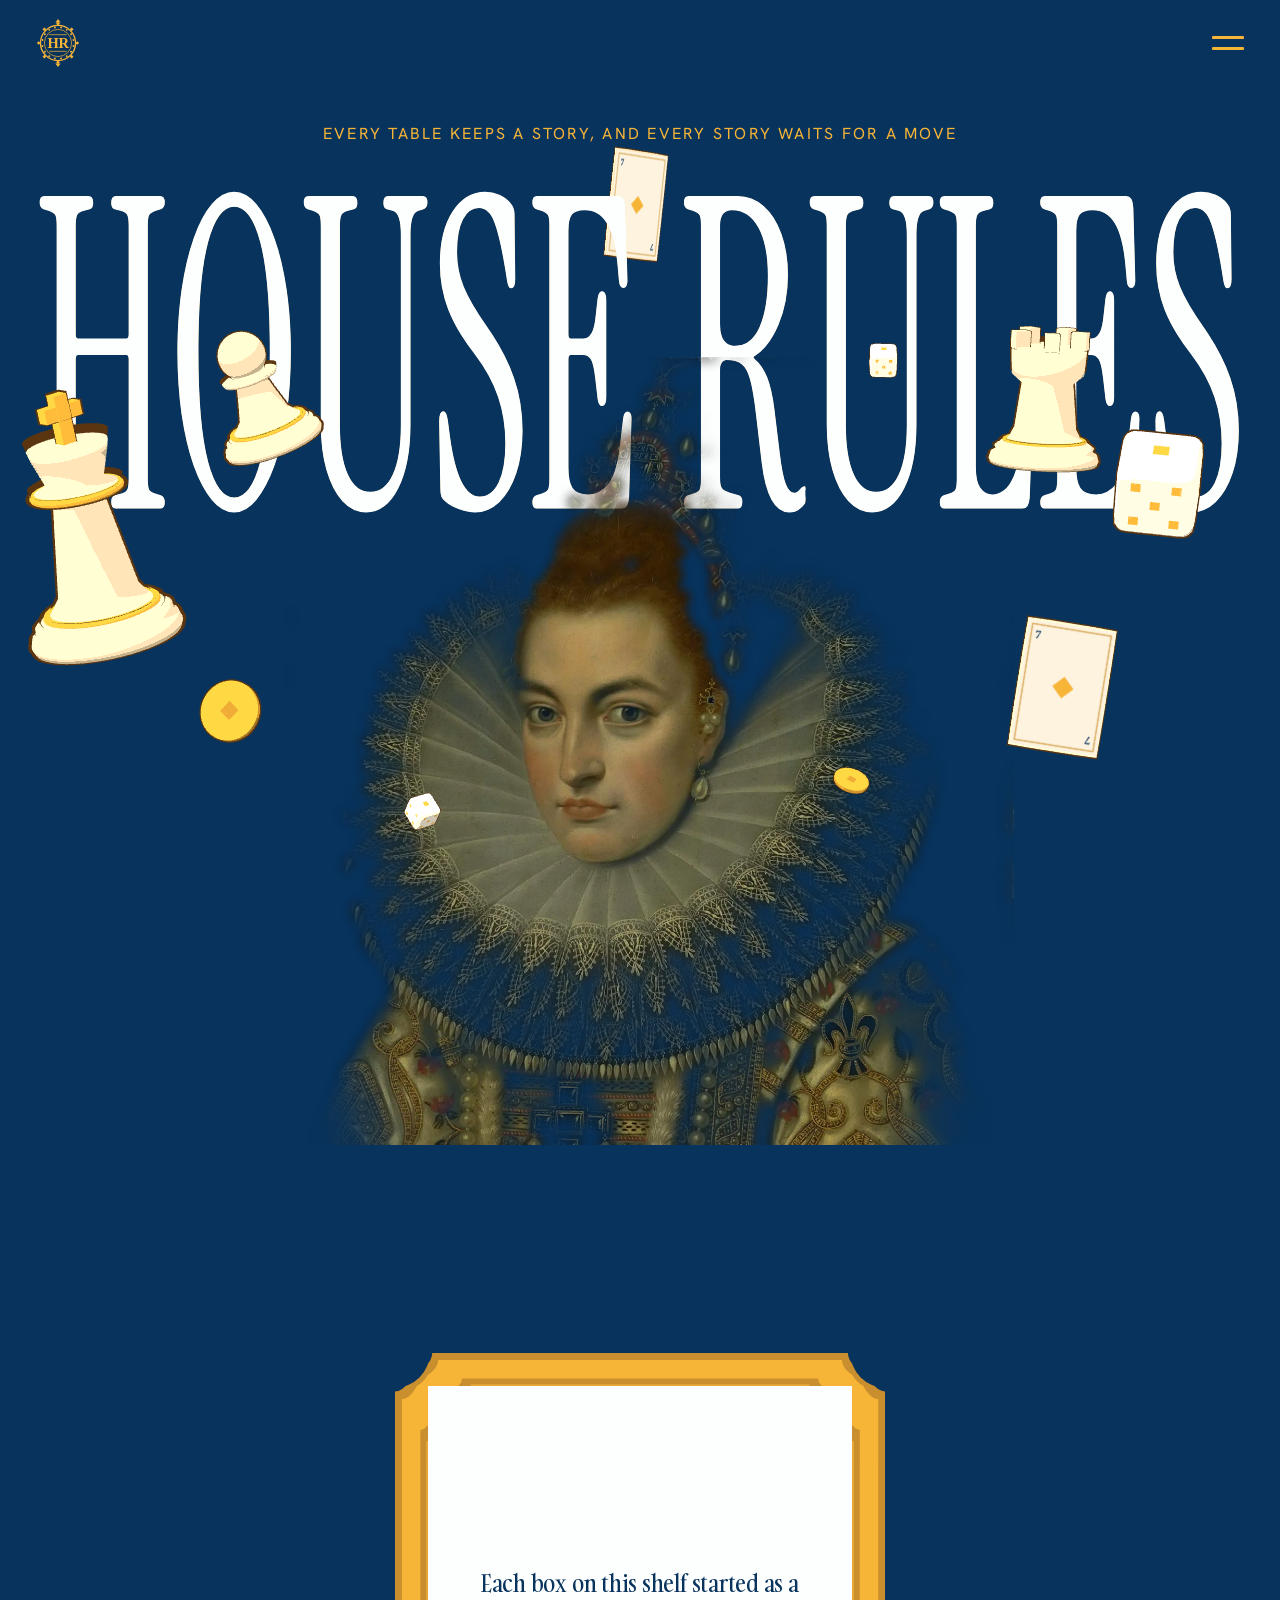
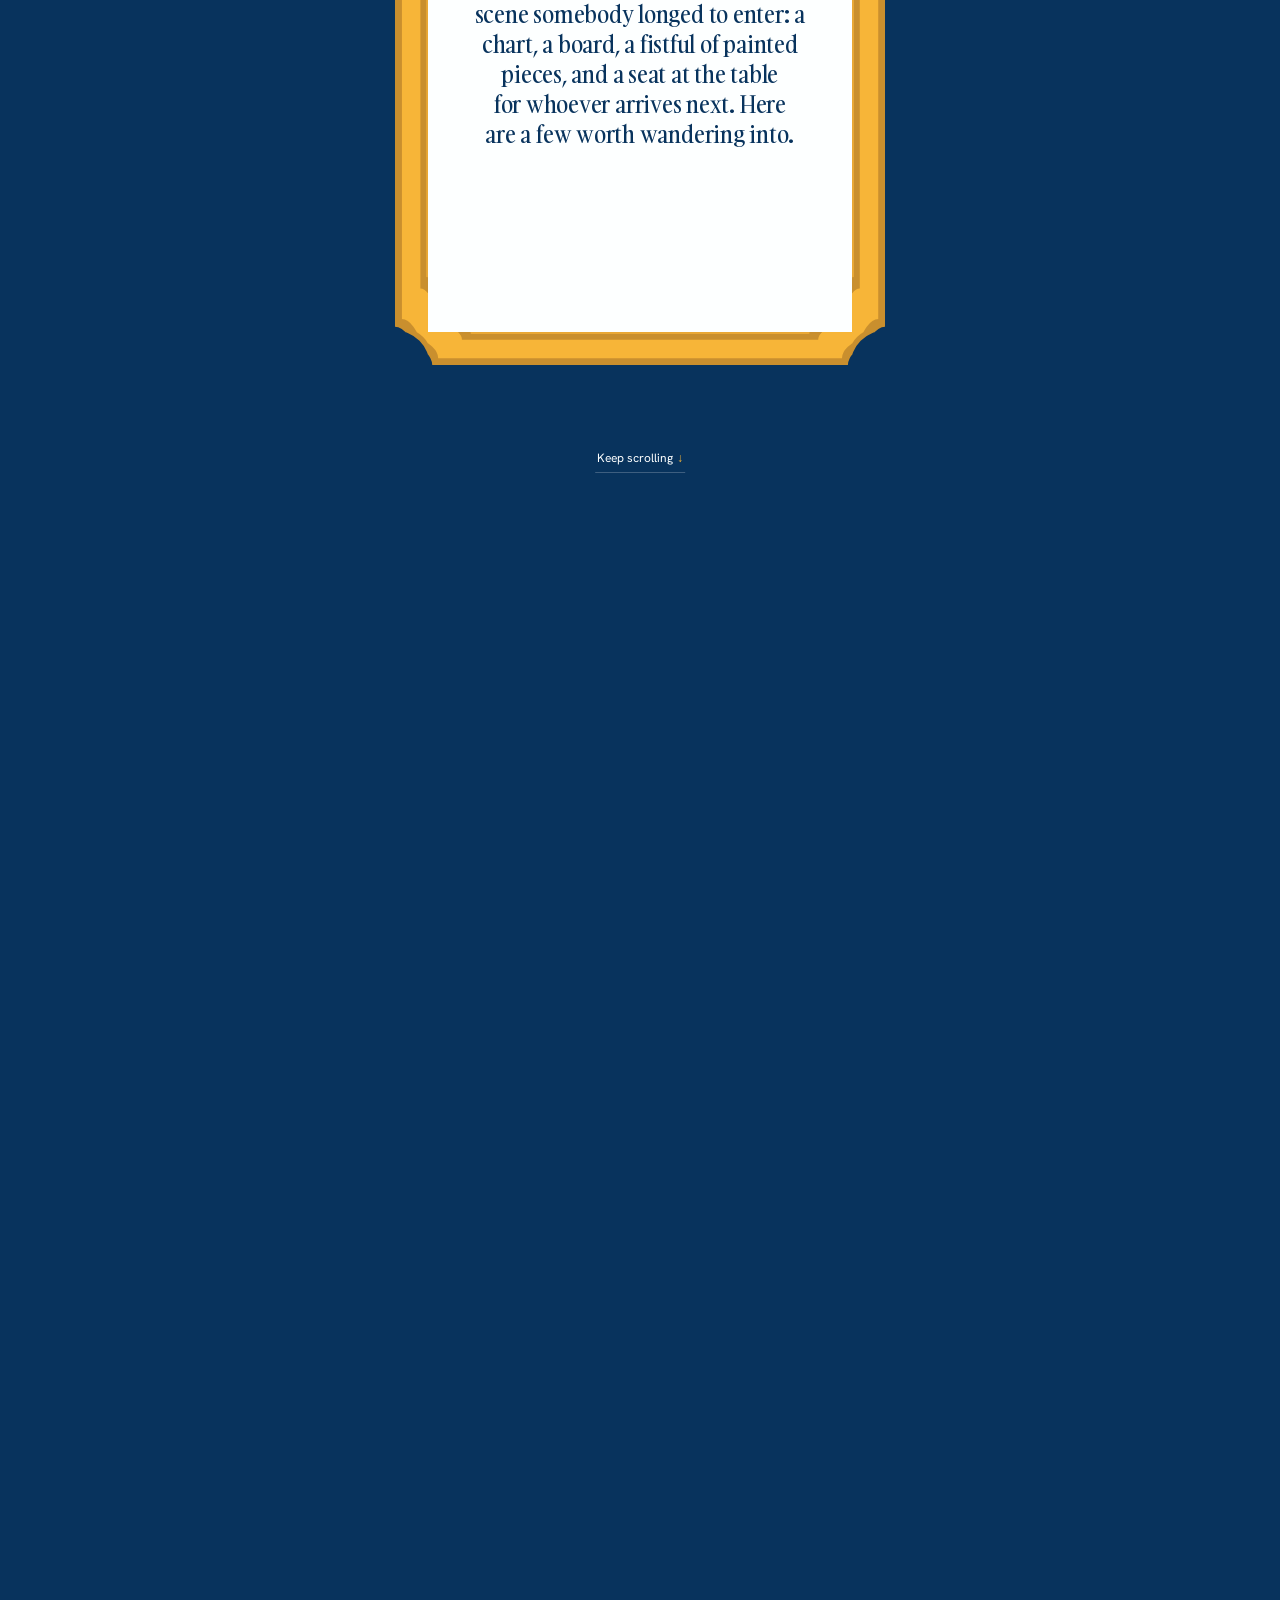
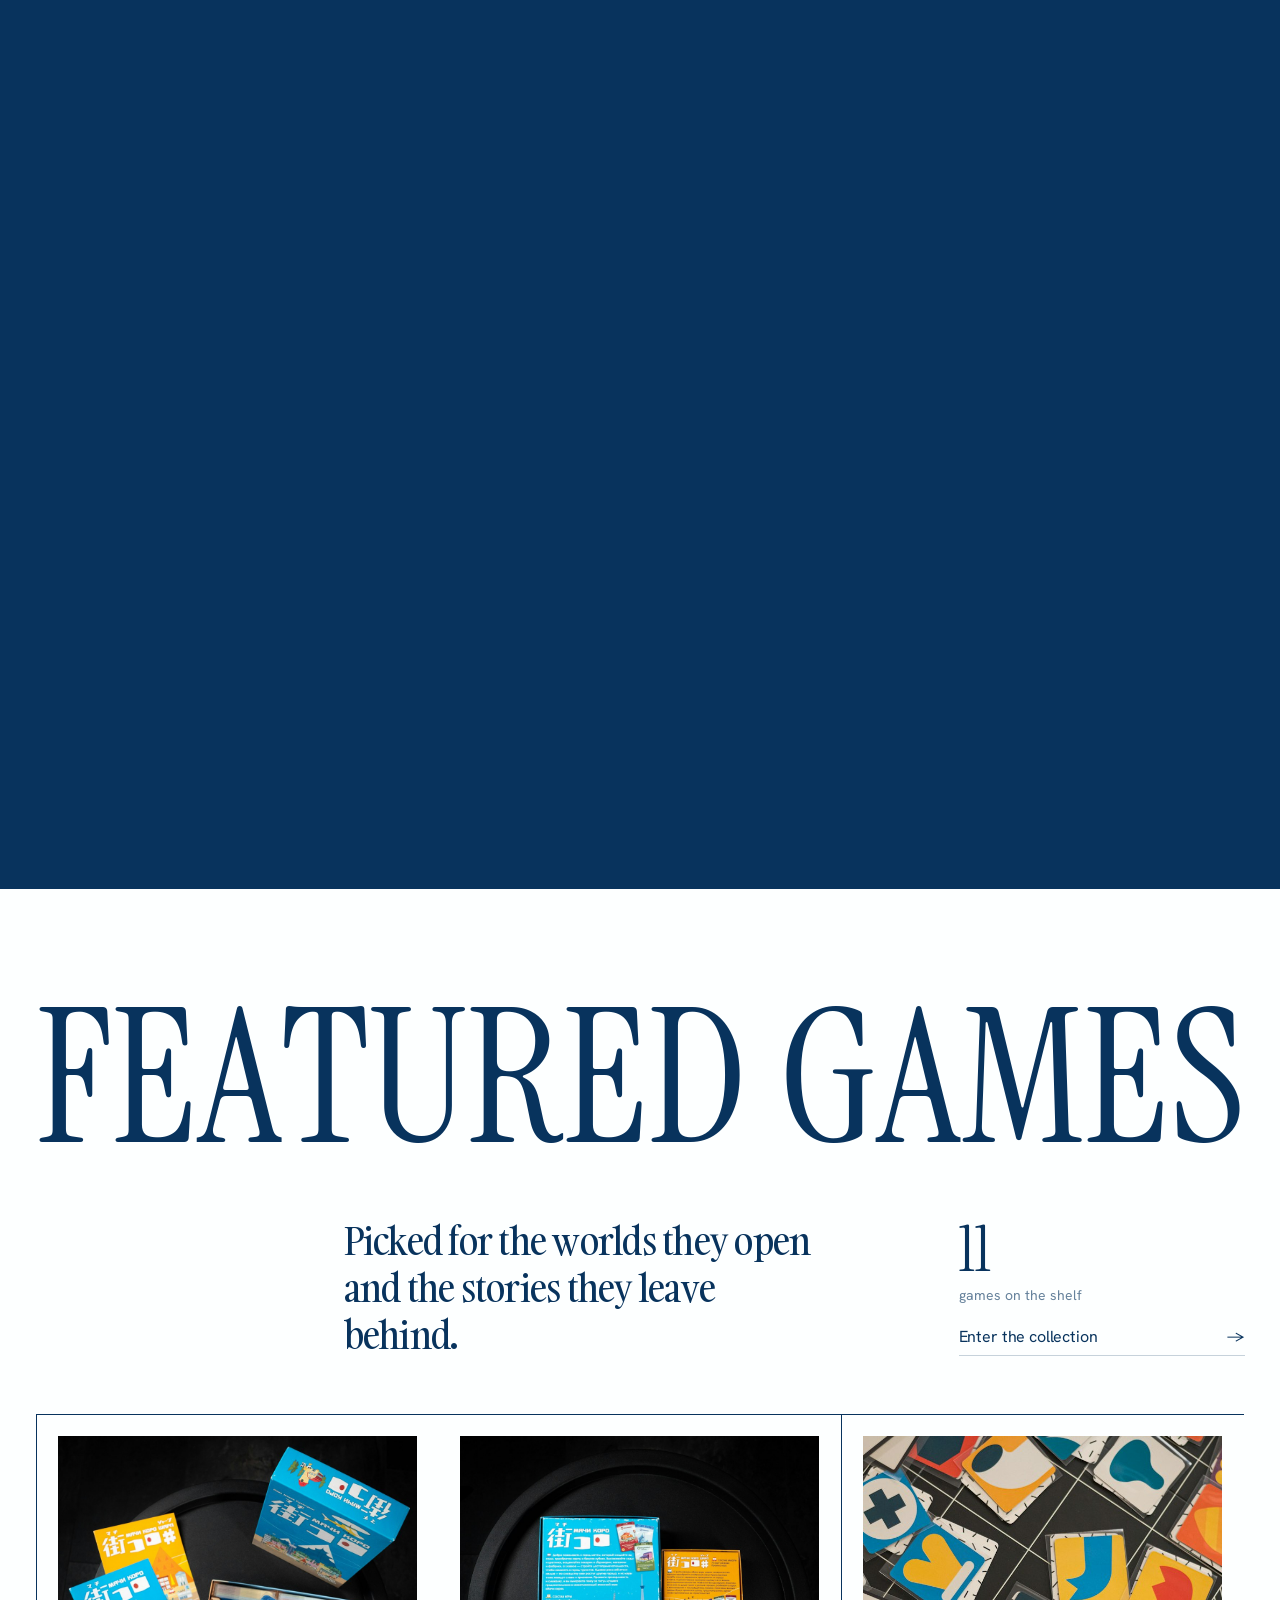
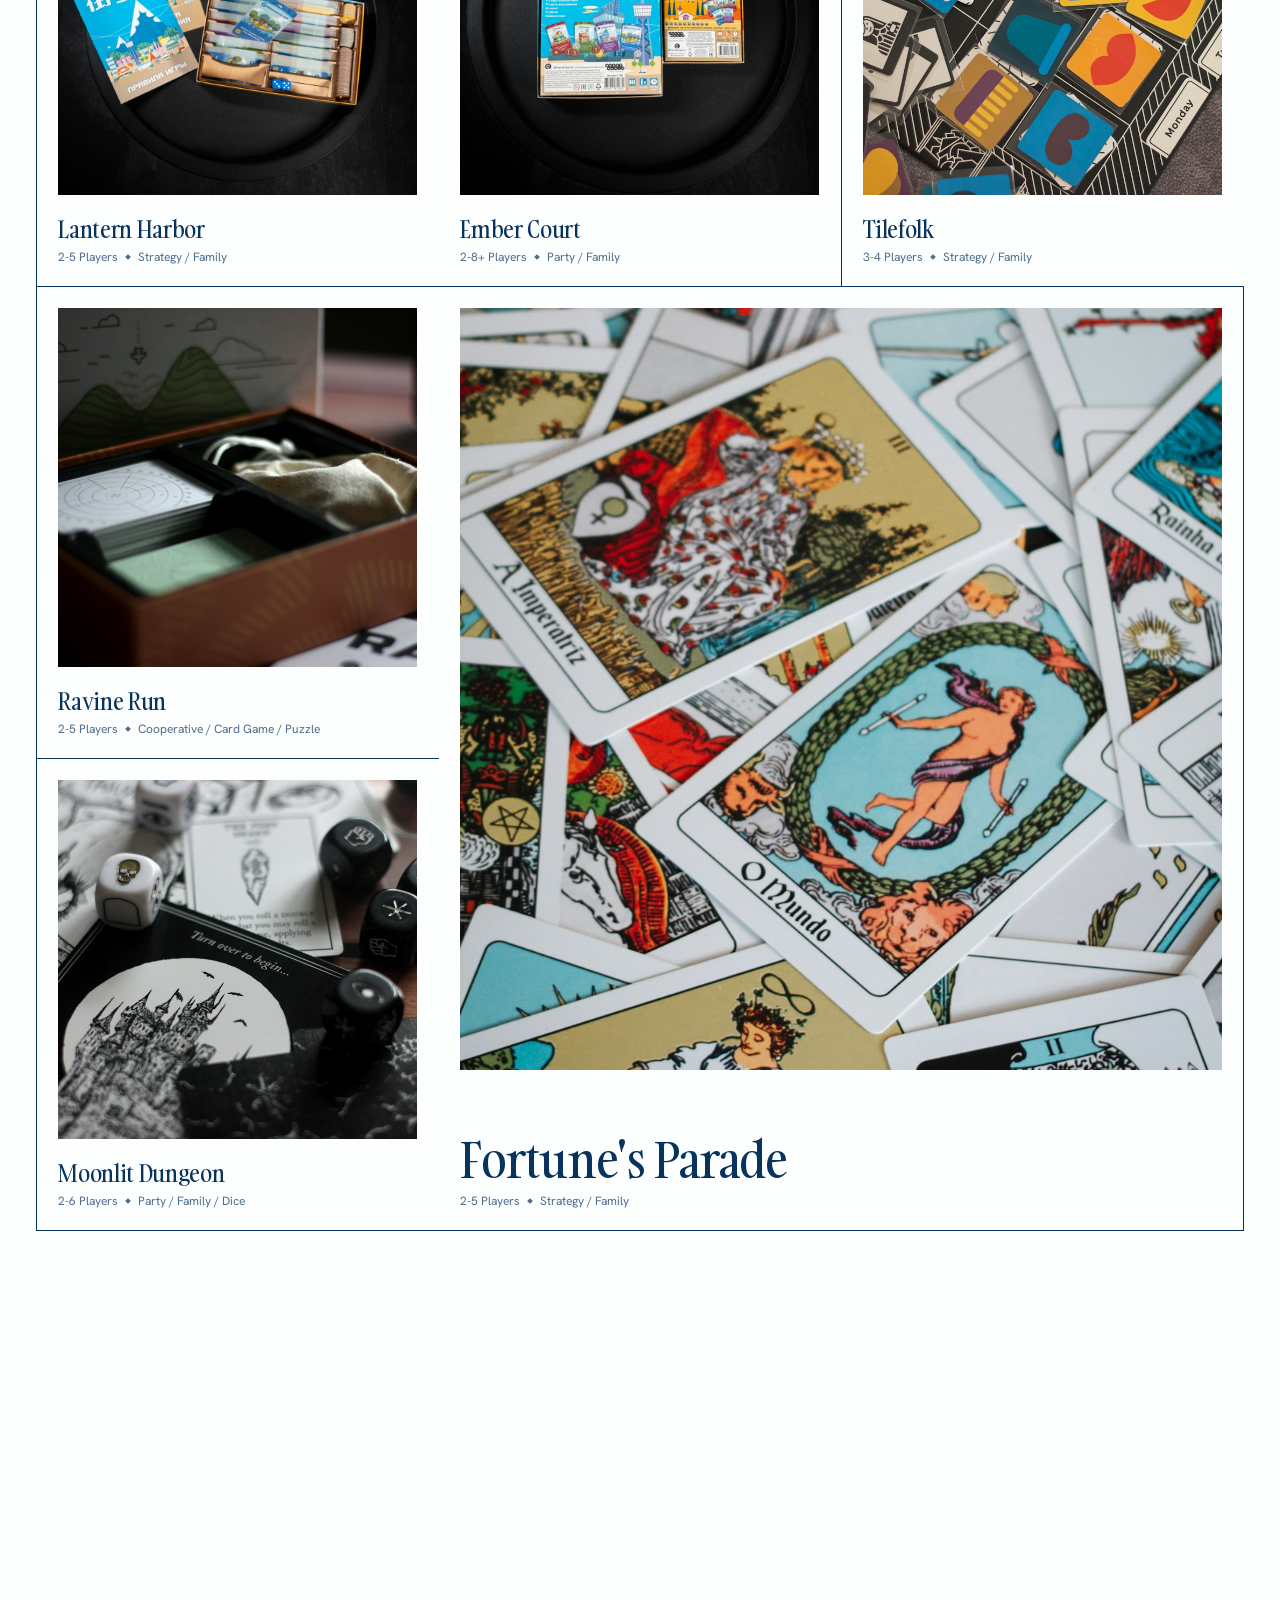
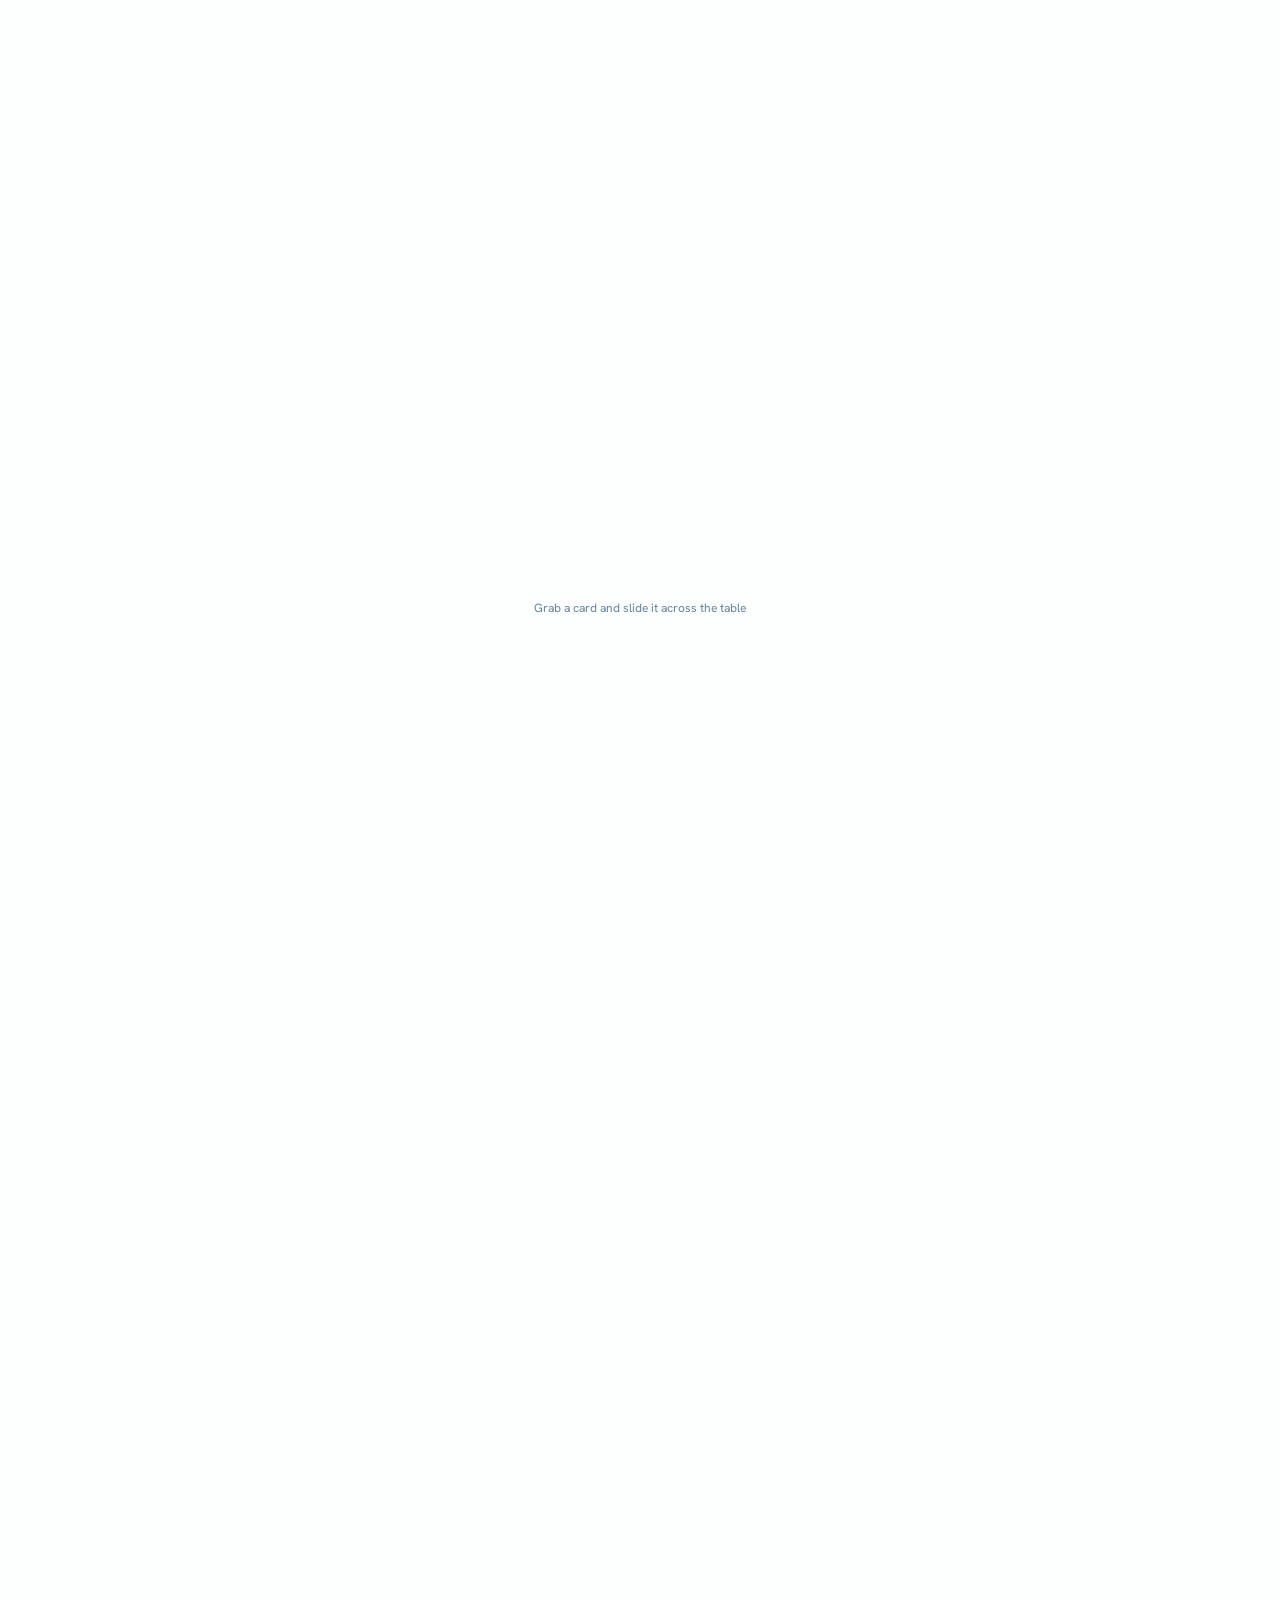
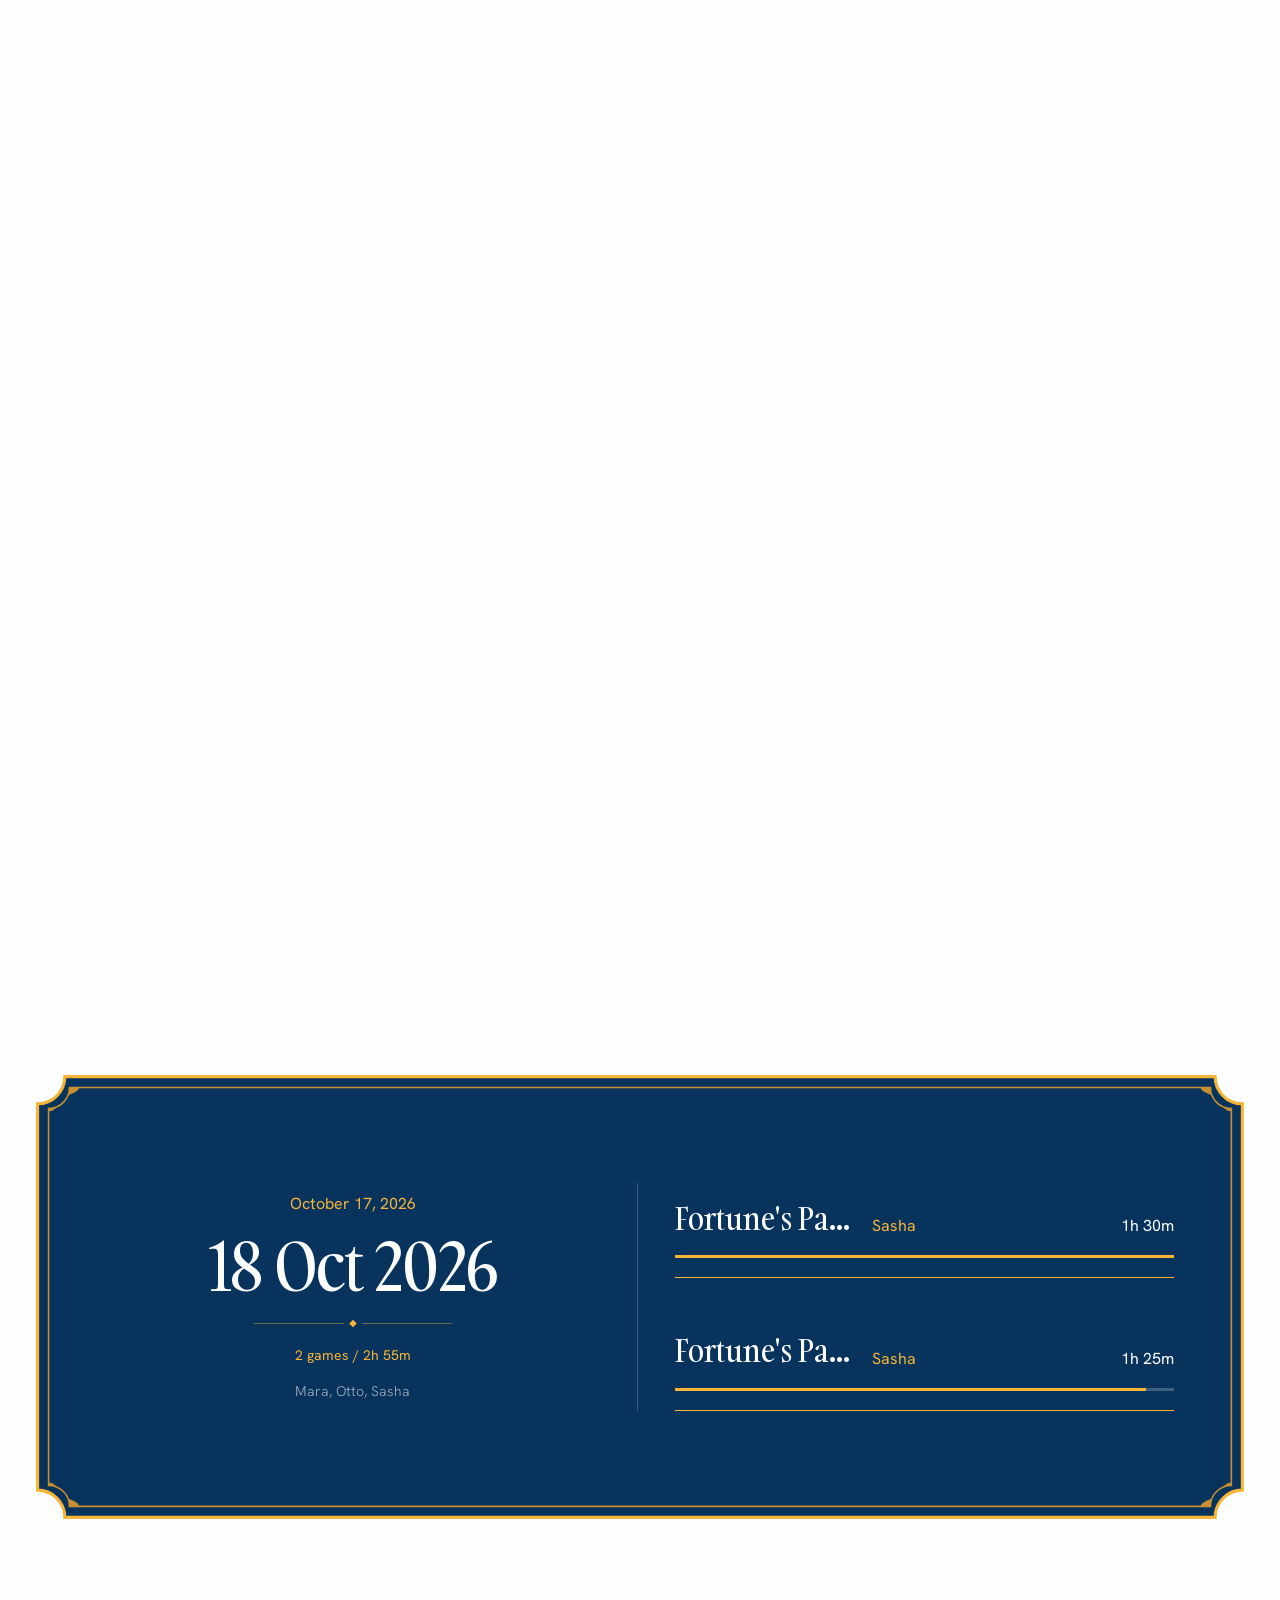
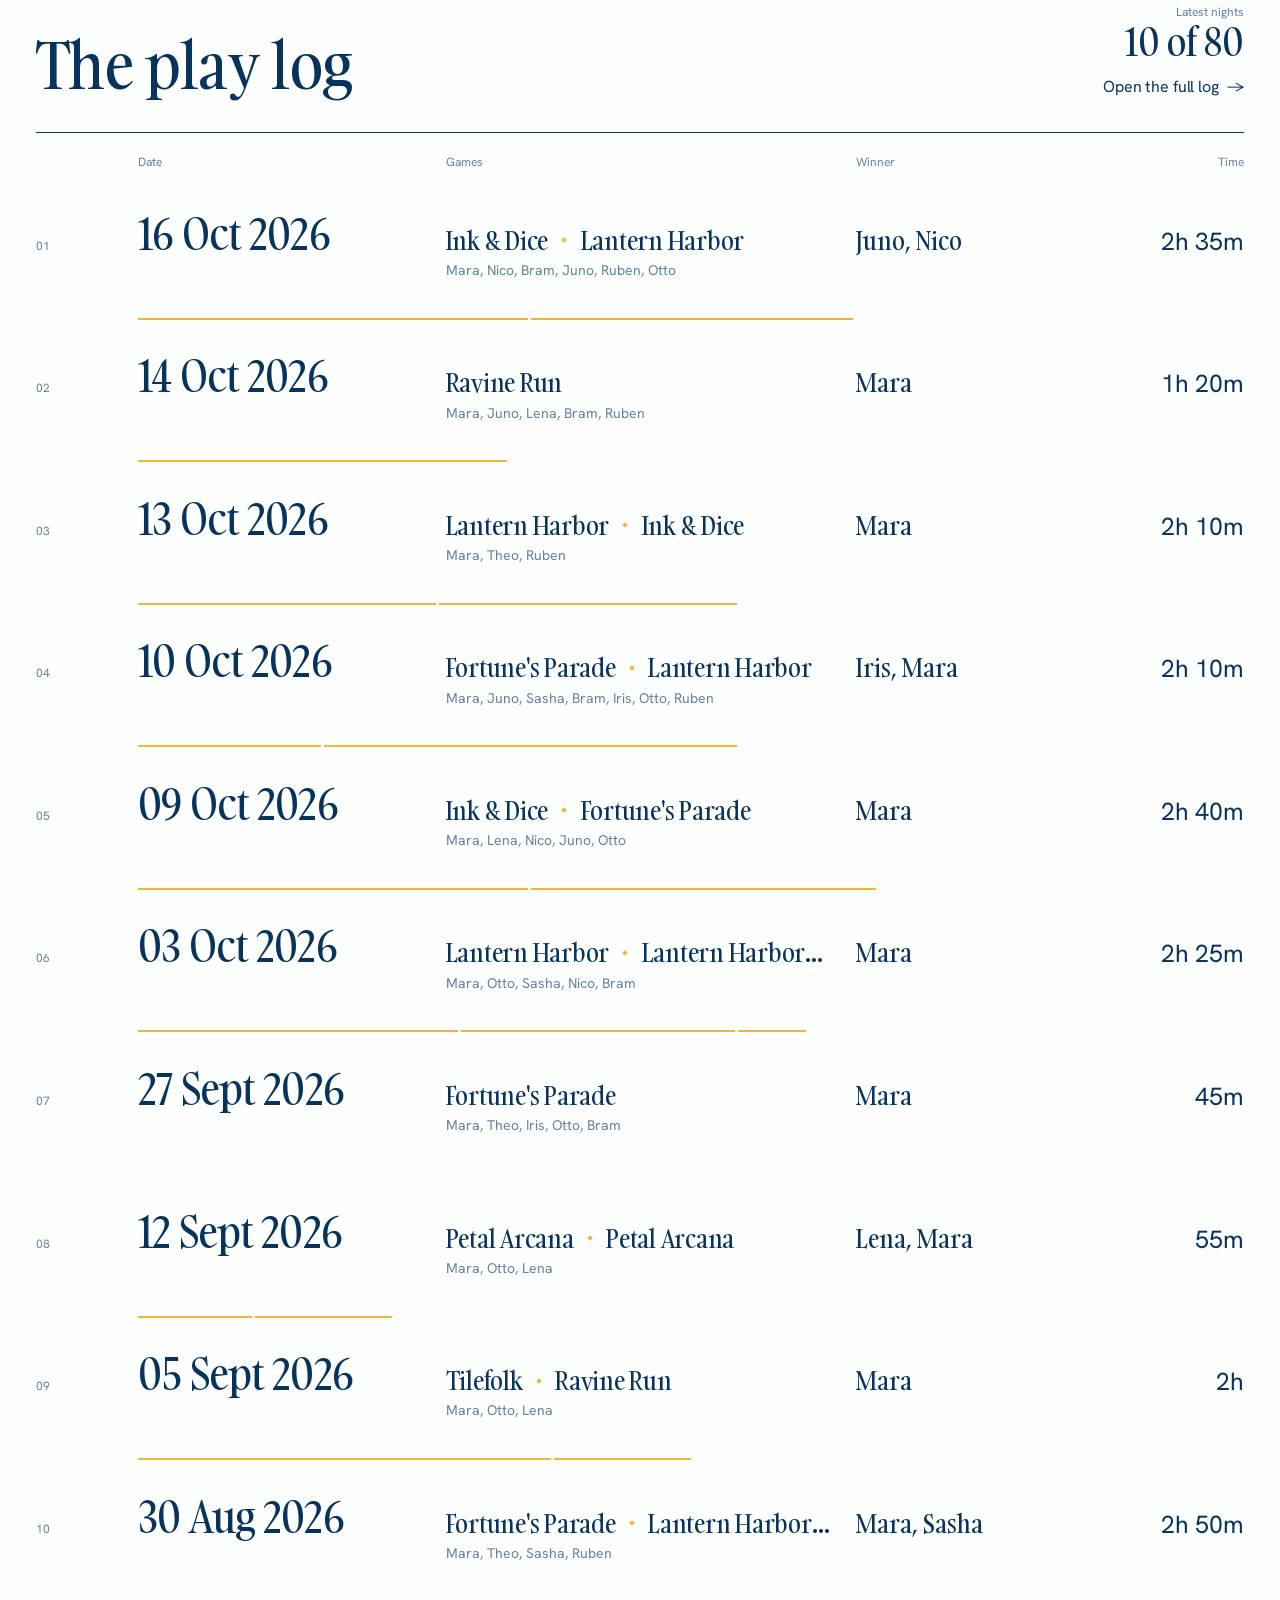
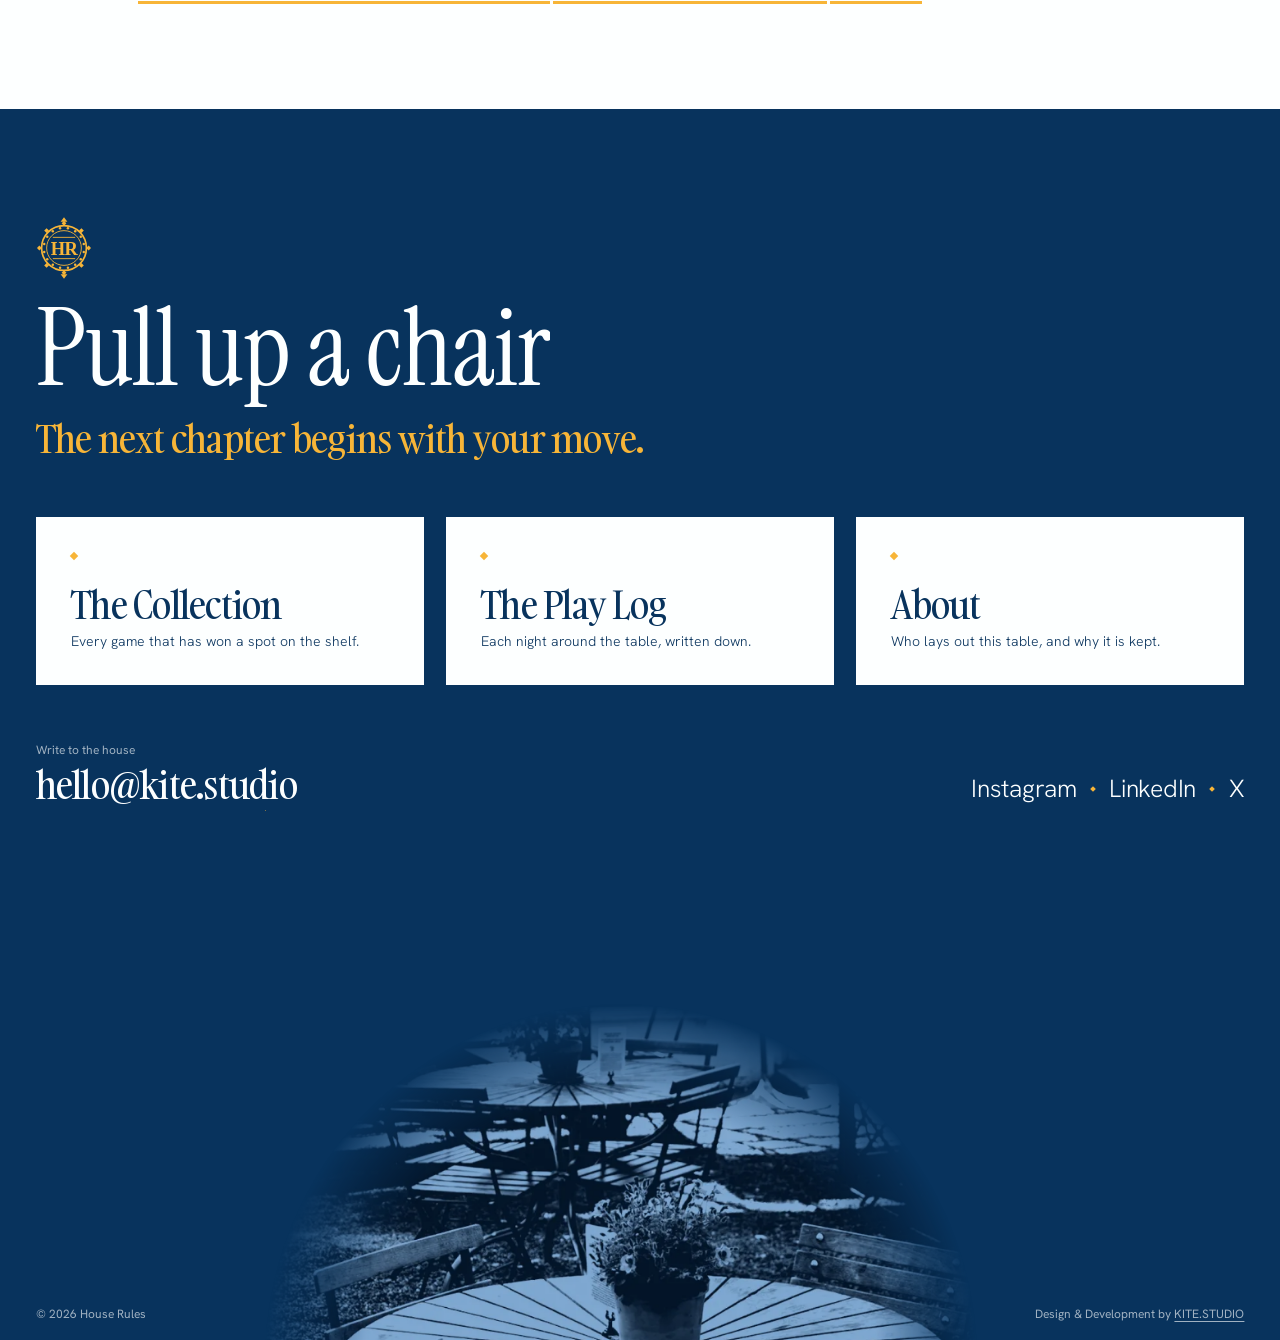
<file: index.html>
<!doctype html>
<html lang="en">
<head>
<meta charset="utf-8">
<meta name="viewport" content="width=device-width, initial-scale=1">
<title>House Rules — Board Game Shelf & Play Log</title>
<meta name="description" content="A private shelf of board games and a record of every night spent playing them.">
<meta name="theme-color" content="#08335d">
<link rel="icon" href="assets/img/logo-gold.svg" type="image/svg+xml">
<link rel="stylesheet" href="assets/css/style.css">
</head>
<body data-page="index">

<div class="loader" aria-hidden="true"><span class="loader__mark"></span></div>
<div class="ptrans" aria-hidden="true"><div class="ptrans__layer"></div><div class="ptrans__layer"></div><div class="ptrans__layer"></div><div class="ptrans__layer"><div class="ptrans__back"><span class="ptrans__markmask"><span class="ptrans__mark"></span></span></div></div></div>
<header class="nav" data-tone="dark">
  <a class="nav__logo" href="index.html" aria-label="House Rules, home"><i></i></a>
  <button class="nav__btn" type="button" aria-label="Menu" aria-expanded="false" aria-controls="menu"><span class="nav__icon"><i></i><i></i></span></button>
</header>
<nav class="menu" id="menu" aria-label="Main">
  <span class="menu__bg"></span><span class="menu__bg"></span><span class="menu__bg"></span><span class="menu__bg"></span>
  <div class="menu__items">
    <div class="menu__col menu__col--main"><div class="menu__links"><span class="mask"><a href="index.html"><span data-roll>Home</span></a></span><span class="mask"><a href="collection.html"><span data-roll>Collection</span></a></span><span class="mask"><a href="plays.html"><span data-roll>Play Log</span></a></span><span class="mask"><a href="about.html"><span data-roll>About</span></a></span></div></div>
    <div class="menu__col">
      <div class="menu__socials"><span class="mask"><a href="https://www.instagram.com/" target="_blank" rel="noopener"><span data-roll>Instagram</span></a></span><span class="mask"><a href="https://www.linkedin.com/" target="_blank" rel="noopener"><span data-roll>LinkedIn</span></a></span><span class="mask"><a href="https://x.com/" target="_blank" rel="noopener"><span data-roll>X</span></a></span></div>
      <div class="menu__credit"><span class="mask"><span>A project by</span></span><span class="mask"><a href="#"><span data-roll>KITE.STUDIO</span></a></span></div>
    </div>
  </div>
</nav>

<main id="main">
  <section class="hero" data-tone="dark" aria-label="House Rules">
    <div class="hero__stage">
      <canvas class="hero__canvas hero__canvas--back" aria-hidden="true"></canvas>
      <p class="hero__tagline">Every table keeps a story, and every story waits for a move</p>
      <div class="hero__titlebox"><h1 class="hero__title hero__title--echo" aria-hidden="true" data-fit data-fit-cap=".245" data-fit-grow="no">House Rules</h1><h1 class="hero__title hero__title--main" data-fit data-fit-cap=".245" data-fit-grow="no">House Rules</h1></div>
      <div class="hero__ill"><img src="assets/img/hero-cut.webp" alt="A painted noblewoman in a lace collar, the house's patron" fetchpriority="high"></div>
      <canvas class="hero__canvas hero__canvas--front" aria-hidden="true"></canvas>
    </div>
  </section>
  <section class="portal" data-tone="dark" aria-label="Introduction">
    <div class="portal__stage" data-tone="dark">
      <canvas class="portal__paint" aria-hidden="true"></canvas>
      <div class="portal__painting"><div class="portal__canvas"><p class="portal__text">Each box on this shelf started as a scene somebody longed to enter: a chart, a board, a fistful of painted pieces, and a seat at the table for whoever arrives next. Here are a few worth wandering into.</p></div></div>
      <div class="portal__cue"><span class="portal__cuelabel">Keep scrolling <span class="portal__cuearrow">↓</span></span><span class="portal__track"><span></span></span></div>
    </div>
  </section>
  <section class="featured" data-tone="light" aria-labelledby="featured-title">
    <div class="pghead">
      <div class="pghead__clip"><h2 class="pghead__title" id="featured-title" data-reveal="chars" data-fit data-fit-mode="font">Featured Games</h2></div>
      <div class="pghead__row"><span class="sep pghead__sep" data-reveal="rule"></span><p class="pghead__desc" data-reveal="lines">Picked for the worlds they open and the stories they leave behind.</p>
        <div class="pghead__aside" data-reveal="fade"><a class="catalog" href="collection.html"><span class="catalog__count">11</span><span class="catalog__cap">games on the shelf</span><span class="catalog__action"><span data-roll>Enter the collection</span><span class="arr">→</span></span></a></div></div>
    </div>
    <div class="grid grid--featured" data-list="featured"></div>
  </section>
  <section class="deck" data-tone="light" aria-label="House numbers">
    <div class="deck__sticky">
      <p class="deck__word" aria-hidden="true"><span class="deck__lm"><span class="deck__l">P</span></span><span class="deck__lm"><span class="deck__l">L</span></span><span class="deck__lm"><span class="deck__l">A</span></span><span class="deck__lm"><span class="deck__l">Y</span></span></p>
      <div class="deck__cards"></div>
      <p class="deck__hint">Grab a card and slide it across the table</p>
    </div>
  </section>
  <section class="table" data-tone="light" aria-labelledby="log-title">
    <div class="table__featured"></div>
    <div class="archive">
      <div class="archive__head"><h2 id="log-title" data-reveal="lines">The play log</h2>
        <div class="archive__aside"><dl class="totals"><div><dt>Latest nights</dt><dd>10 of 80</dd></div></dl><a class="arrow-link" href="plays.html"><span data-roll>Open the full log</span> <span class="arr">→</span></a></div></div>
      <div class="cols" aria-hidden="true"><span>Date</span><span>Games</span><span>Winner</span><span>Time</span></div>
      <ol class="archive__list" style="margin:0;padding:0;list-style:none"></ol>
    </div>
  </section>
</main>

<footer class="footer" data-tone="dark">
  <div class="footer__art" aria-hidden="true"><img src="assets/img/table-lit.webp" alt=""><canvas></canvas></div>
  <div class="footer__intro"><span class="footer__logo" aria-hidden="true"></span><h2 class="footer__title" data-reveal="chars">Pull up a chair</h2><p class="footer__tagline" data-reveal="lines">The next chapter begins with your move.</p></div>
  <div class="footer__places">
    <a class="place" href="collection.html"><span class="place__paint"></span><span class="place__paint"></span><span class="place__paint"></span><span class="place__paint"></span><span class="place__diamond"></span><span class="place__label">The Collection</span><span class="place__note">Every game that has won a spot on the shelf.</span></a>
    <a class="place" href="plays.html"><span class="place__paint"></span><span class="place__paint"></span><span class="place__paint"></span><span class="place__paint"></span><span class="place__diamond"></span><span class="place__label">The Play Log</span><span class="place__note">Each night around the table, written down.</span></a>
    <a class="place" href="about.html"><span class="place__paint"></span><span class="place__paint"></span><span class="place__paint"></span><span class="place__paint"></span><span class="place__diamond"></span><span class="place__label">About</span><span class="place__note">Who lays out this table, and why it is kept.</span></a>
  </div>
  <div class="footer__contact">
    <div class="footer__write"><p class="footer__label">Write to the house</p><a class="footer__email" href="mailto:hello@kite.studio"><span data-roll>hello@kite.studio</span></a></div>
    <ul class="footer__socials"><li><a href="https://www.instagram.com/" target="_blank" rel="noopener"><span data-roll>Instagram</span></a></li><li><a href="https://www.linkedin.com/" target="_blank" rel="noopener"><span data-roll>LinkedIn</span></a></li><li><a href="https://x.com/" target="_blank" rel="noopener"><span data-roll>X</span></a></li></ul>
  </div>
  <div class="footer__space"></div>
  <div class="footer__bottom"><p>© 2026 House Rules</p><p>Design &amp; Development by <a href="#">KITE.STUDIO</a></p></div>
</footer>

<div class="modal" role="dialog" aria-modal="true" aria-labelledby="modal-title">
  <button class="modal__backdrop" type="button" aria-label="Close" tabindex="-1"></button>
  <div class="modal__layer modal__layer--g"></div><div class="modal__layer modal__layer--o"></div><div class="modal__layer modal__layer--t"></div>
  <div class="modal__layer modal__panel">
    <div class="modal__image"><figure class="modal__plate"><div class="modal__plateimg"><img src="assets/img/g01.jpg" alt="" loading="lazy"></div><span class="modal__plinth"></span></figure></div>
    <div class="modal__content">
      <button class="modal__close" type="button" aria-label="Close"><span></span></button>
      <p class="modal__medium"></p>
      <div class="modal__heading"><div class="modal__tmask"><h2 class="modal__title" id="modal-title"></h2></div><div class="modal__rule"></div></div>
      <div class="modal__body"><p class="modal__maker"></p><p class="modal__desc"></p></div>
      <div class="modal__facts"><div class="modal__record"><p class="modal__count"></p><p class="modal__cap">nights at the table</p></div><dl class="modal__ledger"></dl></div>
      <div class="modal__pager">
        <button class="modal__plink modal__plink--prev" type="button"><span class="modal__plabel"><span class="modal__parr">←</span> Previous</span><span class="modal__ptitle"></span></button>
        <button class="modal__plink modal__plink--next" type="button"><span class="modal__plabel">Next <span class="modal__parr">→</span></span><span class="modal__ptitle"></span></button>
      </div>
    </div>
  </div>
</div>

<script src="assets/js/vendor/lenis.min.js"></script>
<script src="assets/js/data.js"></script>
<script src="assets/js/vendor/three.min.js"></script>
<script src="assets/js/pieces.js"></script>
<script src="assets/js/home.js"></script>
<script src="assets/js/core.js"></script>
</body>
</html>
</file>
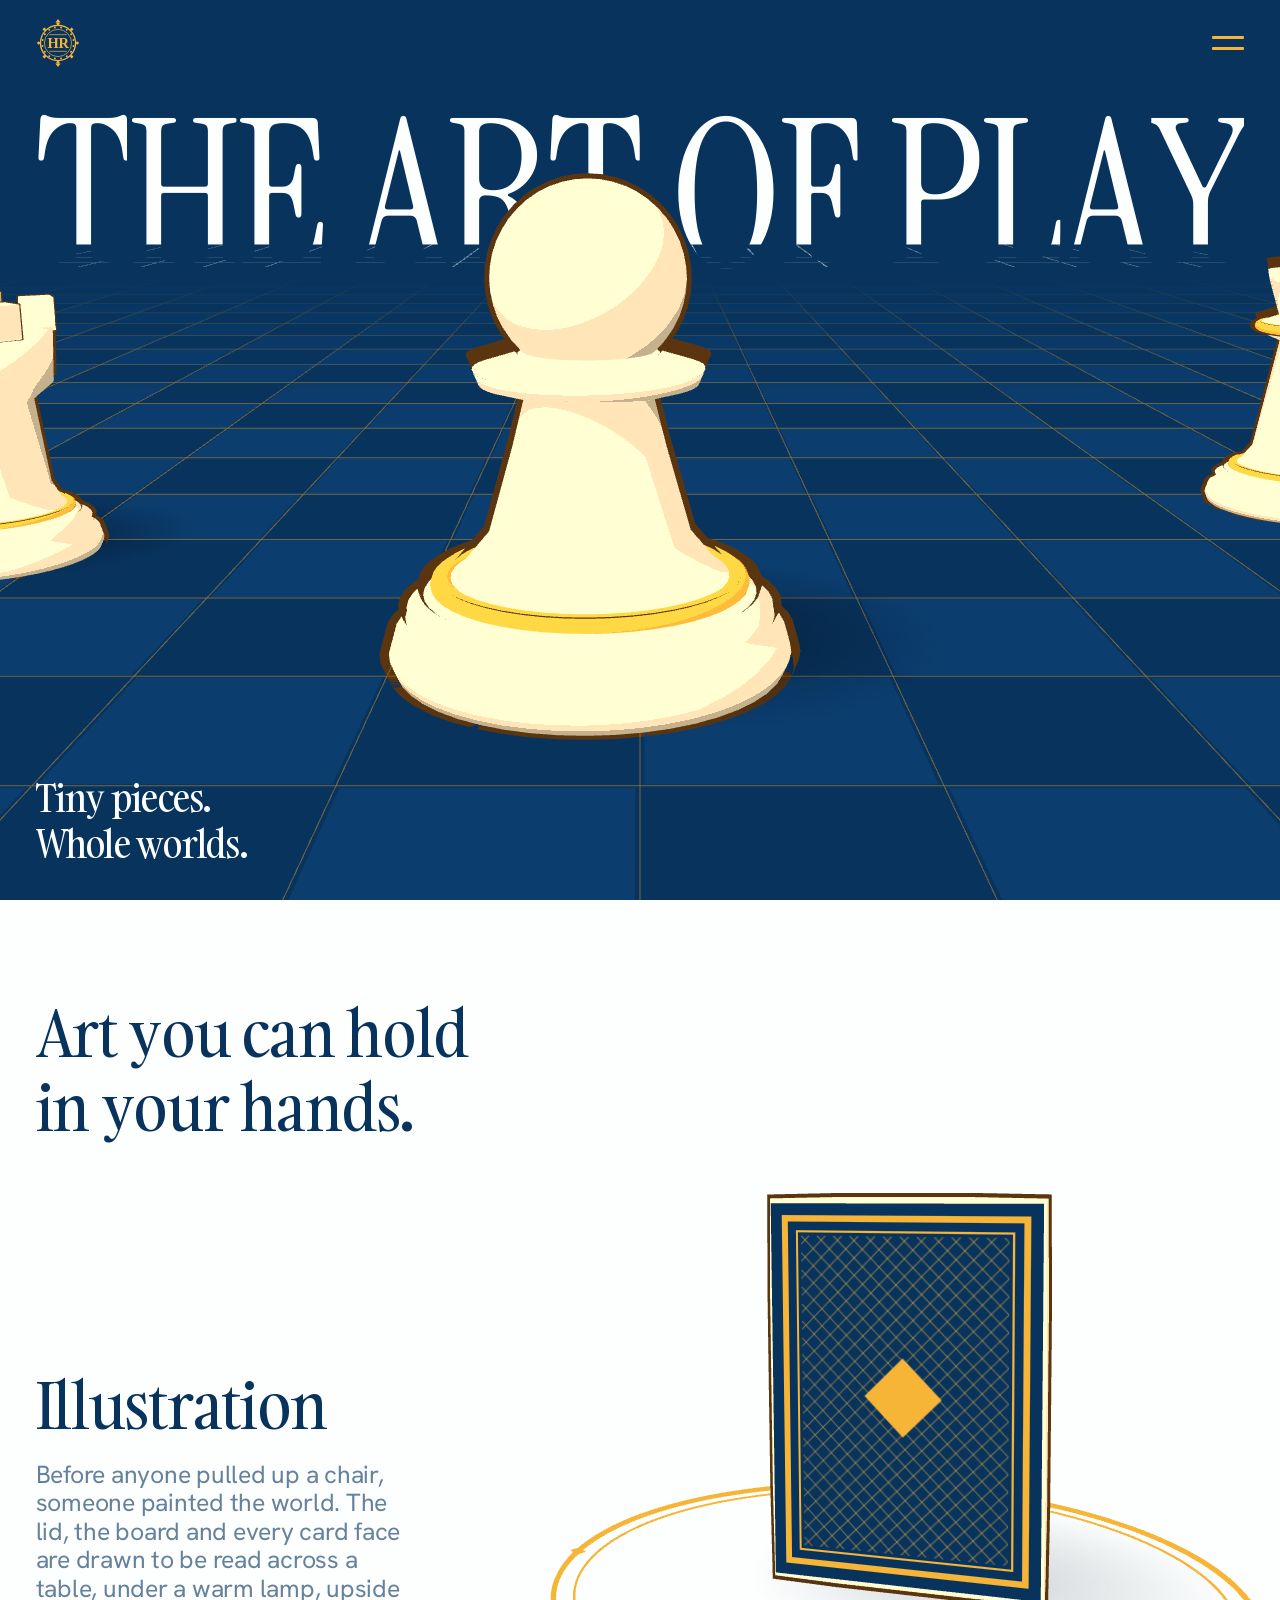
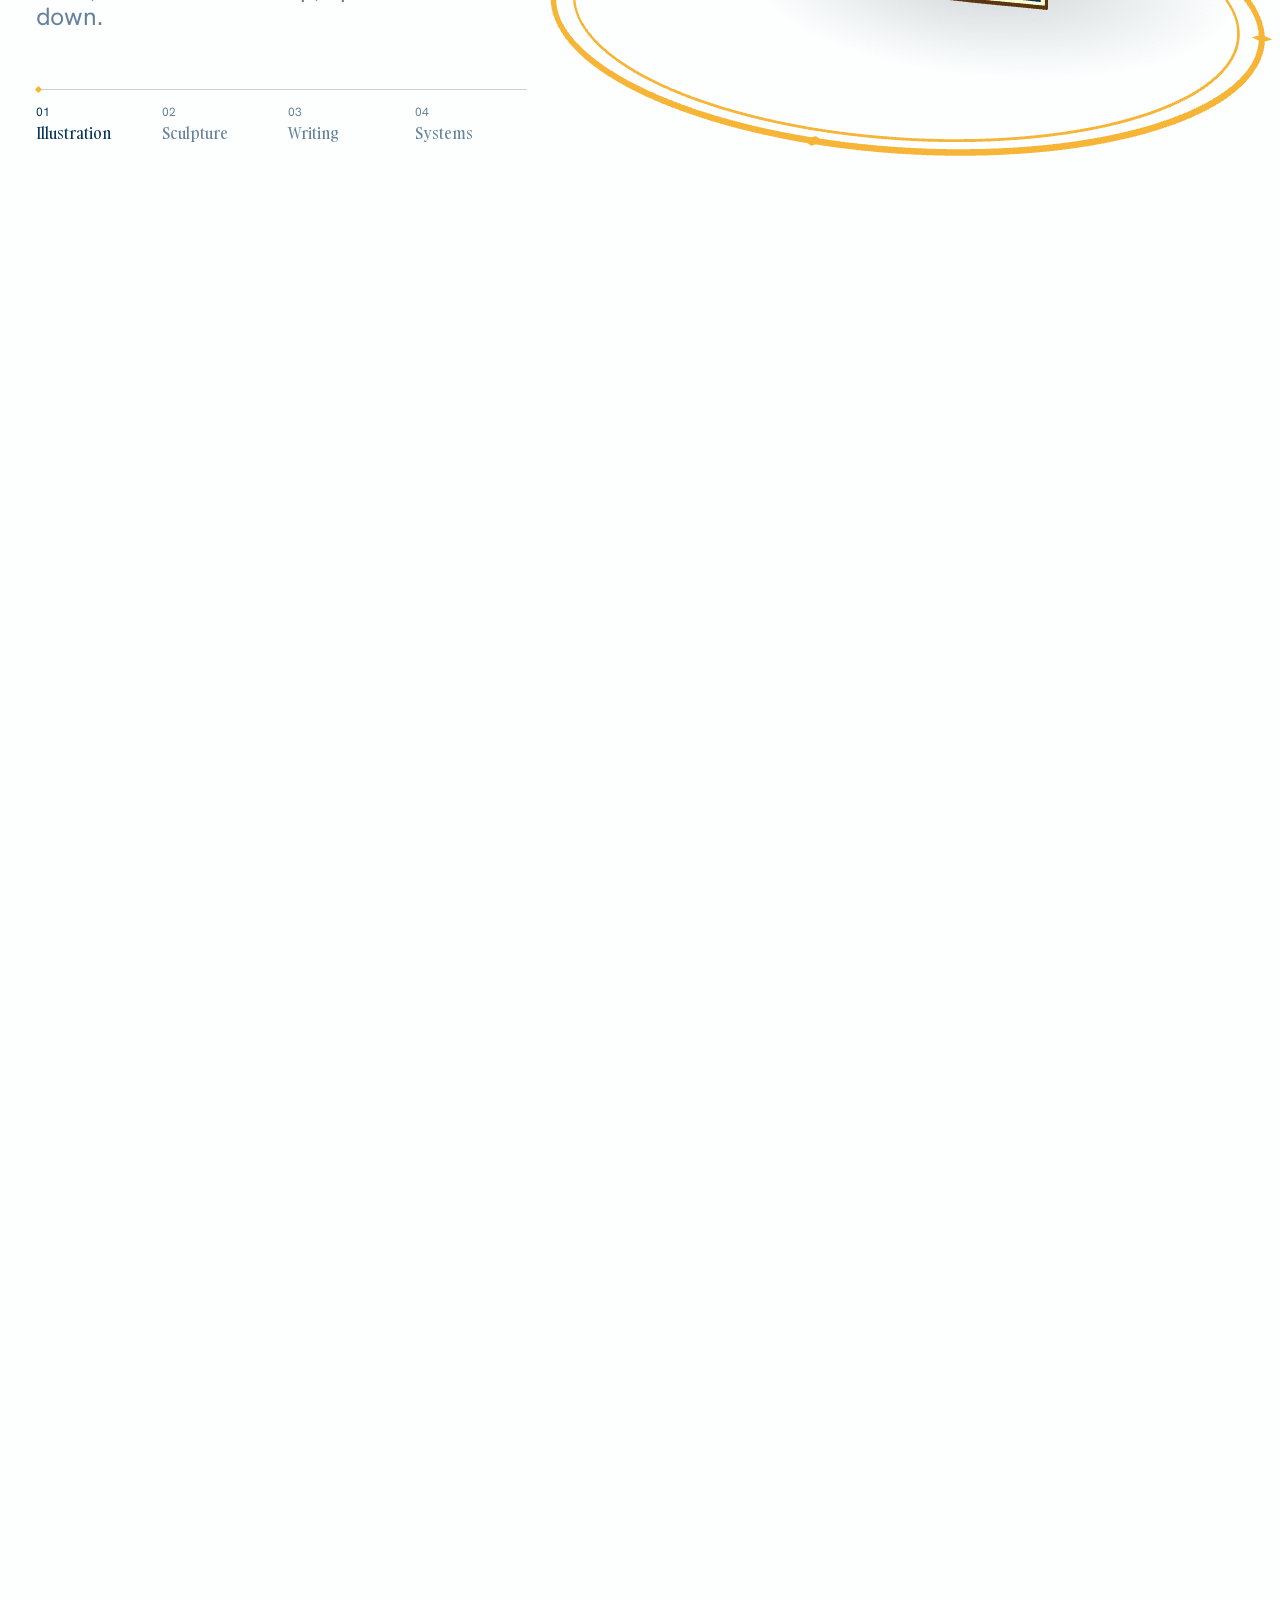
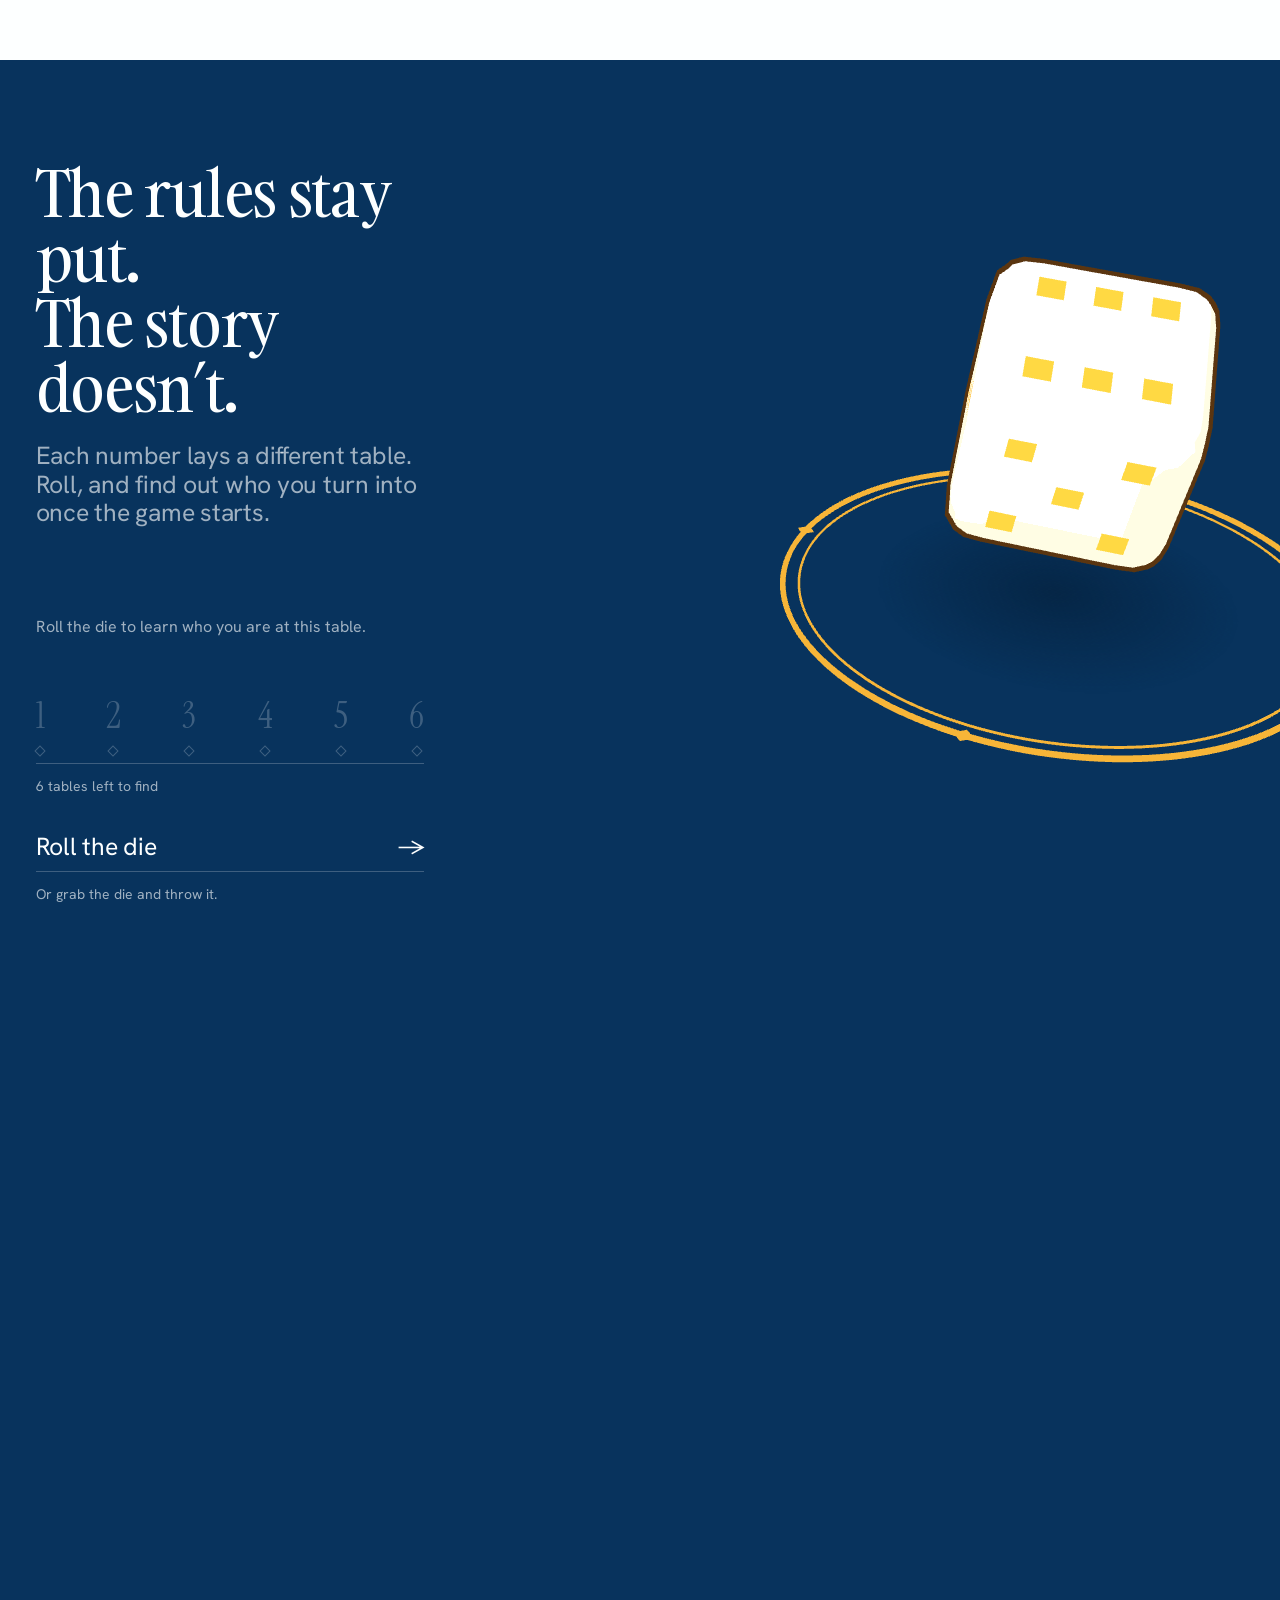
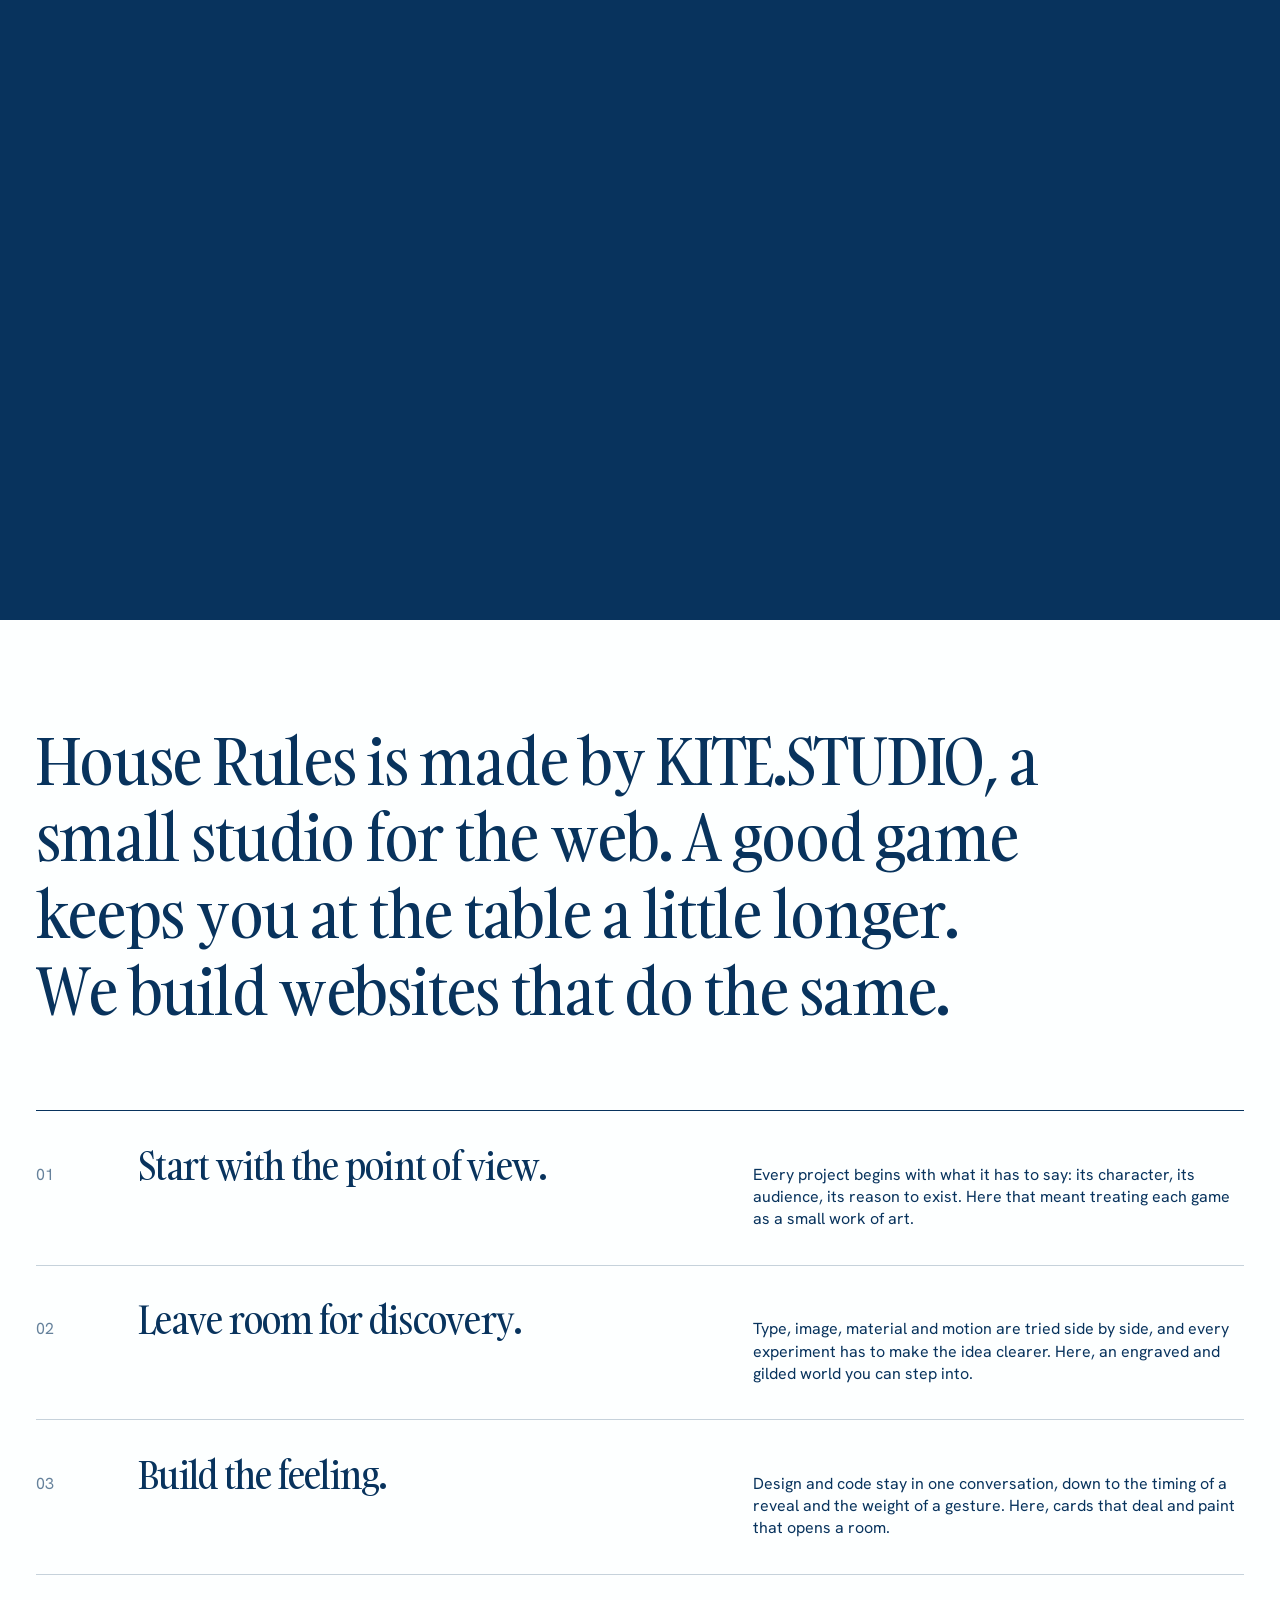
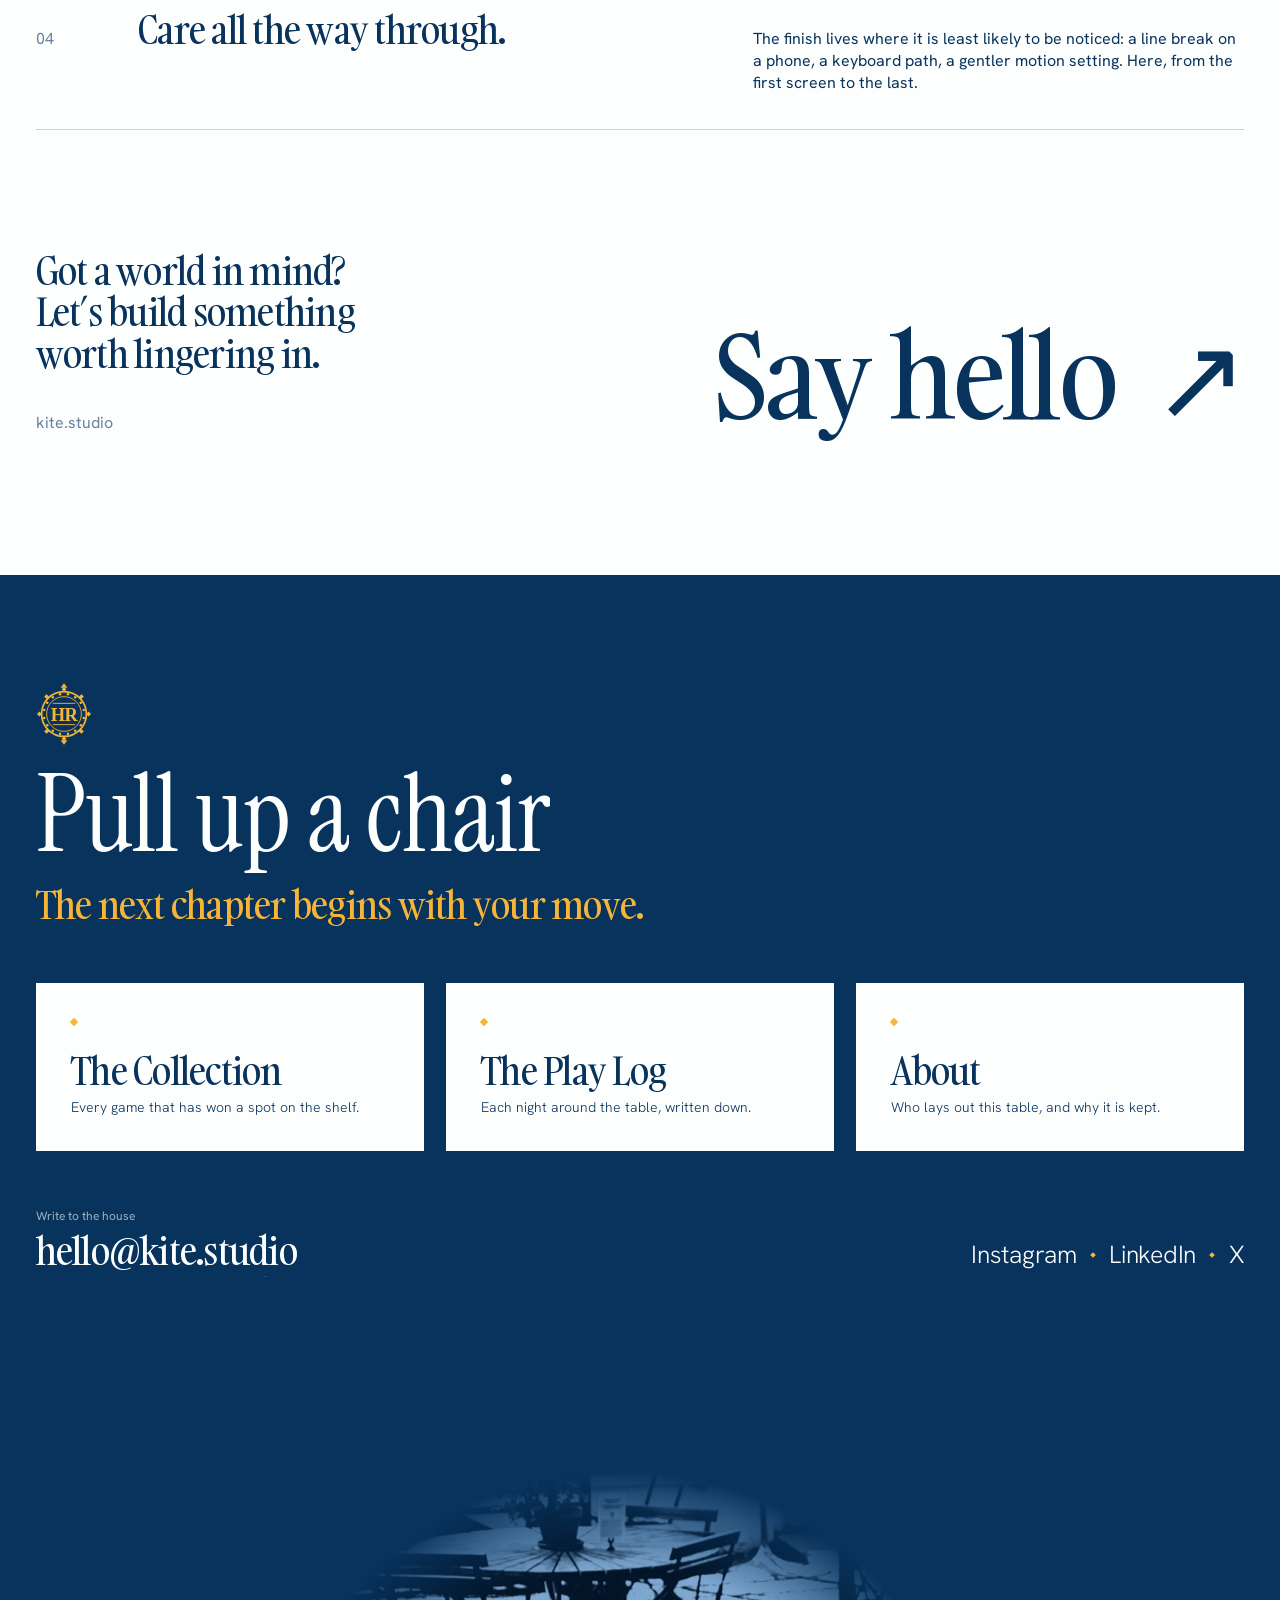
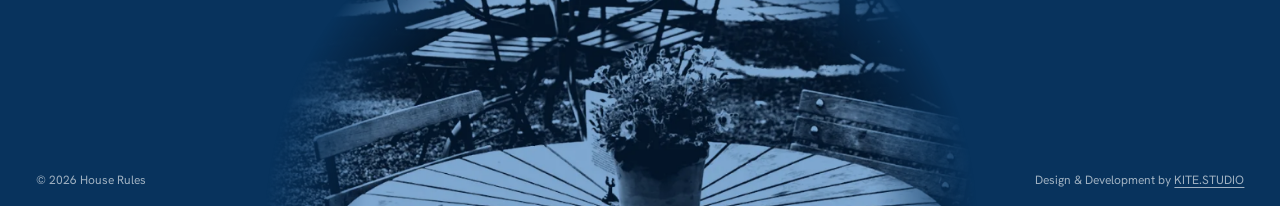
<file: about.html>
<!doctype html>
<html lang="en">
<head>
<meta charset="utf-8">
<meta name="viewport" content="width=device-width, initial-scale=1">
<title>The Art of Play — House Rules</title>
<meta name="description" content="Why this table is kept, and the crafts that make a game worth sitting down for.">
<meta name="theme-color" content="#08335d">
<link rel="icon" href="assets/img/logo-gold.svg" type="image/svg+xml">
<link rel="stylesheet" href="assets/css/style.css">
</head>
<body data-page="about">

<div class="loader" aria-hidden="true"><span class="loader__mark"></span></div>
<div class="ptrans" aria-hidden="true"><div class="ptrans__layer"></div><div class="ptrans__layer"></div><div class="ptrans__layer"></div><div class="ptrans__layer"><div class="ptrans__back"><span class="ptrans__markmask"><span class="ptrans__mark"></span></span></div></div></div>
<header class="nav" data-tone="dark">
  <a class="nav__logo" href="index.html" aria-label="House Rules, home"><i></i></a>
  <button class="nav__btn" type="button" aria-label="Menu" aria-expanded="false" aria-controls="menu"><span class="nav__icon"><i></i><i></i></span></button>
</header>
<nav class="menu" id="menu" aria-label="Main">
  <span class="menu__bg"></span><span class="menu__bg"></span><span class="menu__bg"></span><span class="menu__bg"></span>
  <div class="menu__items">
    <div class="menu__col menu__col--main"><div class="menu__links"><span class="mask"><a href="index.html"><span data-roll>Home</span></a></span><span class="mask"><a href="collection.html"><span data-roll>Collection</span></a></span><span class="mask"><a href="plays.html"><span data-roll>Play Log</span></a></span><span class="mask"><a href="about.html"><span data-roll>About</span></a></span></div></div>
    <div class="menu__col">
      <div class="menu__socials"><span class="mask"><a href="https://www.instagram.com/" target="_blank" rel="noopener"><span data-roll>Instagram</span></a></span><span class="mask"><a href="https://www.linkedin.com/" target="_blank" rel="noopener"><span data-roll>LinkedIn</span></a></span><span class="mask"><a href="https://x.com/" target="_blank" rel="noopener"><span data-roll>X</span></a></span></div>
      <div class="menu__credit"><span class="mask"><span>A project by</span></span><span class="mask"><a href="#"><span data-roll>KITE.STUDIO</span></a></span></div>
    </div>
  </div>
</nav>

<main id="main">
  <section class="ahero" data-tone="dark" aria-labelledby="about-title">
    <div class="ahero__stage" aria-hidden="true"><canvas></canvas></div>
    <div class="ahero__tmask"><h1 class="ahero__title" id="about-title" data-fit data-fit-cap=".118">The Art of Play</h1></div>
    <div class="ahero__foot"><p class="ahero__statement" data-intro="lines">Tiny pieces.<br>Whole worlds.</p></div>
  </section>
  <section class="crafts" data-tone="light" aria-labelledby="crafts-title">
    <div class="crafts__pin">
      <div class="crafts__stage" aria-hidden="true"><canvas></canvas></div>
      <div class="crafts__copy">
        <h2 class="crafts__title" id="crafts-title" data-reveal="lines">Art you can hold in your hands.</h2>
        <div class="chapters"><div class="chapter" data-active="true"><p class="chapter__name"><span>Illustration</span></p><p class="chapter__body">Before anyone pulled up a chair, someone painted the world. The lid, the board and every card face are drawn to be read across a table, under a warm lamp, upside down.</p></div><div class="chapter" data-active="idle"><p class="chapter__name"><span>Sculpture</span></p><p class="chapter__body">A crown you can turn between two fingers. Every piece is shaped to be known at a glance, lifted without looking and held for a whole evening.</p></div><div class="chapter" data-active="idle"><p class="chapter__name"><span>Writing</span></p><p class="chapter__body">The rulebook is a short story told in steps. It has to teach, end arguments and set a mood, and the whole world lives between its lines.</p></div><div class="chapter" data-active="idle"><p class="chapter__name"><span>Systems</span></p><p class="chapter__body">Luck and choice, weighed by hand. A good system makes each decision feel like yours and gives everyone a reason to stay seated.</p></div></div>
        <div class="crafts__nav"><span class="crafts__track"><span></span></span><div class="crafts__list"><button class="crafts__item" type="button" aria-current="true"><span class="crafts__num">01</span><span class="crafts__name">Illustration</span></button><button class="crafts__item" type="button" ><span class="crafts__num">02</span><span class="crafts__name">Sculpture</span></button><button class="crafts__item" type="button" ><span class="crafts__num">03</span><span class="crafts__name">Writing</span></button><button class="crafts__item" type="button" ><span class="crafts__num">04</span><span class="crafts__name">Systems</span></button></div></div>
      </div>
    </div>
  </section>
  <section class="dplay" data-tone="dark" aria-labelledby="dice-title">
    <div class="dplay__pin">
      <div class="dplay__stage" aria-hidden="true"><canvas></canvas></div>
      <div class="dplay__copy"><h2 class="dplay__title" id="dice-title">The rules stay put.<br>The story doesn’t.</h2><p class="dplay__lead">Each number lays a different table. Roll, and find out who you turn into once the game starts.</p></div>
      <div class="dplay__readout" aria-live="polite"><span class="dplay__rmask"><span class="dplay__num"></span></span><span class="dplay__rcopy"><span class="dplay__rmask"><span class="dplay__pname"></span></span><span class="dplay__pbody"></span></span><span class="dplay__pbody dplay__intro">Roll the die to learn who you are at this table.</span></div>
      <div class="dplay__controls">
        <div class="dplay__tally"><div class="faces"><span class="face" data-face="1" data-met="false">1</span><span class="face" data-face="2" data-met="false">2</span><span class="face" data-face="3" data-met="false">3</span><span class="face" data-face="4" data-met="false">4</span><span class="face" data-face="5" data-met="false">5</span><span class="face" data-face="6" data-met="false">6</span></div><p class="dplay__cap">6 tables left to find</p></div>
        <div class="dplay__rollrow"><button class="rollbtn" type="button"><span>Roll the die</span><span class="arr">→</span></button><p class="dplay__hint">Or grab the die and throw it.</p></div>
      </div>
    </div>
  </section>
  <section class="makers" data-tone="light" aria-labelledby="makers-title">
    <h2 class="makers__statement" id="makers-title" data-reveal="lines">House Rules is made by KITE.STUDIO, a small studio for the web. A good game keeps you at the table a little longer. We build websites that do the same.</h2>
    <ol class="practice"><li class="step"><span class="step__rule" data-reveal="rule"></span><span class="step__idx">01</span><h3 class="step__title" data-reveal="lines">Start with the point of view.</h3><p class="step__body" data-reveal="lines">Every project begins with what it has to say: its character, its audience, its reason to exist. Here that meant treating each game as a small work of art.</p></li><li class="step"><span class="step__rule" data-reveal="rule"></span><span class="step__idx">02</span><h3 class="step__title" data-reveal="lines">Leave room for discovery.</h3><p class="step__body" data-reveal="lines">Type, image, material and motion are tried side by side, and every experiment has to make the idea clearer. Here, an engraved and gilded world you can step into.</p></li><li class="step"><span class="step__rule" data-reveal="rule"></span><span class="step__idx">03</span><h3 class="step__title" data-reveal="lines">Build the feeling.</h3><p class="step__body" data-reveal="lines">Design and code stay in one conversation, down to the timing of a reveal and the weight of a gesture. Here, cards that deal and paint that opens a room.</p></li><li class="step"><span class="step__rule" data-reveal="rule"></span><span class="step__idx">04</span><h3 class="step__title" data-reveal="lines">Care all the way through.</h3><p class="step__body" data-reveal="lines">The finish lives where it is least likely to be noticed: a line break on a phone, a keyboard path, a gentler motion setting. Here, from the first screen to the last.</p></li></ol>
    <a class="acontact" href="mailto:hello@kite.studio"><p class="acontact__lead">Got a world in mind? Let’s build something worth lingering in.</p><p class="acontact__addr">kite.studio</p><span class="acontact__action"><span data-roll>Say hello</span><span class="acontact__arr">↗</span></span></a>
  </section>
</main>

<footer class="footer" data-tone="dark">
  <div class="footer__art" aria-hidden="true"><img src="assets/img/table-lit.webp" alt=""><canvas></canvas></div>
  <div class="footer__intro"><span class="footer__logo" aria-hidden="true"></span><h2 class="footer__title" data-reveal="chars">Pull up a chair</h2><p class="footer__tagline" data-reveal="lines">The next chapter begins with your move.</p></div>
  <div class="footer__places">
    <a class="place" href="collection.html"><span class="place__paint"></span><span class="place__paint"></span><span class="place__paint"></span><span class="place__paint"></span><span class="place__diamond"></span><span class="place__label">The Collection</span><span class="place__note">Every game that has won a spot on the shelf.</span></a>
    <a class="place" href="plays.html"><span class="place__paint"></span><span class="place__paint"></span><span class="place__paint"></span><span class="place__paint"></span><span class="place__diamond"></span><span class="place__label">The Play Log</span><span class="place__note">Each night around the table, written down.</span></a>
    <a class="place" href="about.html"><span class="place__paint"></span><span class="place__paint"></span><span class="place__paint"></span><span class="place__paint"></span><span class="place__diamond"></span><span class="place__label">About</span><span class="place__note">Who lays out this table, and why it is kept.</span></a>
  </div>
  <div class="footer__contact">
    <div class="footer__write"><p class="footer__label">Write to the house</p><a class="footer__email" href="mailto:hello@kite.studio"><span data-roll>hello@kite.studio</span></a></div>
    <ul class="footer__socials"><li><a href="https://www.instagram.com/" target="_blank" rel="noopener"><span data-roll>Instagram</span></a></li><li><a href="https://www.linkedin.com/" target="_blank" rel="noopener"><span data-roll>LinkedIn</span></a></li><li><a href="https://x.com/" target="_blank" rel="noopener"><span data-roll>X</span></a></li></ul>
  </div>
  <div class="footer__space"></div>
  <div class="footer__bottom"><p>© 2026 House Rules</p><p>Design &amp; Development by <a href="#">KITE.STUDIO</a></p></div>
</footer>

<div class="modal" role="dialog" aria-modal="true" aria-labelledby="modal-title">
  <button class="modal__backdrop" type="button" aria-label="Close" tabindex="-1"></button>
  <div class="modal__layer modal__layer--g"></div><div class="modal__layer modal__layer--o"></div><div class="modal__layer modal__layer--t"></div>
  <div class="modal__layer modal__panel">
    <div class="modal__image"><figure class="modal__plate"><div class="modal__plateimg"><img src="assets/img/g01.jpg" alt="" loading="lazy"></div><span class="modal__plinth"></span></figure></div>
    <div class="modal__content">
      <button class="modal__close" type="button" aria-label="Close"><span></span></button>
      <p class="modal__medium"></p>
      <div class="modal__heading"><div class="modal__tmask"><h2 class="modal__title" id="modal-title"></h2></div><div class="modal__rule"></div></div>
      <div class="modal__body"><p class="modal__maker"></p><p class="modal__desc"></p></div>
      <div class="modal__facts"><div class="modal__record"><p class="modal__count"></p><p class="modal__cap">nights at the table</p></div><dl class="modal__ledger"></dl></div>
      <div class="modal__pager">
        <button class="modal__plink modal__plink--prev" type="button"><span class="modal__plabel"><span class="modal__parr">←</span> Previous</span><span class="modal__ptitle"></span></button>
        <button class="modal__plink modal__plink--next" type="button"><span class="modal__plabel">Next <span class="modal__parr">→</span></span><span class="modal__ptitle"></span></button>
      </div>
    </div>
  </div>
</div>

<script src="assets/js/vendor/lenis.min.js"></script>
<script src="assets/js/data.js"></script>
<script src="assets/js/vendor/three.min.js"></script>
<script src="assets/js/pieces.js"></script>
<script src="assets/js/about.js"></script>
<script src="assets/js/core.js"></script>
</body>
</html>
</file>
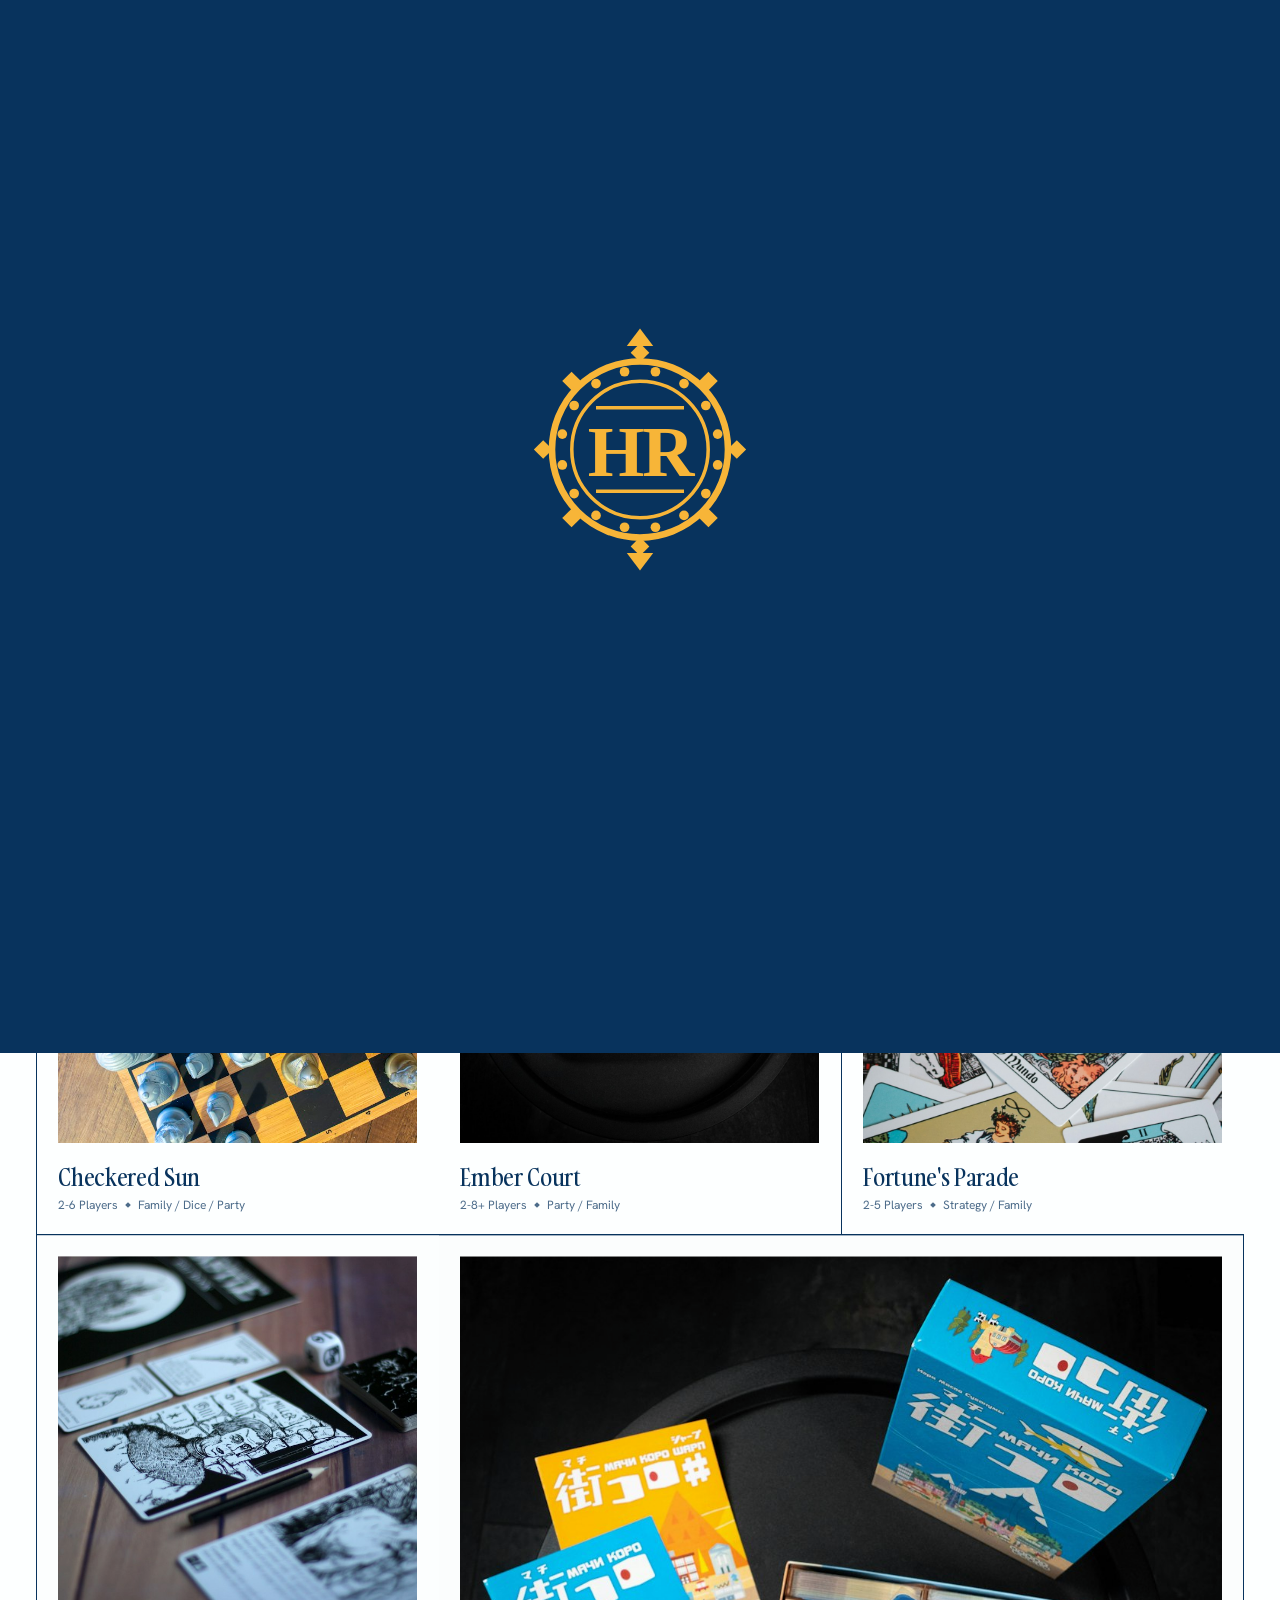
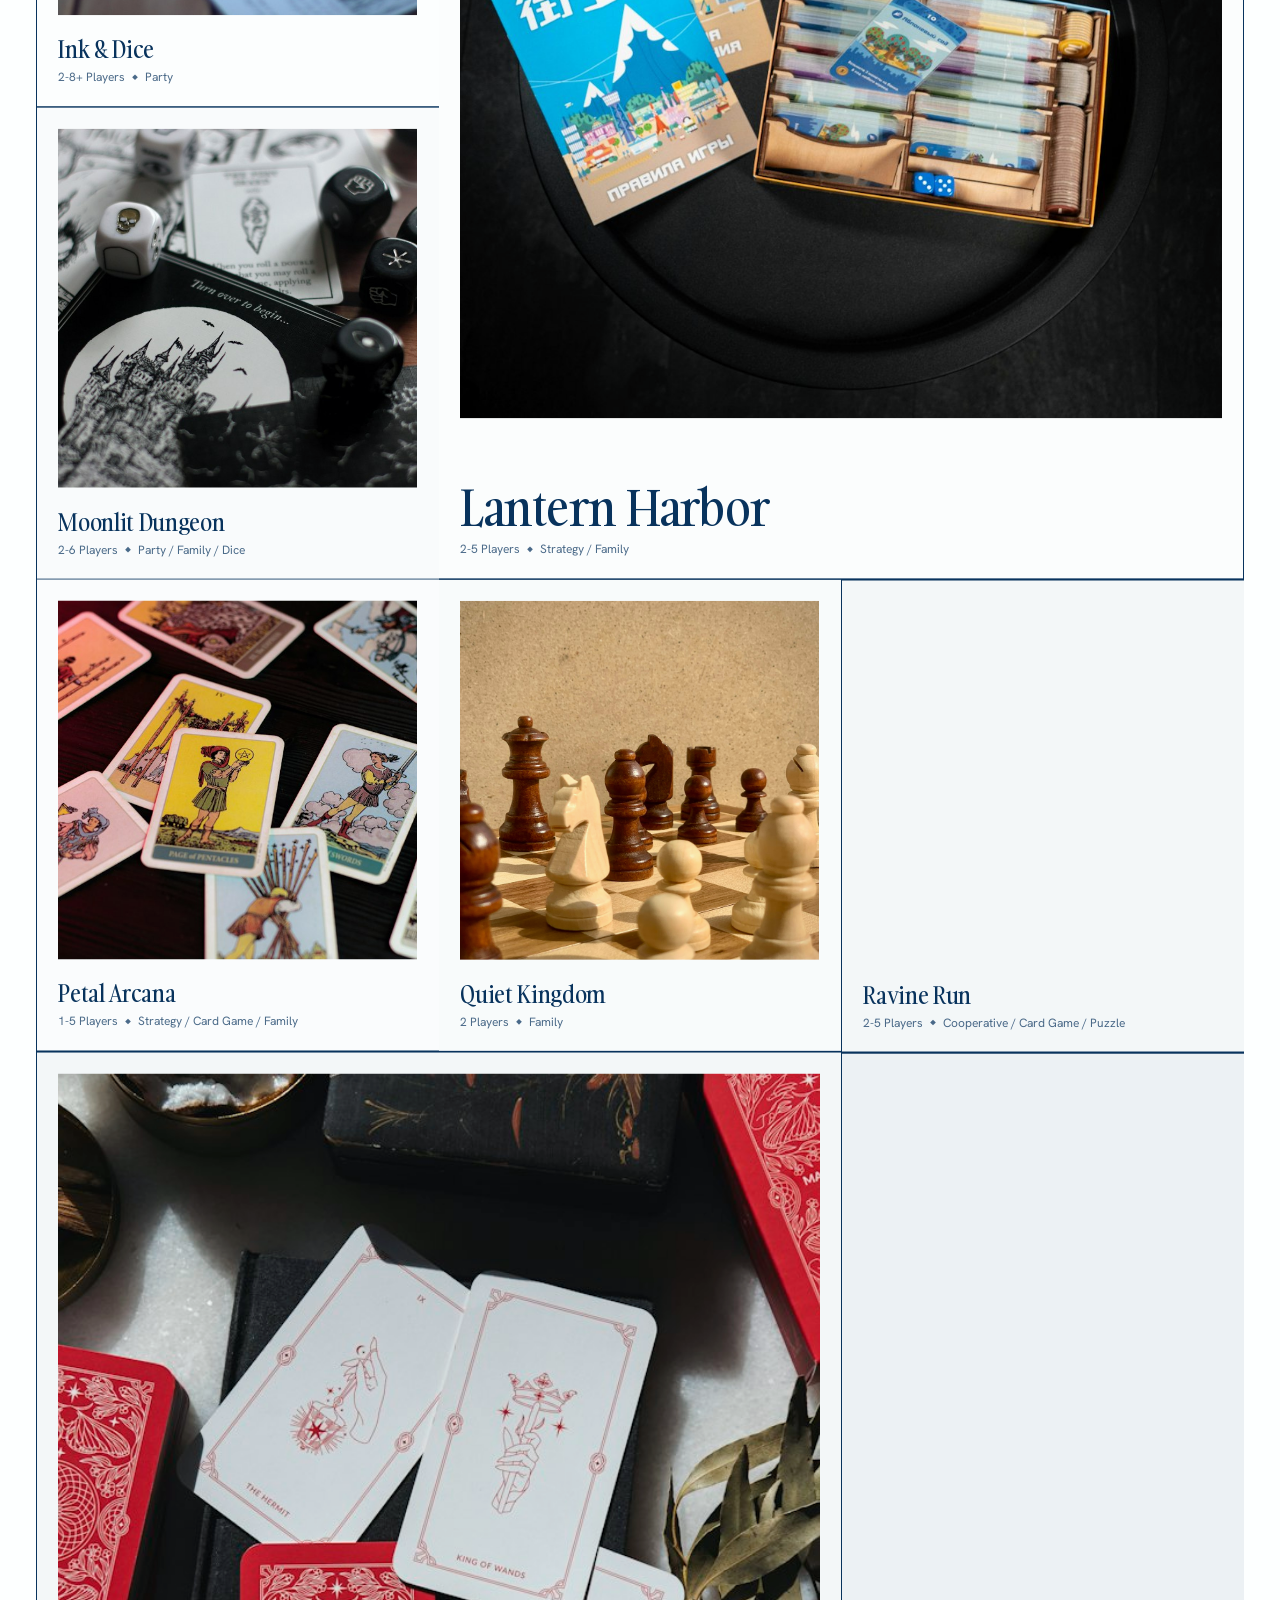
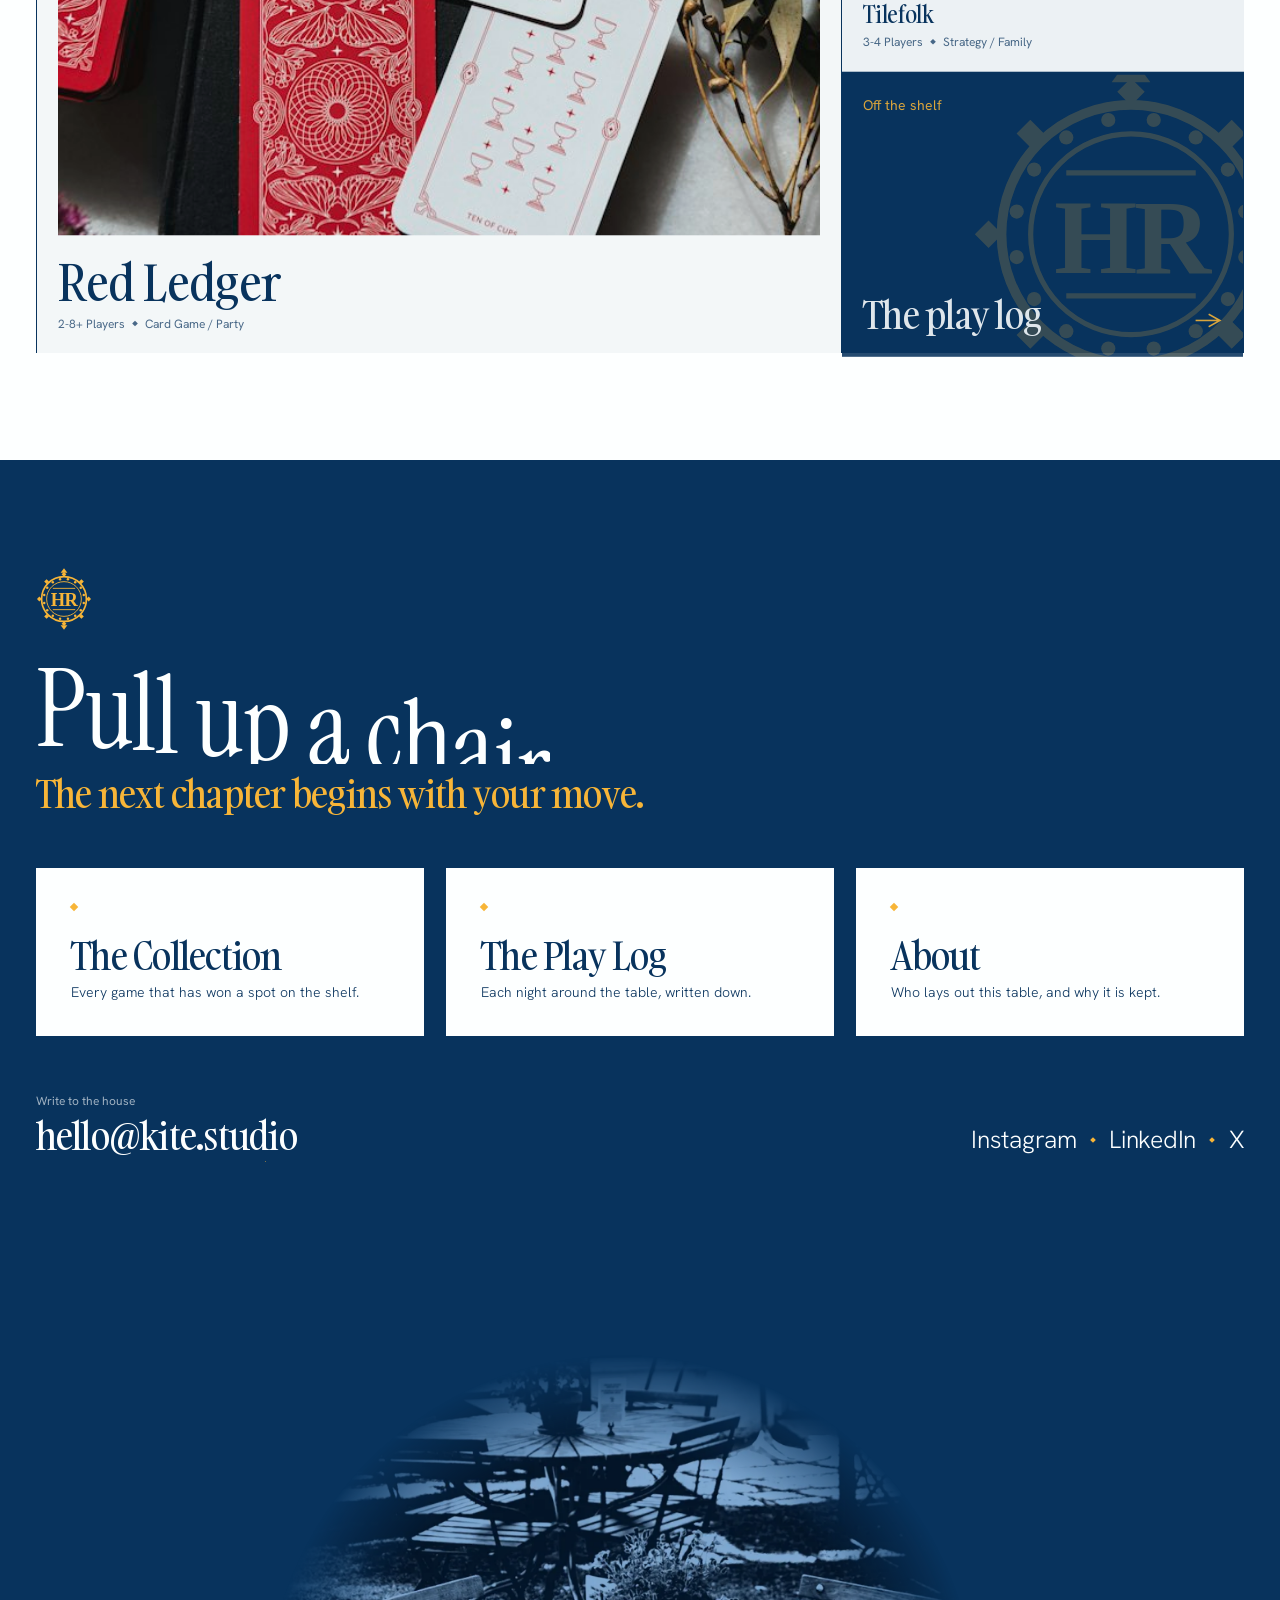
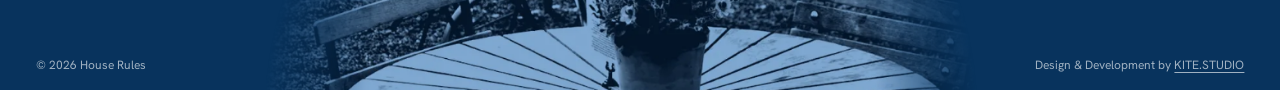
<file: collection.html>
<!doctype html>
<html lang="en">
<head>
<meta charset="utf-8">
<meta name="viewport" content="width=device-width, initial-scale=1">
<title>The Collection — House Rules</title>
<meta name="description" content="Every game that has won a spot on the shelf, old favourites to the newest arrivals.">
<meta name="theme-color" content="#08335d">
<link rel="icon" href="assets/img/logo-gold.svg" type="image/svg+xml">
<link rel="stylesheet" href="assets/css/style.css">
</head>
<body data-page="collection">

<div class="loader" aria-hidden="true"><span class="loader__mark"></span></div>
<div class="ptrans" aria-hidden="true"><div class="ptrans__layer"></div><div class="ptrans__layer"></div><div class="ptrans__layer"></div><div class="ptrans__layer"><div class="ptrans__back"><span class="ptrans__markmask"><span class="ptrans__mark"></span></span></div></div></div>
<header class="nav" data-tone="light">
  <a class="nav__logo" href="index.html" aria-label="House Rules, home"><i></i></a>
  <button class="nav__btn" type="button" aria-label="Menu" aria-expanded="false" aria-controls="menu"><span class="nav__icon"><i></i><i></i></span></button>
</header>
<nav class="menu" id="menu" aria-label="Main">
  <span class="menu__bg"></span><span class="menu__bg"></span><span class="menu__bg"></span><span class="menu__bg"></span>
  <div class="menu__items">
    <div class="menu__col menu__col--main"><div class="menu__links"><span class="mask"><a href="index.html"><span data-roll>Home</span></a></span><span class="mask"><a href="collection.html"><span data-roll>Collection</span></a></span><span class="mask"><a href="plays.html"><span data-roll>Play Log</span></a></span><span class="mask"><a href="about.html"><span data-roll>About</span></a></span></div></div>
    <div class="menu__col">
      <div class="menu__socials"><span class="mask"><a href="https://www.instagram.com/" target="_blank" rel="noopener"><span data-roll>Instagram</span></a></span><span class="mask"><a href="https://www.linkedin.com/" target="_blank" rel="noopener"><span data-roll>LinkedIn</span></a></span><span class="mask"><a href="https://x.com/" target="_blank" rel="noopener"><span data-roll>X</span></a></span></div>
      <div class="menu__credit"><span class="mask"><span>A project by</span></span><span class="mask"><a href="#"><span data-roll>KITE.STUDIO</span></a></span></div>
    </div>
  </div>
</nav>

<main id="main">
  <section class="chero" data-tone="light" aria-labelledby="coll-title">
    <div class="pghead">
      <div class="pghead__clip"><h1 class="pghead__title" id="coll-title" data-intro="chars" data-fit data-fit-mode="font">The Collection</h1></div>
      <div class="pghead__row"><span class="sep pghead__sep" data-intro="rule"></span><p class="pghead__desc" data-intro="lines">Every game that has won a spot on the shelf, from worn old favourites to the latest arrivals.</p>
        <div class="pghead__aside" data-intro="fade"><div class="catalog"><span class="catalog__count">11</span><span class="catalog__cap">games, shelved A to Z</span></div>
          <dl class="ledger"><div><dt>Family</dt><dd>08</dd></div><div><dt>Party</dt><dd>05</dd></div><div><dt>Strategy</dt><dd>04</dd></div><div><dt>Card Game</dt><dd>03</dd></div><div><dt>Dice</dt><dd>02</dd></div><div><dt>Cooperative</dt><dd>01</dd></div><div><dt>Puzzle</dt><dd>01</dd></div></dl></div></div>
    </div>
  </section>
  <section class="coll" data-tone="light" aria-label="All games">
    <div class="grid grid--all" data-list="all"></div>
    <button class="coll__more" type="button" hidden><span class="coll__morelabel">Show more games</span><span class="coll__moremeta"><span class="coll__morecount"></span><span class="coll__moreicon">+</span></span></button>
  </section>
</main>

<footer class="footer" data-tone="dark">
  <div class="footer__art" aria-hidden="true"><img src="assets/img/table-lit.webp" alt=""><canvas></canvas></div>
  <div class="footer__intro"><span class="footer__logo" aria-hidden="true"></span><h2 class="footer__title" data-reveal="chars">Pull up a chair</h2><p class="footer__tagline" data-reveal="lines">The next chapter begins with your move.</p></div>
  <div class="footer__places">
    <a class="place" href="collection.html"><span class="place__paint"></span><span class="place__paint"></span><span class="place__paint"></span><span class="place__paint"></span><span class="place__diamond"></span><span class="place__label">The Collection</span><span class="place__note">Every game that has won a spot on the shelf.</span></a>
    <a class="place" href="plays.html"><span class="place__paint"></span><span class="place__paint"></span><span class="place__paint"></span><span class="place__paint"></span><span class="place__diamond"></span><span class="place__label">The Play Log</span><span class="place__note">Each night around the table, written down.</span></a>
    <a class="place" href="about.html"><span class="place__paint"></span><span class="place__paint"></span><span class="place__paint"></span><span class="place__paint"></span><span class="place__diamond"></span><span class="place__label">About</span><span class="place__note">Who lays out this table, and why it is kept.</span></a>
  </div>
  <div class="footer__contact">
    <div class="footer__write"><p class="footer__label">Write to the house</p><a class="footer__email" href="mailto:hello@kite.studio"><span data-roll>hello@kite.studio</span></a></div>
    <ul class="footer__socials"><li><a href="https://www.instagram.com/" target="_blank" rel="noopener"><span data-roll>Instagram</span></a></li><li><a href="https://www.linkedin.com/" target="_blank" rel="noopener"><span data-roll>LinkedIn</span></a></li><li><a href="https://x.com/" target="_blank" rel="noopener"><span data-roll>X</span></a></li></ul>
  </div>
  <div class="footer__space"></div>
  <div class="footer__bottom"><p>© 2026 House Rules</p><p>Design &amp; Development by <a href="#">KITE.STUDIO</a></p></div>
</footer>

<div class="modal" role="dialog" aria-modal="true" aria-labelledby="modal-title">
  <button class="modal__backdrop" type="button" aria-label="Close" tabindex="-1"></button>
  <div class="modal__layer modal__layer--g"></div><div class="modal__layer modal__layer--o"></div><div class="modal__layer modal__layer--t"></div>
  <div class="modal__layer modal__panel">
    <div class="modal__image"><figure class="modal__plate"><div class="modal__plateimg"><img src="assets/img/g01.jpg" alt="" loading="lazy"></div><span class="modal__plinth"></span></figure></div>
    <div class="modal__content">
      <button class="modal__close" type="button" aria-label="Close"><span></span></button>
      <p class="modal__medium"></p>
      <div class="modal__heading"><div class="modal__tmask"><h2 class="modal__title" id="modal-title"></h2></div><div class="modal__rule"></div></div>
      <div class="modal__body"><p class="modal__maker"></p><p class="modal__desc"></p></div>
      <div class="modal__facts"><div class="modal__record"><p class="modal__count"></p><p class="modal__cap">nights at the table</p></div><dl class="modal__ledger"></dl></div>
      <div class="modal__pager">
        <button class="modal__plink modal__plink--prev" type="button"><span class="modal__plabel"><span class="modal__parr">←</span> Previous</span><span class="modal__ptitle"></span></button>
        <button class="modal__plink modal__plink--next" type="button"><span class="modal__plabel">Next <span class="modal__parr">→</span></span><span class="modal__ptitle"></span></button>
      </div>
    </div>
  </div>
</div>

<script src="assets/js/vendor/lenis.min.js"></script>
<script src="assets/js/data.js"></script>
<script src="assets/js/collection.js"></script>
<script src="assets/js/core.js"></script>
</body>
</html>
</file>
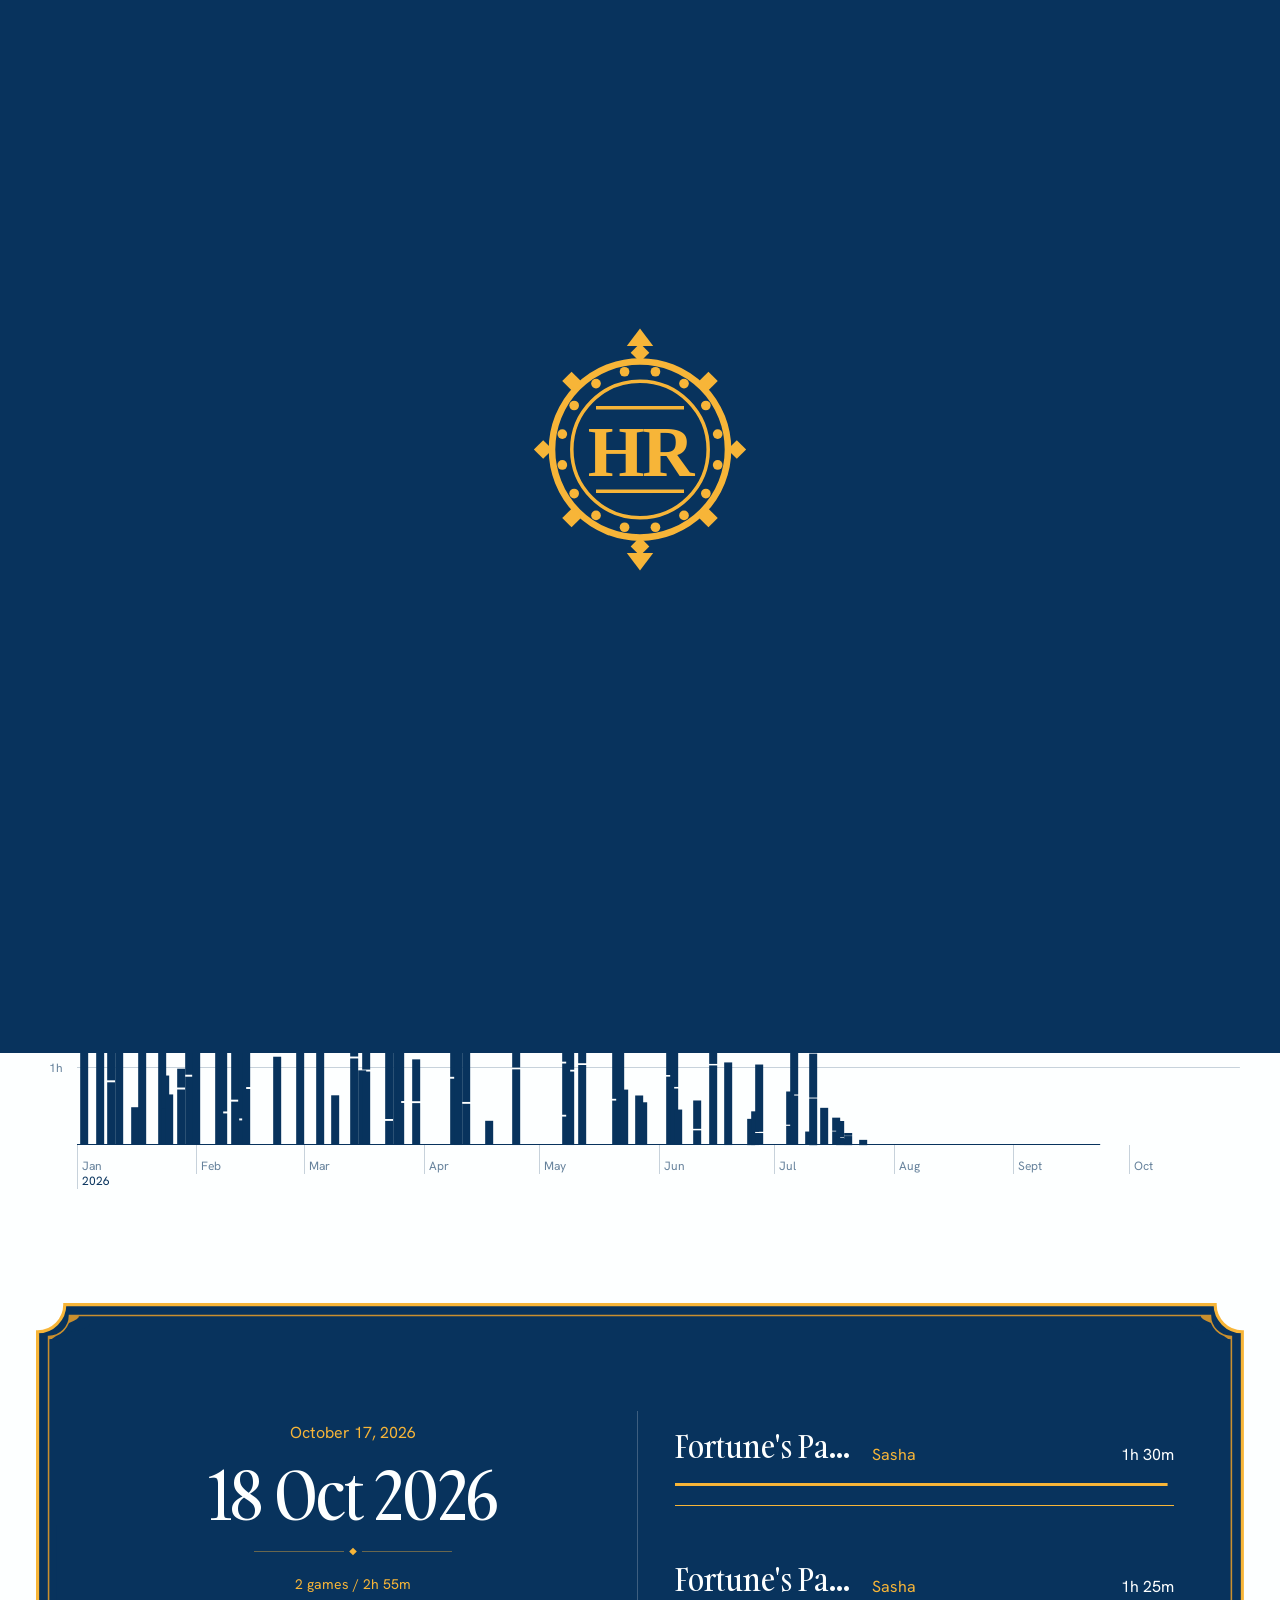
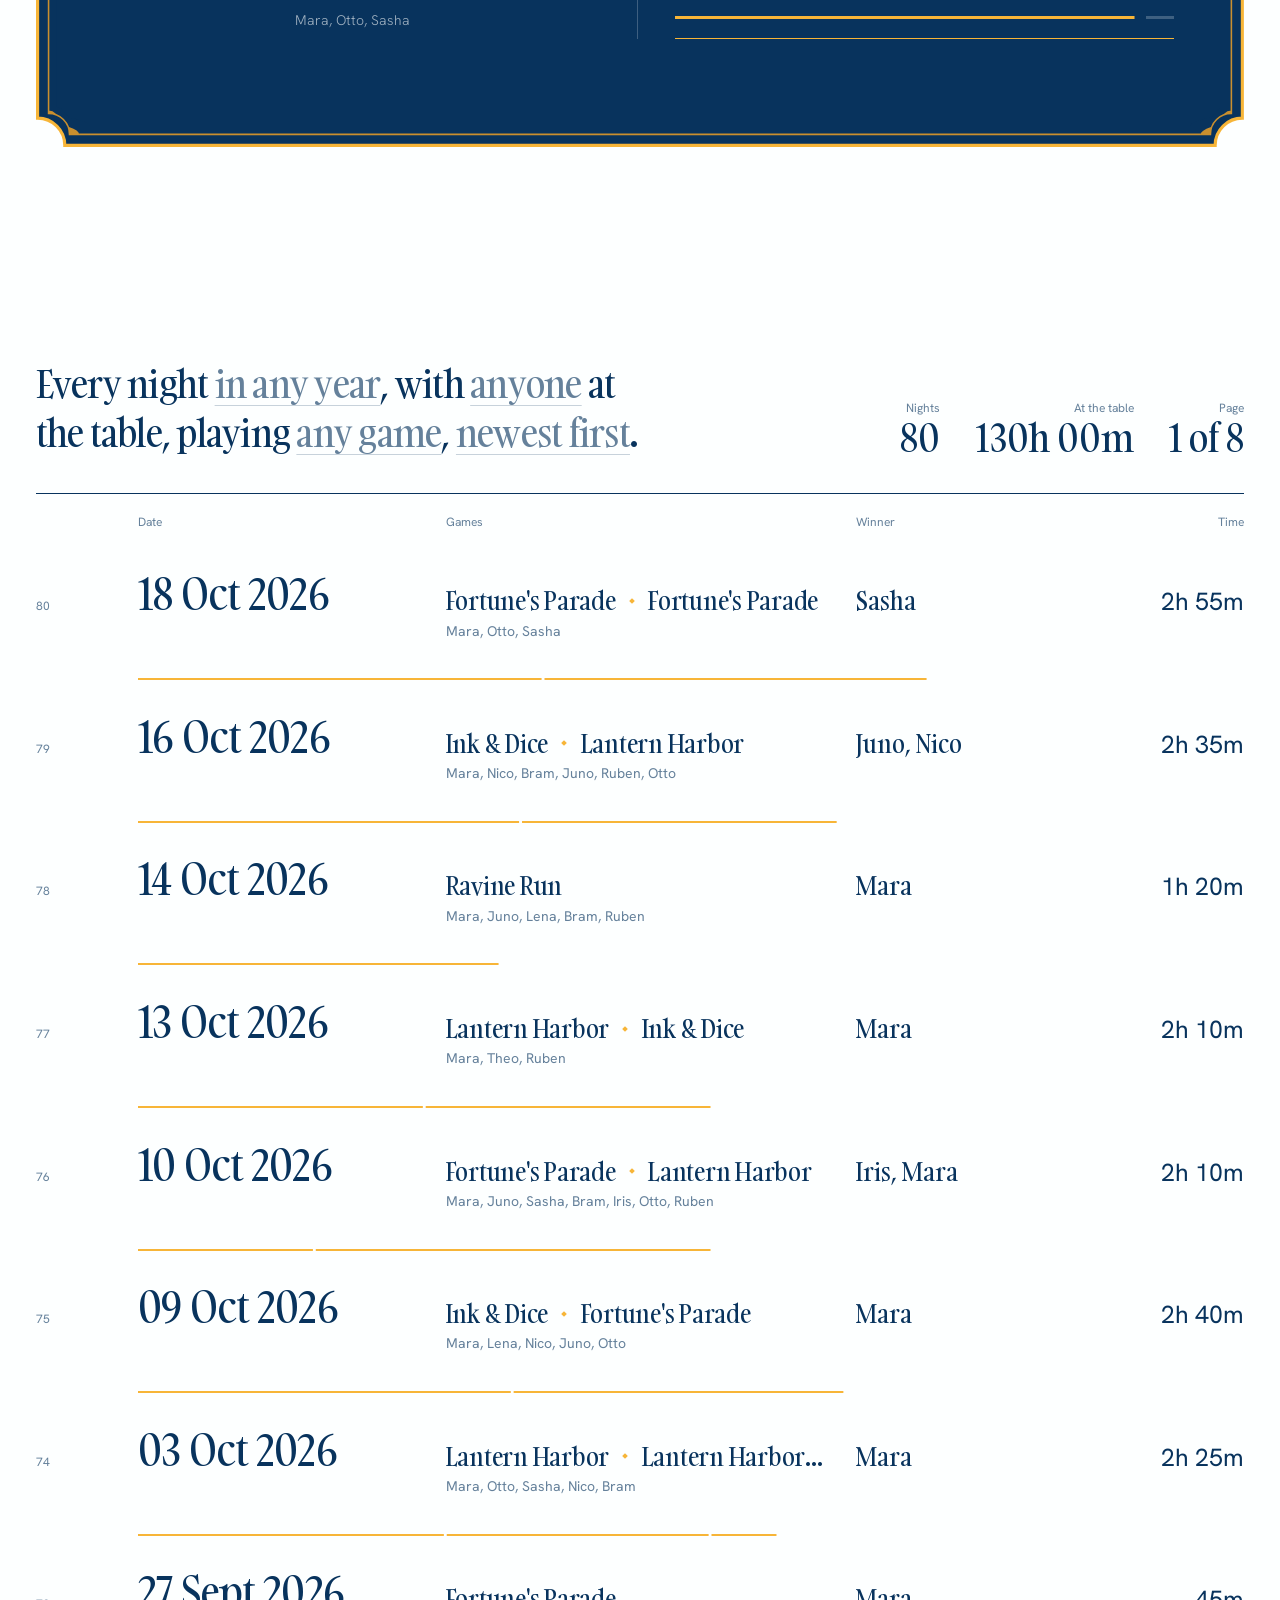
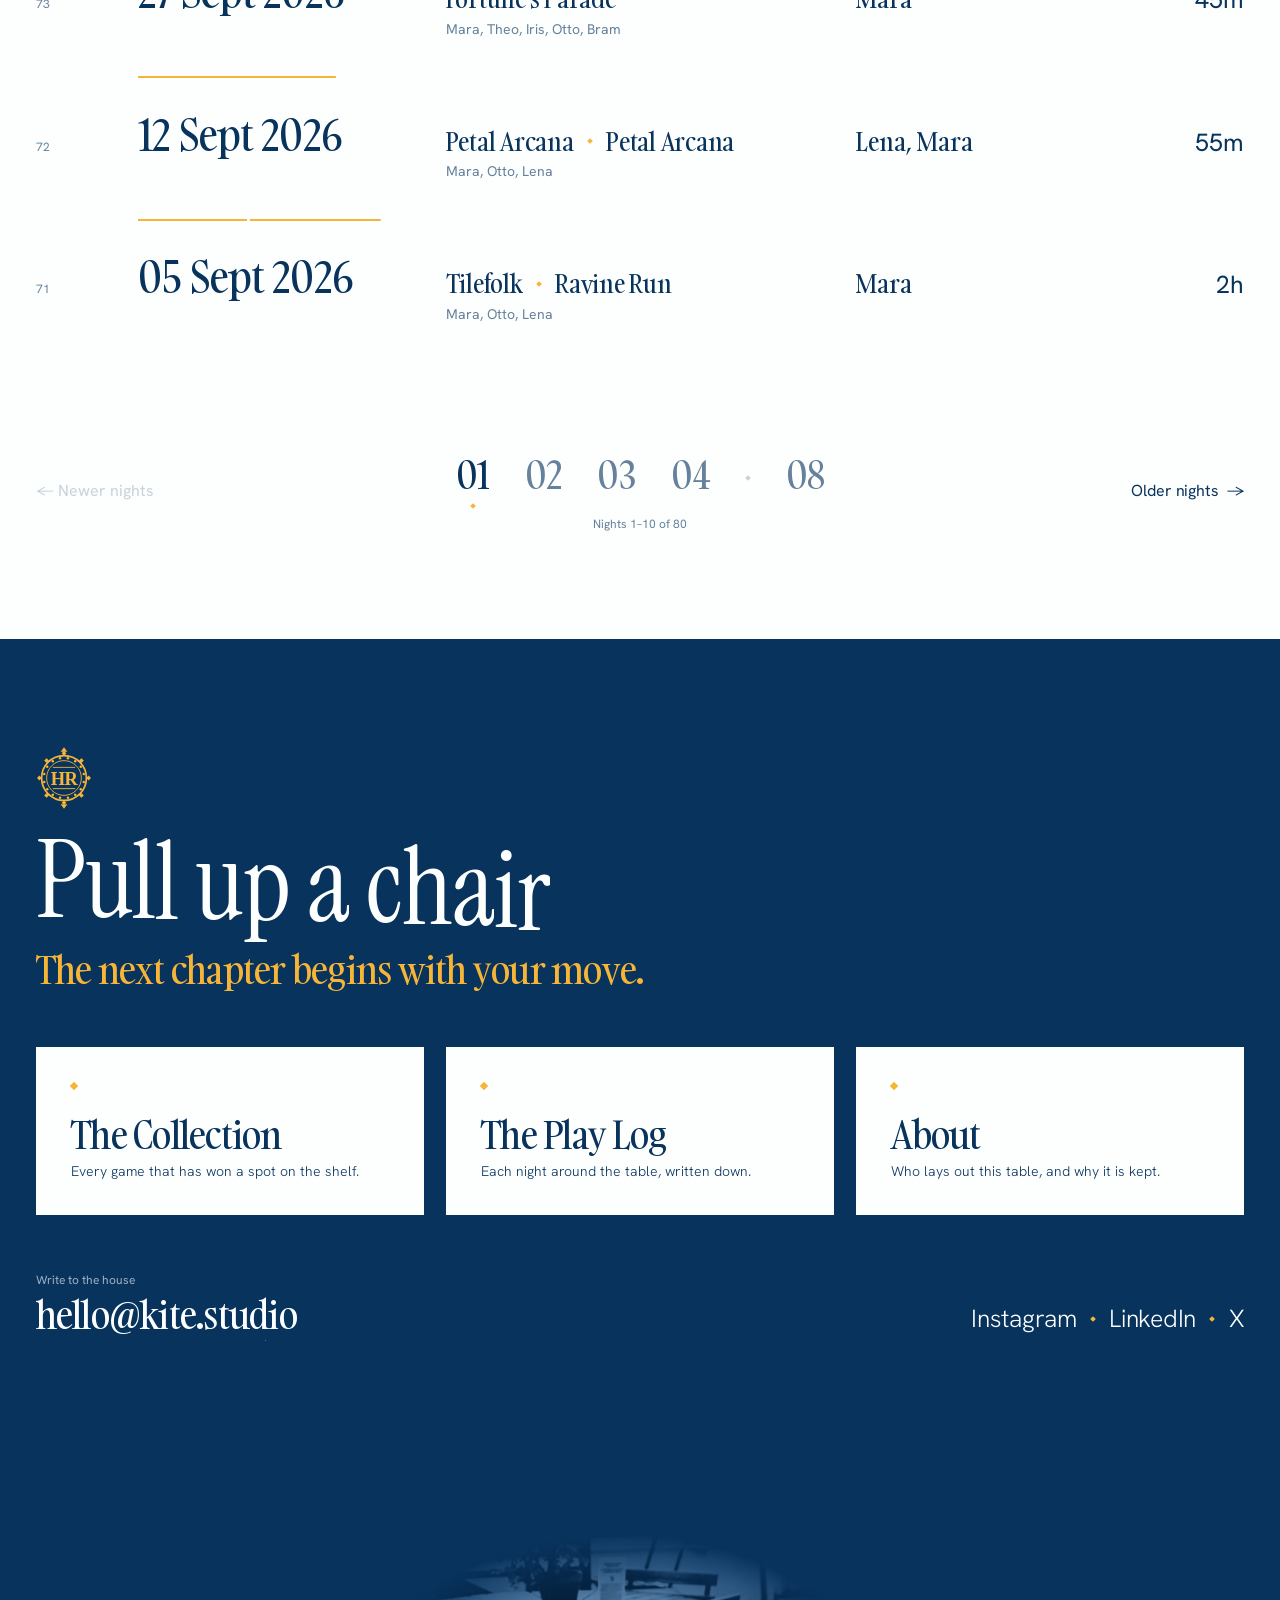
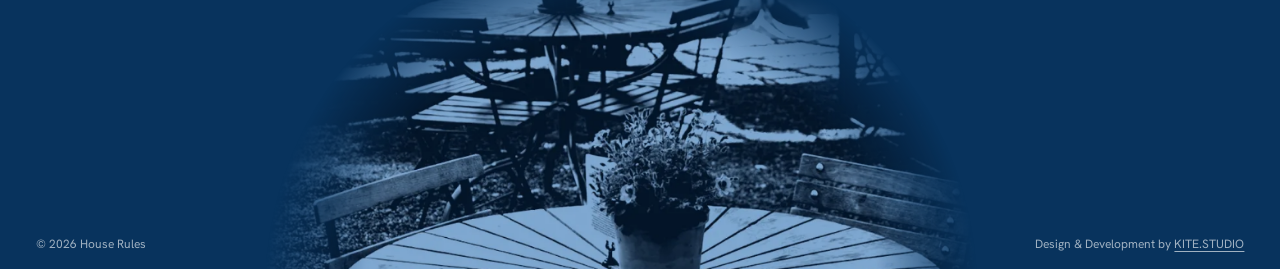
<file: plays.html>
<!doctype html>
<html lang="en">
<head>
<meta charset="utf-8">
<meta name="viewport" content="width=device-width, initial-scale=1">
<title>The Play Log — House Rules</title>
<meta name="description" content="Each night around the table, written down: who sat in, what came out of the box, and who walked away the winner.">
<meta name="theme-color" content="#08335d">
<link rel="icon" href="assets/img/logo-gold.svg" type="image/svg+xml">
<link rel="stylesheet" href="assets/css/style.css">
</head>
<body data-page="plays">

<div class="loader" aria-hidden="true"><span class="loader__mark"></span></div>
<div class="ptrans" aria-hidden="true"><div class="ptrans__layer"></div><div class="ptrans__layer"></div><div class="ptrans__layer"></div><div class="ptrans__layer"><div class="ptrans__back"><span class="ptrans__markmask"><span class="ptrans__mark"></span></span></div></div></div>
<header class="nav" data-tone="light">
  <a class="nav__logo" href="index.html" aria-label="House Rules, home"><i></i></a>
  <button class="nav__btn" type="button" aria-label="Menu" aria-expanded="false" aria-controls="menu"><span class="nav__icon"><i></i><i></i></span></button>
</header>
<nav class="menu" id="menu" aria-label="Main">
  <span class="menu__bg"></span><span class="menu__bg"></span><span class="menu__bg"></span><span class="menu__bg"></span>
  <div class="menu__items">
    <div class="menu__col menu__col--main"><div class="menu__links"><span class="mask"><a href="index.html"><span data-roll>Home</span></a></span><span class="mask"><a href="collection.html"><span data-roll>Collection</span></a></span><span class="mask"><a href="plays.html"><span data-roll>Play Log</span></a></span><span class="mask"><a href="about.html"><span data-roll>About</span></a></span></div></div>
    <div class="menu__col">
      <div class="menu__socials"><span class="mask"><a href="https://www.instagram.com/" target="_blank" rel="noopener"><span data-roll>Instagram</span></a></span><span class="mask"><a href="https://www.linkedin.com/" target="_blank" rel="noopener"><span data-roll>LinkedIn</span></a></span><span class="mask"><a href="https://x.com/" target="_blank" rel="noopener"><span data-roll>X</span></a></span></div>
      <div class="menu__credit"><span class="mask"><span>A project by</span></span><span class="mask"><a href="#"><span data-roll>KITE.STUDIO</span></a></span></div>
    </div>
  </div>
</nav>

<main id="main">
  <section class="chero" data-tone="light" aria-labelledby="plays-title">
    <div class="pghead">
      <div class="pghead__clip"><h1 class="pghead__title" id="plays-title" data-intro="chars" data-fit data-fit-mode="font">The Play Log</h1></div>
      <div class="pghead__row"><span class="sep pghead__sep" data-intro="rule"></span><p class="pghead__desc" data-intro="lines">Each night around the table, written down: who sat in, what came out of the box, and who walked away the winner.</p>
        <div class="pghead__aside" data-intro="fade"><div class="catalog"><span class="catalog__count">80</span><span class="catalog__cap">nights on record, since January 2026</span></div>
          <dl class="ledger"><div><dt>At the table</dt><dd>130h 00m</dd></div><div><dt>Longest night</dt><dd>3h 05m</dd></div><div><dt>Average night</dt><dd>1h 38m</dd></div><div><dt>Games played</dt><dd>143</dd></div></dl></div></div>
    </div>
    <div class="tally">
      <div class="readout"><p class="readout__line"><span class="readout__date">Every bar is one night.</span><span class="readout__games">Its height is how long it ran, cut into the games played.</span></p><p class="readout__meta"><span class="hint-pointer">Hover a night to read it, click to open it in the record.</span><span class="hint-touch">Tap a night to read it, tap again to open it in the record.</span></p></div>
      <div class="chart"><div class="chart__scale"></div><div class="ribbon" tabindex="0" role="group" aria-label="Nights chart"></div><div class="axis"></div></div>
    </div>
  </section>
  <section class="latest" data-tone="light" aria-label="Latest night"></section>
  <section class="record" data-tone="light" aria-label="Record">
    <div class="record__head">
      <div class="record__query"><p class="sentence" tabindex="-1"></p><p class="record__note" hidden></p></div>
      <dl class="totals record__totals"><div><dt>Nights</dt><dd class="t-nights"></dd></div><div><dt>At the table</dt><dd class="t-time"></dd></div><div><dt>Page</dt><dd class="t-page"></dd></div></dl>
    </div>
    <div class="record__stage">
      <div class="record__body">
        <div class="cols" aria-hidden="true"><span>Date</span><span>Games</span><span>Winner</span><span>Time</span></div>
        <ol class="record__list" style="margin:0;padding:0;list-style:none"></ol>
        <div class="record__empty" hidden><p>No night at this table matches all of that.</p><button class="arrow-link record__reset" type="button" style="border:0;background:none;padding:0;cursor:pointer"><span data-roll>Show every night</span> <span class="arr">→</span></button></div>
        <nav class="pagination" aria-label="Pages"></nav>
      </div>
    </div>
  </section>
</main>

<footer class="footer" data-tone="dark">
  <div class="footer__art" aria-hidden="true"><img src="assets/img/table-lit.webp" alt=""><canvas></canvas></div>
  <div class="footer__intro"><span class="footer__logo" aria-hidden="true"></span><h2 class="footer__title" data-reveal="chars">Pull up a chair</h2><p class="footer__tagline" data-reveal="lines">The next chapter begins with your move.</p></div>
  <div class="footer__places">
    <a class="place" href="collection.html"><span class="place__paint"></span><span class="place__paint"></span><span class="place__paint"></span><span class="place__paint"></span><span class="place__diamond"></span><span class="place__label">The Collection</span><span class="place__note">Every game that has won a spot on the shelf.</span></a>
    <a class="place" href="plays.html"><span class="place__paint"></span><span class="place__paint"></span><span class="place__paint"></span><span class="place__paint"></span><span class="place__diamond"></span><span class="place__label">The Play Log</span><span class="place__note">Each night around the table, written down.</span></a>
    <a class="place" href="about.html"><span class="place__paint"></span><span class="place__paint"></span><span class="place__paint"></span><span class="place__paint"></span><span class="place__diamond"></span><span class="place__label">About</span><span class="place__note">Who lays out this table, and why it is kept.</span></a>
  </div>
  <div class="footer__contact">
    <div class="footer__write"><p class="footer__label">Write to the house</p><a class="footer__email" href="mailto:hello@kite.studio"><span data-roll>hello@kite.studio</span></a></div>
    <ul class="footer__socials"><li><a href="https://www.instagram.com/" target="_blank" rel="noopener"><span data-roll>Instagram</span></a></li><li><a href="https://www.linkedin.com/" target="_blank" rel="noopener"><span data-roll>LinkedIn</span></a></li><li><a href="https://x.com/" target="_blank" rel="noopener"><span data-roll>X</span></a></li></ul>
  </div>
  <div class="footer__space"></div>
  <div class="footer__bottom"><p>© 2026 House Rules</p><p>Design &amp; Development by <a href="#">KITE.STUDIO</a></p></div>
</footer>

<div class="modal" role="dialog" aria-modal="true" aria-labelledby="modal-title">
  <button class="modal__backdrop" type="button" aria-label="Close" tabindex="-1"></button>
  <div class="modal__layer modal__layer--g"></div><div class="modal__layer modal__layer--o"></div><div class="modal__layer modal__layer--t"></div>
  <div class="modal__layer modal__panel">
    <div class="modal__image"><figure class="modal__plate"><div class="modal__plateimg"><img src="assets/img/g01.jpg" alt="" loading="lazy"></div><span class="modal__plinth"></span></figure></div>
    <div class="modal__content">
      <button class="modal__close" type="button" aria-label="Close"><span></span></button>
      <p class="modal__medium"></p>
      <div class="modal__heading"><div class="modal__tmask"><h2 class="modal__title" id="modal-title"></h2></div><div class="modal__rule"></div></div>
      <div class="modal__body"><p class="modal__maker"></p><p class="modal__desc"></p></div>
      <div class="modal__facts"><div class="modal__record"><p class="modal__count"></p><p class="modal__cap">nights at the table</p></div><dl class="modal__ledger"></dl></div>
      <div class="modal__pager">
        <button class="modal__plink modal__plink--prev" type="button"><span class="modal__plabel"><span class="modal__parr">←</span> Previous</span><span class="modal__ptitle"></span></button>
        <button class="modal__plink modal__plink--next" type="button"><span class="modal__plabel">Next <span class="modal__parr">→</span></span><span class="modal__ptitle"></span></button>
      </div>
    </div>
  </div>
</div>

<script src="assets/js/vendor/lenis.min.js"></script>
<script src="assets/js/data.js"></script>
<script src="assets/js/plays.js"></script>
<script src="assets/js/core.js"></script>
</body>
</html>
</file>
<file: assets/css/style.css>
/* ==========================================================================
   House Rules — stylesheet
   Tokens measured from the reference build; every rule written from scratch.
   ========================================================================== */
@font-face { font-family: "Hanken Grotesk"; src: url(../fonts/hanken-300.ttf) format("truetype"); font-weight: 300; font-display: swap; }
@font-face { font-family: "Hanken Grotesk"; src: url(../fonts/hanken-400.ttf) format("truetype"); font-weight: 400; font-display: swap; }
@font-face { font-family: "Hanken Grotesk"; src: url(../fonts/hanken-500.ttf) format("truetype"); font-weight: 500; font-display: swap; }
@font-face { font-family: "Gambarino"; src: url(../fonts/gambarino.woff2) format("woff2"); font-weight: 400; font-display: swap; }
@font-face { font-family: "Instrument Serif"; src: url(../fonts/instrument-serif.ttf) format("truetype"); font-weight: 400; font-display: swap; }

:root {
  --blue: #08335d; --gold: #f7b538; --azure: #fdffff; --ochre: #c98f2e; --teal: #145a86; --night: #010e1c;
  --line-light: color-mix(in srgb, var(--blue) 22%, transparent);
  --line-dark: color-mix(in srgb, var(--azure) 22%, transparent);
  --muted-light: color-mix(in srgb, var(--blue) 62%, transparent);
  --muted-dark: color-mix(in srgb, var(--azure) 62%, transparent);
  --f-sans: "Hanken Grotesk", Arial, sans-serif;
  --f-serif: "Gambarino", Georgia, serif;
  --f-display: "Instrument Serif", Georgia, serif;
  --pad-x: clamp(20px, 2.78vw, 64px);
  --pad-y: clamp(72px, 8.33vw, 160px);
  --s-2xs: 4px; --s-xs: 8px; --s-s: clamp(12px, 1.11vw, 16px); --s-m: clamp(16px, 1.67vw, 24px);
  --s-l: clamp(24px, 2.78vw, 40px); --s-xl: clamp(40px, 4.44vw, 64px); --s-2xl: clamp(64px, 6.67vw, 112px);
  --t-label: clamp(12px, .9vw, 14px); --t-small: clamp(14px, 1.04vw, 16px); --t-body: clamp(16px, 1.25vw, 20px);
  --t-lead: clamp(20px, 1.94vw, 30px); --t-title: clamp(28px, 2.92vw, 44px); --t-head: clamp(40px, 5vw, 76px);
  --ease-out: cubic-bezier(.16, 1, .3, 1); --ease-io: cubic-bezier(.76, 0, .24, 1);
  --d-fast: .18s; --d-base: .32s; --d-slow: .64s;
}
* { box-sizing: border-box; }
html, body { margin: 0; padding: 0; scrollbar-width: none; }
html::-webkit-scrollbar, body::-webkit-scrollbar { display: none; }
html.lenis, html.lenis body { height: auto; }
.lenis.lenis-smooth { scroll-behavior: auto !important; }
.lenis.lenis-stopped { overflow: hidden; }
body { background: var(--blue); color: var(--azure); font-family: var(--f-sans); -webkit-font-smoothing: antialiased; -moz-osx-font-smoothing: grayscale; text-rendering: optimizeLegibility; }
::selection { background: var(--gold); color: var(--blue); }
:focus-visible { outline: 2px solid var(--gold); outline-offset: 3px; }
img { max-width: 100%; display: block; }
p, h1, h2, h3 { margin: 0; font-weight: 400; }
a { color: inherit; }
button { font: inherit; color: inherit; }
[hidden] { display: none !important; }
.vh { position: absolute; width: 1px; height: 1px; overflow: hidden; clip-path: inset(50%); white-space: nowrap; }
.mask { display: block; overflow: hidden; overflow: clip; margin-block: -.14em; padding-block: .14em; }
.mask > * { display: block; will-change: transform; }
.diamond { display: inline-block; width: 4px; height: 4px; background: currentColor; transform: rotate(45deg); flex-shrink: 0; }
.sep { display: block; height: 10px; background: url(../img/separator.svg) center/100% 100% no-repeat; }
.fit { display: inline-block; white-space: nowrap; transform-origin: 0 0; }

/* rolling text (hover swaps a golden copy in from below) */
.roll { position: relative; display: inline-block; vertical-align: top; white-space: nowrap; overflow: hidden; overflow: clip; margin-block: -.14em; padding-block: .14em; }
.roll > span { display: block; transition: transform .5s var(--ease-out); }
.roll > span + span { position: absolute; inset: .14em 0 auto; color: var(--roll, var(--gold)); transform: translateY(110%); }
@media (hover: hover) and (pointer: fine) {
  .roll-host:hover .roll > span:first-child { transform: translateY(-110%); }
  .roll-host:hover .roll > span + span { transform: none; }
}
.roll-host:focus-visible .roll > span:first-child { transform: translateY(-110%); }
.roll-host:focus-visible .roll > span + span { transform: none; }

/* ---------- loader ---------- */
.loader { position: fixed; inset: -12vmax; z-index: 100; background: var(--blue); display: flex; align-items: center; justify-content: center; transform-origin: 50% 100%; will-change: transform; }
.loader__mark { width: clamp(120px, 18vw, 220px); aspect-ratio: 100/114; background: var(--gold); -webkit-mask: url(../img/logo.svg) center/contain no-repeat; mask: url(../img/logo.svg) center/contain no-repeat; clip-path: inset(100% 0 0 0); }
html.no-intro .loader { display: none; }

/* ---------- page transition ---------- */
.ptrans { position: fixed; inset: 0; z-index: 95; pointer-events: none; overflow: hidden; --bleed: 12vmax; }
.ptrans.is-on { pointer-events: auto; }
.ptrans__layer { position: absolute; inset: calc(var(--bleed) * -1); transform: translateY(118%); transform-origin: 50% 100%; will-change: transform; }
.ptrans__layer:nth-child(1) { background: var(--gold); z-index: 1; }
.ptrans__layer:nth-child(2) { background: var(--ochre); z-index: 2; }
.ptrans__layer:nth-child(3) { background: var(--teal); z-index: 3; }
.ptrans__layer:nth-child(4) { background: var(--blue); z-index: 4; }
.ptrans__back { position: absolute; inset: var(--bleed); display: grid; place-items: center; }
.ptrans__markmask { display: block; overflow: hidden; padding-block: var(--s-xs); }
.ptrans__mark { display: block; width: clamp(72px, 7vw, 132px); aspect-ratio: 100/114; background: var(--gold); -webkit-mask: url(../img/logo.svg) center/contain no-repeat; mask: url(../img/logo.svg) center/contain no-repeat; transform: translateY(110%); }

/* ---------- navbar ---------- */
.nav { --ink: var(--gold); position: fixed; top: 0; left: 0; z-index: 50; width: 100%; display: flex; justify-content: space-between; align-items: center; padding: clamp(14px, 1.39vw, 20px) var(--pad-x); pointer-events: none; transition: transform var(--d-slow) var(--ease-out); }
.nav > * { pointer-events: auto; }
.nav[data-hidden="true"] { transform: translateY(-110%); }
.nav[data-tone="light"] { --ink: var(--blue); }
.nav__logo { display: block; border-radius: 2px; }
.nav__logo i { display: block; width: clamp(34px, 3.47vw, 50px); aspect-ratio: 100/114; background: var(--ink); -webkit-mask: url(../img/logo.svg) center/contain no-repeat; mask: url(../img/logo.svg) center/contain no-repeat; transition: background-color var(--d-base) var(--ease-out); }
.nav__btn { width: 44px; height: 44px; margin-right: -6px; padding: 0; border: 0; background: none; cursor: pointer; display: flex; align-items: center; justify-content: center; -webkit-tap-highlight-color: transparent; }
.nav__icon { width: 32px; display: flex; flex-direction: column; gap: 8px; }
.nav__icon i { display: block; width: 100%; height: 3px; border-radius: 1px; background: var(--ink); transition: transform var(--d-slow) var(--ease-out), background-color var(--d-base) var(--ease-out); }
.nav__btn.is-open .nav__icon i { background: var(--gold); }
.nav__btn.is-open .nav__icon i:first-child { transform: translateY(5.5px) rotate(45deg); }
.nav__btn.is-open .nav__icon i:last-child { transform: translateY(-5.5px) rotate(-45deg); }
@media (hover: hover) and (pointer: fine) {
  .nav__btn:not(.is-open):hover .nav__icon i:first-child { transform: translateX(18%) scaleX(.64); }
  .nav__btn:not(.is-open):hover .nav__icon i:last-child { transform: translateX(-18%) scaleX(.64); }
}

/* ---------- menu overlay ---------- */
.menu { position: fixed; top: 0; left: 0; z-index: 40; width: 100%; pointer-events: none; }
.menu.is-open { pointer-events: auto; }
.menu__bg { position: absolute; inset: 0; z-index: -1; transform-origin: 100% 0; transform: rotate(90deg); will-change: transform; pointer-events: none; }
.menu__bg:nth-child(1) { background: var(--gold); }
.menu__bg:nth-child(2) { background: var(--ochre); }
.menu__bg:nth-child(3) { background: var(--teal); }
.menu__bg:nth-child(4) { background: var(--blue); }
.menu__items { display: flex; gap: clamp(2rem, 6vw, 6rem); padding: clamp(120px, 14vw, 200px) var(--pad-x) clamp(48px, 5vw, 80px); visibility: hidden; }
.menu__col { flex: 1; order: 1; display: flex; flex-direction: column; justify-content: space-between; gap: 2rem; }
.menu__col--main { flex: 2; order: 2; }
.menu__links, .menu__socials { display: flex; flex-direction: column; align-items: flex-start; gap: .4em; }
.menu__links { gap: var(--s-l); }
.menu a { color: var(--azure); text-decoration: none; display: block; }
.menu__links a { font-family: var(--f-serif); font-size: var(--t-head); letter-spacing: -.02em; line-height: 1; }
.menu__links a[aria-current="page"] { color: var(--gold); --roll: var(--azure); }
.menu__socials a { font-weight: 300; font-size: var(--t-lead); letter-spacing: -.02em; }
.menu__credit { display: flex; flex-direction: column; align-items: flex-start; gap: .5rem; }
.menu__credit span { font-size: var(--t-label); color: var(--gold); }
.menu__credit a { font-family: var(--f-display); font-size: clamp(24px, 2.5vw, 36px); }
.menu .mask > * { transform: translateY(110%); }
@media (max-width: 1000px) {
  .menu { height: 100svh; }
  .menu__items { height: 100svh; flex-direction: column; justify-content: center; padding: 96px var(--pad-x) 48px; }
  .menu__col { order: 2; }
  .menu__col--main { flex: none; order: 1; }
  .menu__links a { font-size: clamp(36px, 10vw, 56px); }
}

/* ---------- shared bits ---------- */
.light { background: var(--azure); color: var(--blue); }
.arrow-link { --roll: var(--blue); display: inline-flex; align-items: baseline; gap: var(--s-xs); color: var(--blue); text-decoration: none; font-size: var(--t-body); letter-spacing: -.01em; }
.arrow-link .arr { display: inline-block; transition: transform var(--d-base) var(--ease-out); }
@media (hover: hover) and (pointer: fine) { .arrow-link:hover .arr { transform: translateX(6px); } .arrow-link:hover .arr--back { transform: translateX(-6px); } }

/* page heading (collection/plays/featured) */
.pghead { display: flex; flex-direction: column; gap: var(--s-l); color: var(--blue); container-type: inline-size; }
.pghead__clip { overflow: hidden; padding-bottom: .02em; }
.pghead__title { font-family: var(--f-display); text-transform: uppercase; font-size: 16cqw; line-height: .9; margin: 0; white-space: nowrap; }
.pghead__row { display: grid; grid-template-columns: repeat(12, minmax(0, 1fr)); column-gap: var(--s-m); row-gap: var(--s-l); align-items: start; padding-top: var(--s-m); }
.pghead__sep { grid-column: 1 / span 2; margin-top: calc(var(--t-title) * .52); background-image: url(../img/separator-soft.svg); }
.pghead__desc { grid-column: 4 / span 5; font-family: var(--f-serif); font-size: var(--t-title); letter-spacing: -.02em; line-height: 1.12; }
.pghead__aside { grid-column: 10 / -1; }
@media (max-width: 1080px) { .pghead__desc { grid-column: 3 / span 6; } .pghead__aside { grid-column: 9 / -1; } }
@media (max-width: 700px) { .pghead__sep { grid-column: 1 / span 6; margin-top: 0; } .pghead__desc, .pghead__aside { grid-column: 1 / -1; } }

.catalog { display: flex; flex-direction: column; align-items: flex-start; gap: var(--s-xs); color: var(--blue); text-decoration: none; }
.catalog__count { font-family: var(--f-display); font-size: var(--t-head); line-height: .9; font-variant-numeric: tabular-nums; }
.catalog__cap { font-size: var(--t-small); color: var(--muted-light); }
.catalog__action { --roll: var(--blue); position: relative; width: 100%; display: flex; justify-content: space-between; align-items: baseline; gap: var(--s-s); margin-top: var(--s-s); padding-bottom: var(--s-xs); font-size: var(--t-body); letter-spacing: -.01em; border-bottom: 1px solid var(--line-light); }
.catalog__action::after { content: ""; position: absolute; left: 0; right: 0; bottom: -1px; height: 1px; background: var(--gold); transform: scaleX(0); transform-origin: 100% 50%; transition: transform var(--d-slow) var(--ease-out); }
.catalog__action .arr { display: inline-block; transition: transform var(--d-base) var(--ease-out); }
@media (hover: hover) and (pointer: fine) { .catalog:hover .catalog__action::after { transform: scaleX(1); transform-origin: 0 50%; } .catalog:hover .arr { transform: translateX(6px); } }
.ledger { width: 100%; margin: var(--s-s) 0 0; border-top: 1px solid var(--blue); display: flex; flex-direction: column; }
.ledger div { display: flex; justify-content: space-between; align-items: baseline; gap: var(--s-s); padding-block: var(--s-xs); border-bottom: 1px solid var(--line-light); }
.ledger dt, .ledger dd { margin: 0; font-size: var(--t-small); }
.ledger dd { color: var(--muted-light); font-variant-numeric: tabular-nums; }

/* ---------- game card ---------- */
.gcard { position: relative; overflow: hidden; display: flex; flex-direction: column; justify-content: space-between; align-items: flex-start; width: 100%; min-width: 0; padding: var(--s-m); border: 0; background: var(--azure); color: var(--blue); text-align: left; cursor: pointer; -webkit-tap-highlight-color: transparent; container-type: inline-size; transition: color var(--d-fast) var(--ease-out) .12s; }
.gcard:focus-visible { z-index: 1; outline-offset: -6px; }
.gcard__paint { position: absolute; inset: 0; transform: scaleY(0); transform-origin: top; pointer-events: none; transition: transform var(--d-base) var(--ease-io); }
.gcard__paint:nth-child(1) { background: var(--gold); transition-delay: .135s; }
.gcard__paint:nth-child(2) { background: var(--ochre); transition-delay: .09s; }
.gcard__paint:nth-child(3) { background: var(--teal); transition-delay: .045s; }
.gcard__paint:nth-child(4) { background: var(--blue); transition-delay: 0s; }
.gcard__img { position: relative; width: 100%; aspect-ratio: 1; overflow: hidden; }
.gcard__img img { width: 100%; height: 100%; object-fit: cover; transition: transform 1.2s var(--ease-out); }
.gcard__meta { position: relative; width: 100%; margin-top: var(--s-m); display: flex; }
.gcard__info { display: flex; flex-direction: column; gap: var(--s-xs); width: 100%; min-width: 0; }
.gcard__title { font-family: var(--f-serif); font-size: clamp(20px, 6.4cqw, 52px); letter-spacing: -.015em; line-height: 1.05; white-space: nowrap; overflow: hidden; text-overflow: ellipsis; margin-block: -.14em; padding-block: .14em; }
.gcard__sub { display: flex; align-items: center; gap: var(--s-xs); min-width: 0; }
.gcard__sub span:not(.diamond) { font-size: var(--t-label); opacity: .72; white-space: nowrap; overflow: hidden; text-overflow: ellipsis; }
.gcard__sub .diamond { opacity: .72; }
@media (hover: hover) and (pointer: fine) {
  .gcard:hover { color: var(--gold); }
  .gcard:hover .gcard__paint { transform: scaleY(1); }
  .gcard:hover .gcard__paint:nth-child(1) { transition-delay: 0s; }
  .gcard:hover .gcard__paint:nth-child(2) { transition-delay: .045s; }
  .gcard:hover .gcard__paint:nth-child(3) { transition-delay: .09s; }
  .gcard:hover .gcard__paint:nth-child(4) { transition-delay: .135s; }
  .gcard:hover .gcard__img img { transform: scale(1.04); }
}
.gcard.is-active { color: var(--gold); }
.gcard.is-active .gcard__paint { transform: scaleY(1); transition: none; }

.grid { display: grid; grid-template-columns: repeat(3, minmax(0, 1fr)); grid-auto-flow: dense; gap: 1px; padding: 1px; background: var(--blue); }
.grid--featured .gcard--big { grid-area: 2 / 2 / span 2 / span 2; }
.grid--all .gcard--big { grid-area: span 2 / span 2; }
.filler { position: relative; isolation: isolate; overflow: hidden; display: flex; flex-direction: column; justify-content: space-between; gap: var(--s-l); padding: var(--s-m); background: var(--blue); color: var(--azure); text-decoration: none; }
.filler__art { position: absolute; inset: auto -18% -22% auto; width: 92%; z-index: -1; opacity: .22; pointer-events: none; aspect-ratio: 1; background: var(--gold); -webkit-mask: url(../img/logo.svg) center/contain no-repeat; mask: url(../img/logo.svg) center/contain no-repeat; transition: transform 1.2s var(--ease-out), opacity var(--d-slow) var(--ease-out); }
.filler__count { font-size: var(--t-small); color: var(--gold); font-variant-numeric: tabular-nums; }
.filler__title { font-family: var(--f-serif); font-size: var(--t-title); letter-spacing: -.02em; line-height: 1.05; }
.filler__foot { display: flex; justify-content: space-between; align-items: flex-end; gap: var(--s-s); }
.filler__arrow { font-size: var(--t-lead); color: var(--gold); transition: transform var(--d-base) var(--ease-out); }
@media (hover: hover) and (pointer: fine) { .filler:hover .filler__art { opacity: .34; transform: rotate(-6deg) scale(1.06); } .filler:hover .filler__arrow { transform: translateX(6px); } }
@media (max-width: 1080px) {
  .grid { grid-template-columns: repeat(2, minmax(0, 1fr)); }
  .grid--featured .gcard--big, .grid--all .gcard--big { grid-area: auto / 1 / auto / -1; }
  .filler { grid-column: 1 / -1; min-height: clamp(220px, 40vw, 360px); }
  .grid[data-odd="true"] .filler { grid-column: span 1; min-height: 0; }
}
@media (max-width: 640px) {
  .grid { grid-template-columns: minmax(0, 1fr); }
  .grid .gcard--big { grid-area: auto; }
  .grid--all .filler { display: none; }
  .grid--featured .filler, .grid[data-odd="true"] .filler { grid-column: 1 / -1; min-height: 240px; }
}

/* ---------- modal (game detail) ---------- */
.modal { position: fixed; inset: 0; z-index: 1000; visibility: hidden; pointer-events: none; isolation: isolate; overflow: hidden; }
.modal.is-open { visibility: visible; pointer-events: auto; }
.modal__backdrop { position: absolute; inset: 0; z-index: 0; width: 100%; height: 100%; padding: 0; border: 0; opacity: 0; cursor: pointer; background: color-mix(in srgb, var(--night) 62%, transparent); }
.modal__layer { --gap: clamp(10px, 1.4vw, 24px); position: fixed; inset: 12svh var(--gap) var(--gap) 12vw; will-change: transform; }
.modal__layer--g { z-index: 1; background: var(--gold); }
.modal__layer--o { z-index: 2; background: var(--ochre); }
.modal__layer--t { z-index: 3; background: var(--teal); }
.modal__panel { z-index: 4; display: grid; grid-template-columns: minmax(280px, 42%) minmax(0, 58%); overflow: hidden; background: var(--blue); color: var(--azure); box-shadow: 0 24px 80px #00000052; }
.modal__image { position: relative; display: grid; place-items: center; min-width: 0; min-height: 0; padding: var(--s-xl); overflow: hidden; clip-path: inset(100% 0 0 0); }
.modal__plate { margin: 0; display: flex; flex-direction: column; align-items: center; gap: var(--s-m); width: min(100%, clamp(280px, 26vw, 520px)); }
.modal__plateimg { width: 100%; aspect-ratio: 1; position: relative; box-shadow: 0 30px 60px -20px #000a; }
.modal__plateimg img { width: 100%; height: 100%; object-fit: cover; }
.modal__plinth { width: 62%; height: 12px; background: url(../img/plinth.svg) center/100% 100% no-repeat; }
.modal__content { position: relative; display: flex; flex-direction: column; gap: var(--s-l); min-width: 0; min-height: 0; padding: var(--s-xl) var(--s-xl) 0; overflow-y: auto; overscroll-behavior: contain; scrollbar-width: none; }
.modal__content::-webkit-scrollbar { display: none; }
.modal__close { position: absolute; top: 20px; right: 20px; z-index: 2; width: 52px; height: 52px; padding: 0; border: 0; background: none; color: var(--gold); cursor: pointer; display: grid; place-items: center; transition: color var(--d-fast) var(--ease-out); }
.modal__close span, .modal__close span::after { display: block; width: 32px; height: 3px; border-radius: 1px; background: currentColor; transition: transform var(--d-base) var(--ease-out); }
.modal__close span { transform: rotate(45deg); }
.modal__close span::after { content: ""; transform: rotate(90deg); }
@media (hover: hover) and (pointer: fine) { .modal__close:hover { color: var(--azure); } .modal__close:hover span { transform: rotate(135deg); } }
.modal__close:active span { transform: rotate(135deg) scale(.86); }
.modal__medium { display: flex; flex-wrap: wrap; align-items: center; gap: var(--s-xs); padding-right: 64px; color: var(--gold); font-size: var(--t-small); line-height: 1.2; }
.modal__heading { min-width: 0; padding-top: var(--s-m); }
.modal__tmask { overflow: hidden; overflow: clip; margin-top: -.14em; padding-block: .14em 6px; }
.modal__title { font-family: var(--f-display); font-size: clamp(56px, 5.6vw, 120px); line-height: .92; text-wrap: balance; overflow-wrap: break-word; }
.modal__rule { height: 1px; margin-top: var(--s-m); background: var(--gold); transform: scaleX(0); transform-origin: 0 50%; }
.modal__body, .modal__facts { display: grid; grid-template-columns: minmax(0, 2fr) minmax(0, 3fr); gap: var(--s-m) var(--s-l); clip-path: inset(0 0 100% 0); }
.modal__maker { font-family: var(--f-serif); font-size: var(--t-lead); letter-spacing: -.01em; line-height: 1.15; text-wrap: balance; }
.modal__desc { font-size: var(--t-body); font-weight: 300; line-height: 1.22; color: var(--muted-dark); text-wrap: pretty; }
.modal__facts { align-items: end; margin-top: auto; padding-top: var(--s-l); }
.modal__record { display: flex; flex-direction: column; gap: var(--s-xs); }
.modal__count { font-family: var(--f-display); font-size: clamp(72px, 7vw, 140px); line-height: .85; color: var(--gold); font-variant-numeric: tabular-nums; }
.modal__cap { font-size: var(--t-small); color: var(--muted-dark); }
.modal__ledger { margin: 0; border-top: 1px solid var(--azure); display: flex; flex-direction: column; }
.modal__ledger div { display: flex; justify-content: space-between; align-items: baseline; gap: var(--s-m); padding-block: var(--s-s); border-bottom: 1px solid var(--line-dark); }
.modal__ledger dt, .modal__ledger dd { margin: 0; }
.modal__ledger dt { font-size: var(--t-label); color: var(--muted-dark); flex-shrink: 0; }
.modal__ledger dd { font-family: var(--f-serif); font-size: clamp(18px, 1.5vw, 26px); line-height: 1.15; text-align: right; }
.modal__ledger .accent { color: var(--gold); }
.modal__pager { display: grid; grid-template-columns: repeat(2, minmax(0, 1fr)); margin-inline: calc(var(--s-xl) * -1); border-top: 1px solid var(--line-dark); clip-path: inset(0 0 100% 0); }
.modal__plink { --roll: var(--gold); display: flex; flex-direction: column; align-items: flex-start; gap: var(--s-xs); min-width: 0; padding: var(--s-m) var(--s-xl) var(--s-l); border: 0; background: none; color: var(--azure); text-align: left; cursor: pointer; }
.modal__plink--next { align-items: flex-end; text-align: right; border-left: 1px solid var(--line-dark); }
.modal__plabel { display: flex; align-items: center; gap: var(--s-xs); font-size: var(--t-label); color: var(--muted-dark); }
.modal__parr { color: var(--gold); transition: transform var(--d-base) var(--ease-out); }
.modal__ptitle { max-width: 100%; font-family: var(--f-serif); font-size: var(--t-lead); letter-spacing: -.01em; line-height: 1.1; }
@media (hover: hover) and (pointer: fine) { .modal__plink:hover .modal__parr { transform: translateX(-6px); } .modal__plink--next:hover .modal__parr { transform: translateX(6px); } }
@media (max-width: 1200px) { .modal__body, .modal__facts { grid-template-columns: minmax(0, 1fr); } .modal__title { font-size: clamp(48px, 5.2vw, 64px); } }
@media (max-width: 900px) {
  .modal__layer { inset: 8px; }
  .modal__panel { grid-template-columns: 1fr; grid-template-rows: auto minmax(0, 1fr); }
  .modal__image { height: 32svh; padding: var(--s-m); }
  .modal__plate { width: auto; height: 100%; }
  .modal__plateimg { width: auto; height: calc(100% - var(--s-xl)); }
  .modal__content { padding: var(--s-l) var(--s-m) 0; }
  .modal__pager { margin-inline: calc(var(--s-m) * -1); }
  .modal__plink { padding: var(--s-s) var(--s-m) var(--s-m); }
  .modal__title { font-size: 44px; }
  .modal__close { width: 48px; height: 48px; top: 10px; right: 10px; }
}
@media (max-width: 560px) { .modal__title { font-size: 38px; } .modal__count { font-size: 64px; } }
@media (max-height: 700px) and (min-width: 901px) { .modal__panel { grid-template-columns: minmax(240px, 34%) minmax(0, 66%); } .modal__content { gap: var(--s-m); padding-top: var(--s-l); } .modal__title { font-size: 52px; } .modal__count { font-size: 64px; } }

/* ---------- HOME: hero ---------- */
.hero { position: relative; min-height: 100svh; background: var(--blue); overflow: visible; }
.hero__stage { position: relative; width: 100%; aspect-ratio: 1440 / 1360; container-type: inline-size; }
.hero__tagline { position: absolute; top: 10.368%; left: var(--pad-x); right: var(--pad-x); margin: 0; text-align: center; text-transform: uppercase; letter-spacing: .14em; color: var(--gold); font-size: clamp(12px, 1.25cqw, 28px); line-height: 1.15; text-wrap: balance; }
.hero__titlebox { position: absolute; top: 12.279%; left: var(--pad-x); width: calc(100% - 2 * var(--pad-x)); }
.hero__title { position: absolute; top: 0; left: 0; margin: 0; font-family: var(--f-display); text-transform: uppercase; white-space: nowrap; font-size: 10cqw; line-height: 1; color: var(--azure); -webkit-text-stroke: .008em var(--azure); }
.hero__title--echo { color: transparent; -webkit-text-fill-color: transparent; -webkit-text-stroke: .006em var(--gold); pointer-events: none; }
.hero__title .ch { display: inline-block; will-change: transform; }
.hero__canvas { position: absolute; inset: 0; width: 100%; height: 100%; pointer-events: none; }
.hero__ill { position: absolute; top: 29.559%; left: 20.833%; width: 59.727%; height: 65.196%; }
.hero__ill img { width: 100%; height: 100%; object-fit: contain; transform-origin: 50% 20%; will-change: transform; }

/* ---------- HOME: portal ---------- */
.portal { position: relative; height: 320svh; background: var(--blue); color: var(--blue); }
.portal__stage { position: sticky; top: 0; height: 100svh; display: grid; place-items: center; overflow: hidden; overflow: clip; }
.portal__paint { position: absolute; inset: 0; width: 100%; height: 100%; pointer-events: none; }
.portal__painting { position: relative; z-index: 1; display: grid; height: min(68svh, calc((100vw - 2 * var(--pad-x)) * 1.25)); aspect-ratio: 4 / 5; border-style: solid; border-width: clamp(20px, 2.6vw, 36px); border-image: url(../img/frame-gold.svg) 70 fill / clamp(20px, 2.6vw, 36px) stretch; transform-origin: 50% 50%; }
.portal__canvas { position: relative; display: grid; place-items: center; padding: var(--s-l); background: var(--azure); container-type: inline-size; }
.portal__text { font-family: var(--f-serif); font-size: clamp(16px, 6.6cqi, 44px); line-height: 1.3; letter-spacing: -.01em; text-align: center; text-wrap: balance; }
.portal__text .w { display: inline-block; transition: opacity .5s var(--ease-out); }
.portal__cue { position: absolute; left: 50%; bottom: var(--s-l); z-index: 2; transform: translateX(-50%); display: flex; flex-direction: column; align-items: center; gap: var(--s-xs); color: var(--azure); pointer-events: none; transition: color var(--d-base) var(--ease-out); }
.portal__stage[data-tone="light"] .portal__cue { color: var(--blue); }
.portal__cuelabel { display: flex; align-items: baseline; gap: var(--s-2xs); font-size: var(--t-label); line-height: 1; white-space: nowrap; }
.portal__cuearrow { display: inline-block; color: var(--gold); animation: nudge 1.6s var(--ease-io) infinite; }
.portal__track { display: block; width: clamp(72px, 7vw, 120px); height: 1px; background: color-mix(in srgb, currentColor 22%, transparent); }
.portal__track > span { display: block; height: 100%; background: var(--gold); transform: scaleX(0); transform-origin: 0 50%; }
@keyframes nudge { 0%, 100% { transform: translateY(-2px); } 50% { transform: translateY(3px); } }

/* ---------- HOME: featured ---------- */
.featured { display: flex; flex-direction: column; gap: var(--s-xl); padding: var(--pad-y) var(--pad-x); background: var(--azure); color: var(--blue); }

/* ---------- HOME: play deck ---------- */
.deck { position: relative; height: 320vh; background: var(--azure); }
.deck__sticky { position: sticky; top: 0; height: 100vh; overflow: hidden; }
.deck__word { position: absolute; inset: 0; z-index: 0; margin: 0; display: flex; justify-content: center; align-items: center; font-family: var(--f-display); font-size: clamp(220px, 43vw, 780px); line-height: 1; color: transparent; -webkit-text-stroke: 1.5px var(--blue); }
.deck__lm { display: inline-block; overflow: hidden; overflow: clip; padding-block: .06em; }
.deck__l { display: inline-block; will-change: transform; }
.deck__cards { position: absolute; inset: 0; z-index: 1; }
.pcard { position: absolute; aspect-ratio: 440 / 556; transform: translate(-50%, -50%); container: pcard / inline-size; width: clamp(170px, 14.5vw, 280px); }
.pcard:nth-child(1) { width: clamp(240px, 22vw, 380px); top: 50%; left: 50%; }
.pcard:nth-child(2) { top: 22%; left: 35%; } .pcard:nth-child(3) { top: 22%; left: 12%; }
.pcard:nth-child(4) { top: 78%; left: 35%; } .pcard:nth-child(5) { top: 78%; left: 65%; }
.pcard:nth-child(6) { top: 22%; left: 65%; } .pcard:nth-child(7) { top: 22%; left: 88%; }
.pcard:nth-child(8) { top: 78%; left: 12%; } .pcard:nth-child(9) { top: 78%; left: 88%; }
.pcard__face { width: 100%; height: 100%; touch-action: none; will-change: transform; }
@media (hover: hover) and (pointer: fine) { .pcard__face { cursor: grab; } .pcard__face:active { cursor: grabbing; } }
.stat { position: relative; display: flex; flex-direction: column; justify-content: center; align-items: center; gap: clamp(14px, 6.2cqw, 30px); width: 100%; height: 100%; padding: clamp(54px, 21cqw, 88px); background: var(--azure); clip-path: url(#hr-card-clip); transition: transform var(--d-slow) var(--ease-out); }
@media (hover: hover) and (pointer: fine) { .stat:hover { transform: translateY(-3%) rotate(-1.2deg); } }
.stat__border { position: absolute; inset: 0; width: 100%; height: 100%; pointer-events: none; }
.stat__title { width: 100%; margin: 0; text-align: center; font-size: clamp(12px, 4.4cqw, 20px); letter-spacing: -.01em; color: var(--blue); text-wrap: balance; }
.stat__sep { width: min(44cqw, 183px); flex-shrink: 0; }
.stat__value, .stat__sub, .stat__extra { width: 100%; margin: 0; text-align: center; font-family: var(--f-display); color: var(--blue); text-wrap: balance; overflow-wrap: anywhere; }
.stat__value { font-size: clamp(42px, 16cqw, 78px); line-height: .9; }
.stat__sub, .stat__extra { font-size: clamp(18px, 7cqw, 34px); line-height: .95; }
.stat__extra { color: var(--gold); }
.stat__cap { width: 100%; margin: 0; text-align: center; font-size: clamp(10px, 3.2cqw, 14px); color: var(--muted-light); text-wrap: balance; }
@container pcard (max-width: 250px) {
  .stat { gap: clamp(12px, 5.5cqw, 18px); padding: clamp(46px, 21cqw, 50px); }
  .stat__title { font-size: clamp(11px, 4.2cqw, 14px); }
  .stat__value { font-size: clamp(29px, 13.5cqw, 36px); }
  .stat__sub, .stat__extra { font-size: clamp(15px, 6.3cqw, 22px); }
}
@container pcard (max-width: 220px) {
  .stat { gap: clamp(10px, 5.5cqw, 16px); padding: clamp(28px, 17cqw, 38px); }
  .stat__title { font-size: clamp(10px, 4.6cqw, 13px); }
  .stat__value { font-size: clamp(25px, 14cqw, 34px); }
  .stat__sub, .stat__extra { font-size: clamp(14px, 7cqw, 21px); }
  .stat__cap { font-size: clamp(9px, 3.2cqw, 11px); }
}
.deck__hint { position: absolute; left: 50%; bottom: var(--s-m); z-index: 0; translate: -50%; margin: 0; font-size: var(--t-label); color: var(--muted-light); white-space: nowrap; }
@media not ((hover: hover) and (pointer: fine)) { .deck__hint { display: none; } .pcard__face { touch-action: auto; } }
@media (max-width: 700px) {
  .deck { height: 340vh; }
  .deck__word { font-size: clamp(180px, 58vw, 260px); }
  .pcard:nth-child(1) { width: clamp(190px, 60vw, 240px); top: 50%; left: 50%; }
  .pcard:nth-child(n+2) { width: clamp(140px, 42vw, 175px); }
  .pcard:nth-child(2) { top: 27%; left: 72%; } .pcard:nth-child(3) { top: 27%; left: 28%; }
  .pcard:nth-child(4) { top: 73%; left: 28%; } .pcard:nth-child(5) { top: 73%; left: 72%; }
  .pcard:nth-child(n+6) { display: none; }
}

/* ---------- session frame (latest night) ---------- */
.session { border-style: solid; border-width: clamp(20px, 2.6vw, 36px); border-image: url(../img/frame-log.svg) 70 fill / clamp(20px, 2.6vw, 36px) stretch; color: var(--azure); }
.session__content { display: flex; align-items: center; gap: clamp(20px, 2.94vw, 40px); padding: clamp(40px, 5.88vw, 80px) clamp(20px, 2.94vw, 40px); }
.session__left { flex: auto; min-width: 0; display: flex; flex-direction: column; justify-content: center; align-items: center; gap: clamp(10px, 1.47vw, 20px); text-align: center; }
.session__meta { font-size: var(--t-body); color: var(--gold); font-variant-numeric: tabular-nums; }
.session__date { font-family: var(--f-serif); font-size: clamp(40px, 5.2vw, 96px); letter-spacing: -.02em; line-height: 1; white-space: nowrap; }
.session__sep { width: clamp(140px, 15.5vw, 220px); }
.session__title { font-family: var(--f-serif); font-size: var(--t-lead); color: var(--gold); }
.session__players { font-size: var(--t-small); font-weight: 300; line-height: 1.2; color: var(--muted-dark); text-wrap: balance; }
.session__divider { flex: none; align-self: stretch; width: .6px; background: var(--line-dark); }
.session__right { flex: 0 0 46.7%; min-width: 0; display: flex; flex-direction: column; gap: clamp(20px, 2.94vw, 40px); }
.session__game { display: flex; flex-direction: column; gap: clamp(10px, 1.47vw, 20px); padding: clamp(10px, 1.47vw, 20px) 0; border-bottom: .6px solid var(--gold); }
.session__ghead { display: flex; align-items: flex-end; gap: clamp(6px, 1vw, 14px); }
.session__gtitle { flex: 0 0 37%; min-width: 0; margin-block: -.14em; padding-block: .14em; font-family: var(--f-serif); font-size: clamp(18px, 2.35vw, 32px); line-height: 1.15; white-space: nowrap; overflow: hidden; text-overflow: ellipsis; }
.session__gwin { flex: 0 0 34%; min-width: 0; font-size: var(--t-body); color: var(--gold); white-space: nowrap; overflow: hidden; text-overflow: ellipsis; }
.session__gtime { flex: auto; text-align: right; font-size: var(--t-body); font-variant-numeric: tabular-nums; white-space: nowrap; }
.session__bar { display: flex; align-items: center; width: 100%; height: 3px; }
.session__bar i { height: 100%; background: var(--gold); transform-origin: 0 50%; }
.session__bar b { height: 100%; background: var(--line-dark); }
@media (max-width: 760px) { .session__content { flex-direction: column; align-items: stretch; } .session__right { flex-basis: auto; width: 100%; } .session__divider { width: 100%; height: .6px; } }

/* ---------- log (archive) ---------- */
.table { display: flex; flex-direction: column; gap: var(--s-2xl); padding: var(--s-xl) var(--pad-x) var(--pad-y); background: var(--azure); }
.archive { --gg: var(--s-m); color: var(--blue); }
.archive__head { display: grid; grid-template-columns: repeat(12, minmax(0, 1fr)); column-gap: var(--gg); row-gap: var(--s-s); align-items: end; padding-bottom: var(--s-l); border-bottom: 1px solid var(--blue); }
.archive__head h2 { grid-column: 1 / span 7; font-family: var(--f-serif); font-size: var(--t-head); letter-spacing: -.02em; line-height: 1; }
.archive__aside { grid-column: 8 / -1; display: flex; flex-direction: column; align-items: flex-end; gap: var(--s-s); }
.totals { display: flex; justify-content: flex-end; gap: var(--s-l); margin: 0; }
.totals div { display: flex; flex-direction: column; align-items: flex-end; gap: var(--s-2xs); }
.totals dt { font-size: var(--t-label); color: var(--muted-light); }
.totals dd { margin: 0; font-family: var(--f-serif); font-size: var(--t-title); line-height: 1; font-variant-numeric: tabular-nums; white-space: nowrap; }
.cols { display: grid; grid-template-columns: repeat(12, minmax(0, 1fr)); column-gap: var(--gg); padding-block: var(--s-m) var(--s-xs); font-size: var(--t-label); line-height: 1.2; color: var(--muted-light); }
.cols span:nth-child(1) { grid-column: 2 / span 3; } .cols span:nth-child(2) { grid-column: 5 / span 4; }
.cols span:nth-child(3) { grid-column: 9 / span 2; } .cols span:nth-child(4) { grid-column: 11 / span 2; justify-self: end; }
.entry { position: relative; background: var(--azure); }
.row { position: relative; display: grid; grid-template-columns: repeat(12, minmax(0, 1fr)); column-gap: var(--gg); align-items: baseline; width: 100%; min-height: 120px; padding: var(--s-l) 0 calc(var(--s-l) + 6px); border: 0; background: var(--azure); color: var(--blue); text-align: left; cursor: pointer; -webkit-tap-highlight-color: transparent; }
.row__idx { grid-column: span 1; font-size: var(--t-label); color: var(--muted-light); font-variant-numeric: tabular-nums; }
.row__date { grid-column: span 3; min-width: 0; margin-block: -.2em; padding-block: .2em; font-family: var(--f-serif); font-size: clamp(32px, 3.33vw, 64px); letter-spacing: -.02em; line-height: 1; white-space: nowrap; overflow: hidden; text-overflow: ellipsis; font-variant-numeric: tabular-nums; transition: color var(--d-fast) var(--ease-out), transform var(--d-slow) var(--ease-out); }
.row__sum { grid-column: span 4; min-width: 0; display: flex; flex-direction: column; gap: var(--s-xs); }
.row__games { display: block; min-width: 0; margin-block: -.14em; padding-block: .14em; font-family: var(--f-serif); font-size: var(--t-lead); letter-spacing: -.01em; line-height: 1.1; white-space: nowrap; overflow: hidden; text-overflow: ellipsis; }
.row__games .diamond { width: 4px; height: 4px; margin-inline: var(--s-s); vertical-align: .3em; background: var(--gold); }
.row__players { min-width: 0; font-size: var(--t-small); line-height: 1.15; color: var(--muted-light); white-space: nowrap; overflow: hidden; text-overflow: ellipsis; }
.row__out { grid-column: span 2; min-width: 0; display: flex; flex-direction: column; gap: var(--s-2xs); }
.row__win { min-width: 0; margin-block: -.14em; padding-block: .14em; font-family: var(--f-serif); font-size: var(--t-lead); line-height: 1.1; white-space: nowrap; overflow: hidden; text-overflow: ellipsis; }
.row__dur { grid-column: span 2; justify-self: end; font-size: var(--t-lead); white-space: nowrap; font-variant-numeric: tabular-nums; }
.row__ledger { position: absolute; left: calc((100% + var(--gg)) / 12); right: 0; bottom: -1px; height: 3px; pointer-events: none; }
.row__fill { display: flex; gap: 3px; height: 100%; transform-origin: 0 50%; }
.row__fill i { flex-basis: 0; min-width: 2px; background: var(--gold); }
.row.is-open .row__date { color: var(--gold); transform: translateX(10px); }
@media (hover: hover) and (pointer: fine) { .row:hover .row__date { color: var(--gold); transform: translateX(10px); } }
.entry__shell { height: 0; overflow: hidden; }
.entry__reveal { clip-path: inset(0 0 100% 0); transform: translateY(-12px); }
.slip { display: grid; grid-template-columns: repeat(12, minmax(0, 1fr)); column-gap: var(--gg); padding-block: var(--s-xs) var(--s-xl); color: var(--blue); }
.slip ul { grid-column: 5 / -1; display: grid; grid-template-columns: subgrid; margin: 0; padding: 0; list-style: none; }
.slip li { grid-column: 1 / -1; display: grid; grid-template-columns: subgrid; align-items: baseline; padding-block: var(--s-s); border-bottom: 1px solid var(--line-light); }
.slip__title { grid-area: 1 / 1 / auto / span 4; min-width: 0; margin-block: -.14em; padding-block: .14em; font-family: var(--f-serif); font-size: var(--t-lead); letter-spacing: -.01em; line-height: 1.15; white-space: nowrap; overflow: hidden; text-overflow: ellipsis; }
.slip__win { grid-area: 1 / 5 / auto / span 2; min-width: 0; font-size: var(--t-body); font-weight: 500; letter-spacing: -.005em; line-height: 1.15; white-space: nowrap; overflow: hidden; text-overflow: ellipsis; }
.slip__win em, .slip__none { font-style: normal; font-weight: 300; color: var(--muted-light); }
.slip__time { grid-area: 1 / 7 / auto / span 2; display: flex; justify-content: flex-end; align-items: center; gap: var(--s-m); font-size: var(--t-body); white-space: nowrap; font-variant-numeric: tabular-nums; }
.slip__dur { min-width: 6.5ch; text-align: right; }
.slip__bar { position: relative; display: block; flex: none; width: clamp(96px, 9vw, 220px); height: 4px; }
.slip__bar::before { content: ""; position: absolute; left: 0; right: 0; top: 1.5px; height: 1px; background: var(--line-light); }
.slip__bar i { position: relative; display: block; height: 100%; min-width: 3px; background: var(--gold); transform-origin: 0 50%; }
@media (max-width: 1080px) {
  .archive__head h2, .archive__aside { grid-column: 1 / -1; } .archive__aside { align-items: flex-start; } .totals { justify-content: flex-start; } .totals div { align-items: flex-start; }
  .cols span:nth-child(1) { grid-column: 2 / span 4; } .cols span:nth-child(2) { grid-column: 6 / span 4; } .cols span:nth-child(3) { display: none; } .cols span:nth-child(4) { grid-column: 10 / span 3; }
  .row__date, .row__sum { grid-column: span 4; } .row__out { display: none; } .row__dur { grid-column: span 3; }
  .slip ul { grid-column: 6 / -1; } .slip__win { grid-area: 2 / 1 / auto / span 4; margin-top: var(--s-2xs); } .slip__time { grid-column: 5 / -1; }
}
@media (max-width: 760px) {
  .cols { display: none; }
  .row { grid-template-columns: auto minmax(0, 1fr) auto; grid-template-rows: auto auto; gap: var(--s-xs) var(--s-s); min-height: 0; padding: var(--s-m) 0 calc(var(--s-m) + 6px); }
  .row__idx { grid-area: 1 / 1 / -1; padding-top: .5em; } .row__date { grid-area: 1 / 2; font-size: 30px; } .row__sum { grid-area: 2 / 2 / auto / -1; } .row__dur { grid-area: 1 / 3; align-self: center; } .row__ledger { left: 0; }
  .slip { padding-block: var(--s-s) var(--s-xl); padding-left: calc(var(--t-label) * 1.25 + var(--s-s)); }
  .slip ul { grid-column: 1 / -1; } .slip ul, .slip li { grid-template-columns: minmax(0, 1fr) auto; }
  .slip__title, .slip__win, .slip__none { grid-column: 1; } .slip__time { display: contents; } .slip__dur { grid-area: 1 / 2; min-width: 0; } .slip__bar { grid-area: 2 / 2; place-self: center end; width: 64px; }
}
@media (max-width: 700px) { .archive { --gg: var(--s-xs); } }

/* ---------- footer ---------- */
.footer { position: relative; overflow: hidden; display: flex; flex-direction: column; gap: var(--s-xl); padding: var(--pad-y) var(--pad-x) clamp(16px, 1.39vw, 20px); background: var(--blue); container-type: inline-size; }
.footer__art { position: absolute; z-index: 0; left: 15.39cqw; bottom: -31.29cqw; width: 72cqw; aspect-ratio: 1; transform-origin: 50% 100%; pointer-events: none; will-change: transform; border-radius: 50%; overflow: hidden; -webkit-mask: radial-gradient(closest-side, #000 72%, transparent 100%); mask: radial-gradient(closest-side, #000 72%, transparent 100%); }
.footer__art img, .footer__art canvas { position: absolute; inset: 0; width: 100%; height: 100%; object-fit: cover; }
.footer__intro { position: relative; z-index: 1; display: flex; flex-direction: column; align-items: flex-start; gap: var(--s-m); }
.footer__logo { width: clamp(48px, 4.4vw, 80px); aspect-ratio: 100/114; background: var(--gold); -webkit-mask: url(../img/logo.svg) center/contain no-repeat; mask: url(../img/logo.svg) center/contain no-repeat; }
.footer__title { font-family: var(--f-display); font-size: clamp(56px, 8.4vw, 210px); line-height: .9; letter-spacing: -.01em; white-space: nowrap; }
.footer__tagline { font-family: var(--f-serif); font-size: var(--t-title); letter-spacing: -.02em; line-height: 1.1; color: var(--gold); }
.footer__places { position: relative; z-index: 1; display: grid; grid-template-columns: repeat(3, minmax(0, 1fr)); gap: var(--s-m); }
.place { position: relative; isolation: isolate; overflow: hidden; display: flex; flex-direction: column; gap: var(--s-xs); min-height: clamp(168px, 12vw, 240px); padding: var(--s-l); background: var(--azure); color: var(--blue); text-decoration: none; transition: translate var(--d-slow) var(--ease-out), color var(--d-fast) var(--ease-out) .12s; }
.place__paint { position: absolute; inset: 0; z-index: -1; transform: scaleY(0); transform-origin: top; transition: transform var(--d-base) var(--ease-io); }
.place__paint:nth-child(1) { background: var(--gold); transition-delay: .135s; }
.place__paint:nth-child(2) { background: var(--ochre); transition-delay: .09s; }
.place__paint:nth-child(3) { background: var(--teal); transition-delay: .045s; }
.place__paint:nth-child(4) { background: var(--blue); transition-delay: 0s; }
.place__diamond { width: 6px; height: 6px; background: var(--gold); transform: rotate(45deg); }
.place__label { margin-top: auto; font-family: var(--f-serif); font-size: var(--t-title); letter-spacing: -.02em; line-height: 1.05; }
.place__note { font-size: var(--t-small); font-weight: 300; line-height: 1.2; text-wrap: pretty; }
.place:focus-visible { outline-offset: 6px; }
@media (hover: hover) and (pointer: fine) {
  .place:hover { translate: 0 calc(var(--s-xs) * -1); color: var(--gold); }
  .place:hover .place__paint { transform: scaleY(1); }
  .place:hover .place__paint:nth-child(1) { transition-delay: 0s; } .place:hover .place__paint:nth-child(2) { transition-delay: .045s; }
  .place:hover .place__paint:nth-child(3) { transition-delay: .09s; } .place:hover .place__paint:nth-child(4) { transition-delay: .135s; }
}
.footer__contact { position: relative; z-index: 1; display: flex; flex-wrap: wrap; justify-content: space-between; align-items: flex-end; gap: var(--s-m) var(--s-xl); }
.footer__write { display: flex; flex-direction: column; align-items: flex-start; gap: var(--s-xs); }
.footer__label { font-size: var(--t-label); color: var(--muted-dark); }
.footer__email { --roll: var(--gold); font-family: var(--f-serif); font-size: var(--t-title); letter-spacing: -.02em; line-height: 1.05; color: var(--azure); text-decoration: none; }
.footer__socials { display: flex; flex-wrap: wrap; align-items: center; gap: var(--s-xs) var(--s-s); margin: 0; padding: 0; list-style: none; }
.footer__socials li { display: flex; align-items: center; gap: var(--s-s); }
.footer__socials li + li::before { content: ""; width: 4px; height: 4px; background: var(--gold); transform: rotate(45deg); }
.footer__socials a { font-weight: 300; font-size: var(--t-lead); letter-spacing: -.01em; color: var(--azure); text-decoration: none; }
.footer__space { height: 32cqw; }
.footer__bottom { position: relative; z-index: 1; display: flex; flex-wrap: wrap; justify-content: space-between; align-items: flex-end; gap: 12px; font-size: var(--t-label); font-weight: 300; color: var(--muted-dark); }
.footer__bottom a { color: inherit; text-decoration: underline; text-decoration-thickness: 1px; text-underline-offset: 3px; transition: color var(--d-fast) var(--ease-out); }
@media (hover: hover) and (pointer: fine) { .footer__bottom a:hover { color: var(--gold); } }
@media (max-width: 760px) {
  .footer__title { font-size: clamp(44px, 13vw, 96px); }
  .footer__places { grid-template-columns: minmax(0, 1fr); }
  .place { min-height: 0; padding: var(--s-m); }
  .footer__contact { flex-direction: column; align-items: flex-start; }
  .footer__space { height: 44cqw; }
}

/* ---------- COLLECTION ---------- */
.chero { padding: clamp(104px, 10vw, 180px) var(--pad-x) var(--s-xl); background: var(--azure); color: var(--blue); }
.coll { padding: 0 var(--pad-x) var(--pad-y); background: var(--azure); color: var(--blue); }
.coll__more { position: relative; isolation: isolate; overflow: hidden; display: flex; justify-content: space-between; align-items: center; gap: var(--s-m); width: 100%; margin-top: var(--s-xl); padding: var(--s-l) var(--s-m); border: 0; border-block: 1px solid var(--blue); background: none; color: var(--blue); text-align: left; cursor: pointer; transition: color var(--d-base) var(--ease-out); }
.coll__more::before { content: ""; position: absolute; inset: 0; z-index: -1; background: var(--blue); transform: scaleY(0); transform-origin: bottom; transition: transform var(--d-slow) var(--ease-io); }
.coll__morelabel { font-family: var(--f-serif); font-size: var(--t-title); letter-spacing: -.02em; line-height: 1; }
.coll__moremeta { display: flex; align-items: baseline; gap: var(--s-m); font-size: var(--t-body); font-variant-numeric: tabular-nums; }
.coll__moreicon { display: inline-block; font-size: var(--t-lead); transition: transform var(--d-slow) var(--ease-out); }
.coll__more:disabled { cursor: progress; } .coll__more:disabled .coll__moreicon { animation: spin 1s linear infinite; }
@keyframes spin { to { transform: rotate(360deg); } }
@media (hover: hover) and (pointer: fine) { .coll__more:hover:not(:disabled) { color: var(--azure); } .coll__more:hover:not(:disabled)::before { transform: scaleY(1); transform-origin: top; } .coll__more:hover:not(:disabled) .coll__moreicon { transform: rotate(90deg); } }

/* ---------- PLAYS ---------- */
.tally { display: flex; flex-direction: column; gap: var(--s-l); margin-top: var(--s-2xl); color: var(--blue); }
.readout { display: flex; flex-direction: column; gap: var(--s-xs); min-width: 0; padding-top: var(--s-m); border-top: 1px solid var(--blue); }
.readout__line { display: flex; align-items: baseline; gap: var(--s-m); min-width: 0; margin-block: -.14em; padding-block: .14em; font-family: var(--f-serif); font-size: var(--t-lead); letter-spacing: -.01em; line-height: 1.2; }
.readout__date { flex: none; font-variant-numeric: tabular-nums; }
.readout__games { min-width: 0; white-space: nowrap; overflow: hidden; text-overflow: ellipsis; }
.readout__date + .readout__games { color: var(--muted-light); }
.readout__meta { display: flex; flex-wrap: wrap; align-items: baseline; gap: var(--s-2xs) var(--s-s); min-height: calc(var(--t-body) * 1.15); font-size: var(--t-body); letter-spacing: -.005em; line-height: 1.15; color: var(--muted-light); font-variant-numeric: tabular-nums; }
.readout__meta .diamond { align-self: center; background: var(--gold); }
.readout__hint { margin-left: auto; }
.hint-touch { display: none; }
@media (hover: none) { .hint-pointer { display: none; } .hint-touch { display: inline; } }
.chart { display: grid; grid-template-columns: auto minmax(0, 1fr); column-gap: var(--s-s); }
.chart__scale { position: relative; min-width: 3ch; }
.chart__mark { position: absolute; right: 0; transform: translateY(50%); font-size: var(--t-label); line-height: 1; color: var(--muted-light); font-variant-numeric: tabular-nums; }
.ribbon { position: relative; height: clamp(220px, 24vw, 440px); cursor: pointer; touch-action: pan-y; user-select: none; -webkit-tap-highlight-color: transparent; }
.ribbon:focus-visible { outline-offset: 12px; }
.ribbon__grid { position: absolute; left: 0; right: 0; height: 1px; background: var(--line-light); transform-origin: 0 50%; }
.ribbon__base { position: absolute; left: 0; right: 0; bottom: 0; height: 1px; background: var(--blue); transform-origin: 0 50%; }
.night { --ink: var(--blue); position: absolute; top: 0; bottom: 0; width: min(calc(var(--slot) * .72), 72px); transform: translateX(-50%); }
.night::before { content: ""; position: absolute; inset: 0 -20%; background: color-mix(in srgb, var(--blue) 5%, transparent); opacity: 0; transition: opacity var(--d-fast) var(--ease-out); }
.night.is-active { --ink: var(--gold); }
.ribbon[data-active] .night.is-active::before { opacity: 1; }
.night__bar { position: absolute; left: 0; right: 0; bottom: 0; display: flex; flex-direction: column-reverse; gap: 2px; transform-origin: bottom; transition: opacity var(--d-fast) var(--ease-out); }
.ribbon[data-active] .night:not(.is-active) .night__bar { opacity: .3; }
.night__bar i { flex: 1 1 0; min-height: 1px; background: var(--ink); transition: background-color var(--d-fast) var(--ease-out); }
.marker { position: absolute; inset: 0; pointer-events: none; transition: transform var(--d-base) var(--ease-out); }
.marker__in { position: absolute; left: 0; bottom: 0; width: 0; height: 0; }
.marker__diamond { position: absolute; left: 0; bottom: var(--s-xs); width: 6px; height: 6px; margin-left: -3px; background: var(--blue); transform: rotate(45deg); }
.marker__tag { position: absolute; left: 0; bottom: calc(var(--s-xs) * 2 + 6px); display: flex; align-items: baseline; gap: var(--s-xs); padding: var(--s-2xs) var(--s-xs); background: var(--azure); font-size: var(--t-label); line-height: 1.2; color: var(--muted-light); white-space: nowrap; font-variant-numeric: tabular-nums; transform: translate3d(var(--align, -50%), 0, 0); transition: transform var(--d-base) var(--ease-out); }
.marker__tag b { font-weight: 500; color: var(--blue); }
.axis { position: relative; grid-column: 2; height: calc(var(--t-label) * 2.5 + var(--s-s)); overflow: hidden; }
.axis__m { position: absolute; top: 0; padding: var(--s-s) 0 0 var(--s-2xs); border-left: 1px solid var(--line-light); font-size: var(--t-label); line-height: 1.25; color: var(--muted-light); white-space: nowrap; }
.axis__m b { display: block; font-weight: 400; color: var(--blue); }
@media (max-width: 1080px) { .axis__m:not(.q) { display: none; } }
@media (max-width: 640px) {
  .tally { margin-top: var(--s-xl); }
  .readout__line { flex-direction: column; gap: var(--s-2xs); min-height: calc(var(--t-lead) * 2.4 + var(--s-2xs)); }
  .readout__games { white-space: normal; display: -webkit-box; -webkit-line-clamp: 1; -webkit-box-orient: vertical; }
  .readout__meta { min-height: calc(var(--t-body) * 3.9 + var(--s-2xs) * 2); }
  .readout__hint { margin-left: 0; }
  .night__bar { gap: 1px; }
}
.latest { padding: var(--s-xl) var(--pad-x) var(--pad-y); background: var(--azure); }
.record { --gg: var(--s-m); position: relative; padding: var(--pad-y) var(--pad-x); background: var(--azure); color: var(--blue); }
.record__head { position: relative; z-index: 2; display: grid; grid-template-columns: repeat(12, minmax(0, 1fr)); column-gap: var(--gg); row-gap: var(--s-l); align-items: end; padding-bottom: var(--s-l); border-bottom: 1px solid var(--blue); }
.record__query { grid-column: 1 / span 8; display: flex; flex-direction: column; gap: var(--s-s); }
.record__note { display: flex; flex-wrap: wrap; align-items: baseline; gap: var(--s-xs) var(--s-m); margin: 0; font-size: var(--t-body); letter-spacing: -.005em; color: var(--muted-light); font-variant-numeric: tabular-nums; }
.record__totals { grid-column: 9 / -1; }
.record__body { transition: opacity var(--d-base) var(--ease-out); }
.record[data-filtering] .record__body { opacity: .16; }
.record__stage { position: relative; }
.record__empty { display: flex; flex-direction: column; align-items: flex-start; gap: var(--s-m); padding-block: var(--s-2xl); padding-left: calc((100% + var(--gg)) / 12 * 4); font-size: var(--t-body); }
.record__empty p { font-family: var(--f-serif); font-size: var(--t-title); letter-spacing: -.02em; line-height: 1.12; text-wrap: balance; }
@media (max-width: 1080px) { .record__query, .record__totals { grid-column: 1 / -1; } .record__totals { justify-content: flex-start; } .record__totals div { align-items: flex-start; } .record__empty { padding-left: 0; } }
@media (max-width: 700px) { .record { --gg: var(--s-xs); } }
.sentence { margin: 0; font-family: var(--f-serif); font-size: var(--t-title); letter-spacing: -.02em; line-height: 1.3; color: var(--blue); text-wrap: balance; }
.token { position: relative; display: inline; padding: 0; border: 0; background: none; font: inherit; letter-spacing: inherit; color: var(--muted-light); cursor: pointer; text-decoration: underline; text-decoration-thickness: 1px; text-decoration-color: var(--line-light); text-underline-offset: .18em; transition: color var(--d-fast) var(--ease-out), text-decoration-color var(--d-fast) var(--ease-out); }
.token.is-set { color: var(--blue); text-decoration-color: var(--blue); }
.token.is-open, .token:focus-visible { color: var(--blue); text-decoration-color: var(--gold); text-decoration-thickness: 2px; }
@media (hover: hover) and (pointer: fine) { .token:hover { color: var(--blue); text-decoration-color: var(--gold); } }
.drawer { position: absolute; top: calc(100% + var(--s-s)); left: 0; right: 0; z-index: 4; display: grid; grid-template-columns: repeat(12, minmax(0, 1fr)); column-gap: var(--gg); row-gap: var(--s-l); padding: var(--s-l) var(--s-l) var(--s-xl); background: var(--blue); color: var(--azure); clip-path: inset(-16px 0 0 0); }
.drawer::before { content: ""; position: absolute; top: -6px; left: 0; width: 12px; height: 12px; margin-left: -6px; background: var(--blue); transform: translate3d(var(--notch, 48px), 0, 0) rotate(45deg); transition: transform var(--d-base) var(--ease-out); }
.drawer__head { grid-column: 1 / span 3; display: flex; flex-direction: column; align-items: flex-start; gap: var(--s-xs); }
.drawer__title { margin: 0; font-family: var(--f-serif); font-size: var(--t-title); letter-spacing: -.02em; line-height: 1.1; }
.drawer__note { margin: 0; font-size: var(--t-small); color: var(--muted-dark); font-variant-numeric: tabular-nums; }
.drawer__close { --roll: var(--gold); display: inline-flex; align-items: center; gap: var(--s-xs); margin-top: var(--s-m); padding: 0; border: 0; background: none; font-size: var(--t-body); color: var(--azure); cursor: pointer; }
.drawer__x { position: relative; width: 12px; height: 12px; transition: transform var(--d-base) var(--ease-out); }
.drawer__x::before, .drawer__x::after { content: ""; position: absolute; top: 50%; left: 50%; width: 14px; height: 1px; background: currentColor; transform: translate(-50%, -50%) rotate(45deg); }
.drawer__x::after { transform: translate(-50%, -50%) rotate(-45deg); }
@media (hover: hover) and (pointer: fine) { .drawer__close:hover .drawer__x { transform: rotate(90deg); } }
.drawer__opts { grid-column: 4 / -1; display: grid; grid-template-columns: repeat(3, minmax(0, 1fr)); column-gap: var(--gg); align-content: start; max-height: min(56vh, 520px); margin: 0; padding: 0; list-style: none; overflow-y: auto; overscroll-behavior: contain; scrollbar-width: thin; scrollbar-color: var(--line-dark) transparent; }
.drawer__opt { min-width: 0; }
.drawer__link { --roll: var(--gold); display: flex; justify-content: space-between; align-items: baseline; gap: var(--s-s); padding-block: var(--s-s); border-bottom: 1px solid var(--line-dark); font-size: var(--t-body); letter-spacing: -.005em; line-height: 1.15; color: var(--azure); text-decoration: none; cursor: pointer; }
.drawer__label { position: relative; min-width: 0; white-space: nowrap; overflow: hidden; text-overflow: ellipsis; }
.drawer__opt.is-sel .drawer__label { padding-left: calc(var(--s-xs) + 4px); font-weight: 500; }
.drawer__opt.is-sel .drawer__label::before { content: ""; position: absolute; top: 50%; left: 1px; width: 4px; height: 4px; background: var(--gold); transform: translateY(-50%) rotate(45deg); }
.drawer__count { flex: none; font-size: var(--t-small); color: var(--muted-dark); font-variant-numeric: tabular-nums; }
.drawer__opt.is-off .drawer__link { color: var(--line-dark); cursor: default; }
@media (max-width: 1080px) { .drawer__head { grid-column: 1 / -1; flex-flow: row wrap; align-items: baseline; column-gap: var(--s-m); } .drawer__close { margin: 0 0 0 auto; } .drawer__opts { grid-column: 1 / -1; grid-template-columns: repeat(2, minmax(0, 1fr)); } }
@media (max-width: 640px) { .drawer { padding-inline: var(--s-m); } .drawer__opts { grid-template-columns: minmax(0, 1fr); } }
.pagination { display: grid; grid-template-columns: repeat(12, minmax(0, 1fr)); column-gap: var(--gg, var(--s-m)); row-gap: var(--s-m); align-items: center; margin-top: var(--s-2xl); color: var(--blue); }
.pagination__step { grid-column: 1 / span 3; }
.pagination__step--next { grid-column: 10 / -1; justify-self: end; }
.pagination__step .idle { color: var(--line-light); font-size: var(--t-body); display: inline-flex; gap: var(--s-xs); }
.pagination__pages { grid-column: 4 / span 6; display: flex; flex-direction: column; align-items: center; gap: var(--s-xs); }
.pagination__list { display: flex; justify-content: center; align-items: baseline; gap: var(--s-l); margin: 0; padding: 0; list-style: none; }
.pg { --roll: var(--blue); position: relative; display: inline-block; padding-block: var(--s-xs) var(--s-s); font-family: var(--f-serif); font-size: var(--t-title); letter-spacing: -.02em; line-height: 1; color: var(--muted-light); text-decoration: none; font-variant-numeric: tabular-nums; }
.pg.is-cur { color: var(--blue); }
.pg.is-cur::after { content: ""; position: absolute; bottom: 0; left: 50%; width: 4px; height: 4px; background: var(--gold); transform: translateX(-50%) rotate(45deg); }
.pagination__gap { align-self: center; display: flex; } .pagination__gap i { display: block; width: 4px; height: 4px; background: var(--line-light); transform: rotate(45deg); }
.pagination__range { margin: 0; font-size: var(--t-label); color: var(--muted-light); font-variant-numeric: tabular-nums; }
@media (max-width: 760px) { .pagination__pages { grid-area: 1 / 1 / auto / -1; } .pagination__step { grid-area: 2 / 1 / auto / span 6; } .pagination__step--next { grid-column: 7 / -1; } .pagination__list { gap: var(--s-m); } }

/* ---------- ABOUT ---------- */
.ahero { position: relative; isolation: isolate; overflow: hidden; overflow: clip; display: flex; flex-direction: column; justify-content: space-between; height: 100svh; min-height: 640px; padding: calc(var(--s-2xl) + var(--s-s)) var(--pad-x) var(--s-l); background: var(--blue); color: var(--azure); }
.ahero__stage { position: absolute; inset: 0; z-index: 1; pointer-events: none; }
.ahero__stage canvas { width: 100%; height: 100%; display: block; }
.ahero__tmask { position: relative; z-index: 0; margin-block: -.14em; padding-block: .14em; overflow: hidden; overflow: clip; }
.ahero__title { font-family: var(--f-display); font-size: 14vw; letter-spacing: -.02em; line-height: .95; text-transform: uppercase; white-space: nowrap; }
.ahero__foot { position: relative; z-index: 2; display: grid; grid-template-columns: repeat(12, minmax(0, 1fr)); column-gap: var(--s-m); align-items: last baseline; }
.ahero__statement { grid-column: 1 / span 4; font-family: var(--f-serif); font-size: var(--t-title); letter-spacing: -.02em; line-height: 1.08; }
.crafts { position: relative; height: 440svh; background: var(--azure); color: var(--blue); }
.crafts__pin { position: sticky; top: 0; height: 100svh; overflow: hidden; overflow: clip; }
.crafts__stage { position: absolute; inset: 0; }
.crafts__stage canvas { width: 100%; height: 100%; display: block; }
.crafts__copy { position: relative; z-index: 1; display: grid; grid-template-columns: repeat(12, minmax(0, 1fr)); grid-template-rows: auto minmax(0, 1fr) auto auto; column-gap: var(--s-m); height: 100%; padding: calc(var(--s-2xl) + var(--s-s)) var(--pad-x) var(--s-xl); pointer-events: none; }
.crafts__title { grid-column: 1 / span 5; font-family: var(--f-serif); font-size: var(--t-head); letter-spacing: -.02em; line-height: 1.02; }
.chapters { grid-area: 3 / 1 / auto / span 4; display: grid; }
.chapter { grid-area: 1 / 1; align-self: end; display: flex; flex-direction: column; gap: var(--s-s); }
.chapter__name { margin-block: -.2em; padding-block: .2em; overflow: hidden; overflow: clip; font-family: var(--f-serif); font-size: var(--t-head); letter-spacing: -.02em; line-height: 1.05; }
.chapter__name span { display: block; transform: translateY(140%); transition: transform var(--d-slow) var(--ease-io); }
.chapter__body { margin-top: var(--s-xs); font-size: var(--t-lead); letter-spacing: -.01em; line-height: 1.15; color: var(--muted-light); opacity: 0; transform: translateY(16px); transition: opacity var(--d-base) var(--ease-out), transform var(--d-slow) var(--ease-out); }
.chapter[data-active="true"] .chapter__name span { transform: none; transition-timing-function: var(--ease-out); transition-delay: .12s; }
.chapter[data-active="true"] .chapter__body { opacity: 1; transform: none; transition-delay: .24s; }
.chapter[data-active="false"] .chapter__name span { transform: translateY(-140%); }
.crafts__nav { grid-area: 4 / 1 / auto / span 5; margin-top: var(--s-xl); pointer-events: auto; }
.crafts__track { display: block; height: 1px; background: var(--line-light); }
.crafts__track > span { display: block; height: 100%; background: var(--blue); transform: scaleX(0); transform-origin: 0 50%; }
.crafts__list { display: grid; grid-template-columns: repeat(4, minmax(0, 1fr)); column-gap: var(--s-s); }
.crafts__item { position: relative; display: flex; flex-direction: column; align-items: flex-start; gap: var(--s-2xs); width: 100%; padding: var(--s-s) 0 0; border: 0; background: none; text-align: left; color: var(--muted-light); cursor: pointer; transition: color var(--d-fast) var(--ease-out); }
.crafts__item[aria-current] { color: var(--blue); }
.crafts__item::before { content: ""; position: absolute; top: -3px; left: 0; width: 5px; height: 5px; background: var(--gold); transform: rotate(45deg) scale(0); transition: transform var(--d-base) var(--ease-out); }
.crafts__item[aria-current]::before { transform: rotate(45deg) scale(1); }
.crafts__num { font-size: var(--t-label); font-variant-numeric: tabular-nums; }
.crafts__name { font-family: var(--f-serif); font-size: var(--t-body); line-height: 1.2; }
@media (hover: hover) and (pointer: fine) { .crafts__item:hover { color: var(--blue); } }
.dplay { --world: var(--blue); --accent: var(--gold); --text: var(--azure); --muted: var(--muted-dark); --wline: var(--line-dark); --roll: var(--accent); position: relative; height: 240svh; background: var(--world); color: var(--text); transition: background-color var(--d-slow) var(--ease-io), color var(--d-base) var(--ease-out); }
.dplay[data-tone="light"] { --text: var(--blue); --muted: var(--muted-light); --wline: var(--line-light); }
.dplay__pin { position: sticky; top: 0; isolation: isolate; overflow: hidden; overflow: clip; display: grid; grid-template-columns: repeat(12, minmax(0, 1fr)); grid-template-rows: auto minmax(var(--s-l), 1fr) auto auto; column-gap: var(--s-m); height: 100svh; min-height: 700px; padding: calc(var(--s-2xl) + var(--s-s)) var(--pad-x) var(--s-xl); pointer-events: none; }
.dplay__stage { position: absolute; inset: 0; z-index: 0; pointer-events: auto; cursor: pointer; }
.dplay__stage canvas { width: 100%; height: 100%; display: block; }
.dplay__copy { position: relative; z-index: 1; grid-area: 1 / 1 / auto / span 4; display: flex; flex-direction: column; gap: var(--s-m); }
.dplay__title { font-family: var(--f-serif); font-size: var(--t-head); letter-spacing: -.02em; line-height: 1.02; }
.dplay__lead { font-size: var(--t-lead); letter-spacing: -.01em; line-height: 1.15; }
.dplay__lead, .dplay__pbody, .dplay__cap, .dplay__hint { color: var(--muted); transition: color var(--d-base) var(--ease-out); }
.dplay__readout { position: relative; z-index: 1; grid-area: 3 / 1 / auto / span 5; display: grid; grid-template-columns: auto minmax(0, 1fr); column-gap: var(--s-l); align-items: end; }
.dplay__rmask { display: block; margin-block: -.24em; padding-block: .24em; overflow: hidden; overflow: clip; }
.dplay__rmask > * { display: block; }
.dplay__rcopy { display: flex; flex-direction: column; gap: var(--s-s); padding-bottom: var(--s-s); }
.dplay__num { font-family: var(--f-display); font-size: calc(var(--t-head) * 2.2); line-height: 1; color: var(--accent); font-variant-numeric: tabular-nums; }
.dplay__pname { font-family: var(--f-serif); font-size: var(--t-head); letter-spacing: -.02em; line-height: 1.05; }
.dplay__pbody { font-size: var(--t-body); line-height: 1.25; }
.dplay__controls { position: relative; z-index: 1; grid-area: 4 / 1 / auto / span 4; display: flex; flex-direction: column; gap: var(--s-l); margin-top: var(--s-xl); pointer-events: auto; }
.faces { display: flex; justify-content: space-between; padding-bottom: var(--s-xs); border-bottom: 1px solid var(--wline); }
.face { position: relative; display: flex; flex-direction: column; align-items: center; gap: var(--s-xs); font-family: var(--f-display); font-size: var(--t-title); line-height: 1.2; color: var(--wline); font-variant-numeric: tabular-nums; transition: color var(--d-fast) var(--ease-out); }
.face::after { content: ""; width: 6px; height: 6px; border: 1px solid var(--wline); transform: rotate(45deg); transition: background-color var(--d-fast) var(--ease-out), border-color var(--d-fast) var(--ease-out), transform var(--d-base) var(--ease-out); }
.face[data-met="true"] { color: var(--text); } .face[data-met="true"]::after { background: var(--text); border-color: var(--text); }
.face[data-cur="true"] { color: var(--accent); } .face[data-cur="true"]::after { background: var(--accent); border-color: var(--accent); transform: rotate(45deg) scale(1.5); }
.dplay__tally { display: flex; flex-direction: column; gap: var(--s-s); }
.dplay__cap, .dplay__hint { font-size: var(--t-small); line-height: 1.2; }
.dplay__rollrow { display: flex; flex-direction: column; gap: var(--s-s); }
.rollbtn { position: relative; display: flex; justify-content: space-between; align-items: baseline; gap: var(--s-s); width: 100%; padding: 0 0 var(--s-xs); border: 0; border-bottom: 1px solid var(--wline); background: none; font-size: var(--t-lead); letter-spacing: -.01em; color: var(--text); cursor: pointer; }
.rollbtn:disabled { color: var(--muted); cursor: default; }
.rollbtn::after { content: ""; position: absolute; left: 0; right: 0; bottom: -1px; height: 1px; background: var(--accent); transform: scaleX(0); transform-origin: 100% 50%; transition: transform var(--d-slow) var(--ease-out); }
.rollbtn .arr { display: inline-block; transition: transform var(--d-base) var(--ease-out); }
@media (hover: hover) and (pointer: fine) { .rollbtn:not(:disabled):hover::after { transform: scaleX(1); transform-origin: 0 50%; } .rollbtn:not(:disabled):hover .arr { transform: translateX(6px); } }
.claim { display: flex; align-items: center; gap: var(--s-xs); padding: 0; border: 0; background: none; font-size: var(--t-body); line-height: 1.2; color: var(--accent); text-align: left; cursor: pointer; }
.claim::before { content: ""; flex: none; width: 6px; height: 6px; background: currentColor; transform: rotate(45deg); }
.makers { --roll: var(--blue); display: grid; grid-template-columns: repeat(12, minmax(0, 1fr)); column-gap: var(--s-m); row-gap: var(--s-2xl); padding: var(--pad-y) var(--pad-x); background: var(--azure); color: var(--blue); }
.makers__statement { grid-column: 1 / span 10; font-family: var(--f-serif); font-size: var(--t-head); letter-spacing: -.02em; line-height: 1.06; }
.practice { grid-column: 1 / -1; margin: 0; padding: 0; list-style: none; border-bottom: 1px solid var(--line-light); }
.step { position: relative; display: grid; grid-template-columns: repeat(12, minmax(0, 1fr)); column-gap: var(--s-m); row-gap: var(--s-s); align-items: baseline; padding-block: var(--s-l); }
.step__rule { position: absolute; inset: 0 0 auto; height: 1px; background: var(--line-light); transform-origin: 0 50%; }
.step:first-child .step__rule { background: var(--blue); }
.step__idx { grid-column: 1 / span 1; font-size: var(--t-body); color: var(--muted-light); font-variant-numeric: tabular-nums; }
.step__title { grid-column: 2 / span 5; font-family: var(--f-serif); font-size: var(--t-title); letter-spacing: -.02em; line-height: 1.1; }
.step__body { grid-column: 8 / -1; font-size: var(--t-body); line-height: 1.25; }
.acontact { position: relative; grid-column: 1 / -1; display: grid; grid-template-columns: repeat(12, minmax(0, 1fr)); column-gap: var(--s-m); row-gap: var(--s-l); align-items: end; padding-block: var(--s-l); color: var(--blue); text-decoration: none; }
.acontact__lead { grid-area: 1 / 1 / auto / span 4; align-self: start; font-family: var(--f-serif); font-size: var(--t-title); letter-spacing: -.02em; line-height: 1.12; text-wrap: balance; }
.acontact__addr { grid-area: 2 / 1 / auto / span 4; font-size: var(--t-body); color: var(--muted-light); }
.acontact__action { grid-area: 1 / 6 / span 2 / -1; justify-self: end; display: flex; align-items: baseline; gap: var(--s-l); font-family: var(--f-serif); font-size: calc(var(--t-head) * 1.8); letter-spacing: -.03em; line-height: 1; }
.acontact__arr { display: inline-block; transition: transform var(--d-base) var(--ease-out); }
@media (hover: hover) and (pointer: fine) { .acontact:hover .acontact__arr { transform: translate(.14em, -.14em); } }
@media (max-width: 1080px) {
  .crafts__title, .chapters, .crafts__nav, .dplay__copy, .dplay__controls { grid-column: 1 / span 6; }
  .dplay__readout { grid-column: 1 / span 7; } .makers__statement { grid-column: 1 / -1; }
  .acontact__lead, .acontact__addr { grid-column: 1 / span 5; } .acontact__action { grid-column: 7 / -1; } .ahero__statement { grid-column: 1 / span 5; }
}
@media (max-width: 760px) {
  .ahero__statement { grid-column: 1 / -1; }
  .crafts { height: 400svh; }
  .crafts__copy { padding-top: calc(var(--s-2xl) + var(--s-xs)); padding-bottom: var(--s-l); }
  .crafts__title, .chapters, .crafts__nav { grid-column: 1 / -1; }
  .chapter__name { font-size: var(--t-title); } .chapter__body { font-size: var(--t-body); } .crafts__nav { margin-top: var(--s-l); } .crafts__name { font-size: var(--t-small); }
  .dplay { height: auto; }
  .dplay__pin { position: relative; height: auto; min-height: 0; row-gap: var(--s-l); padding-block: var(--pad-y); grid-template-rows: auto auto auto auto; }
  .dplay__stage { position: relative; inset: auto; grid-area: 2 / 1 / auto / -1; height: 62svh; margin-inline: calc(var(--pad-x) * -1); }
  .dplay__copy, .dplay__readout, .dplay__controls { grid-column: 1 / -1; }
  .dplay__readout { grid-row: 3; } .dplay__controls { grid-row: 4; margin-top: 0; }
  .dplay__num { font-size: calc(var(--t-head) * 1.8); } .dplay__pname, .makers__statement { font-size: var(--t-title); }
  .step__idx { grid-column: 1 / span 2; } .step__title, .step__body { grid-column: 3 / -1; }
  .acontact__lead, .acontact__addr, .acontact__action { grid-area: auto / 1 / auto / -1; }
  .acontact__action { justify-self: start; margin-top: var(--s-m); font-size: calc(var(--t-head) * 1.2); }
}

/* reveal helpers */
.ln { display: block; overflow: hidden; overflow: clip; margin-block: -.14em; padding-block: .14em; }
.ln > span { display: block; }
.chars .cm { display: inline-block; overflow: hidden; overflow: clip; margin-block: -.14em; padding-block: .14em; vertical-align: top; }
.chars .c { display: inline-block; transform: translateY(105%); }
@media (prefers-reduced-motion: reduce) {
  *, ::before, ::after { transition-duration: .01ms !important; animation-duration: .01ms !important; }
  .portal { height: auto; padding-block: var(--pad-y); } .portal__stage { height: auto; position: relative; } .portal__paint, .portal__cue { display: none; }
  .deck { height: 100vh; } .deck__sticky { position: relative; }
}
</file>
